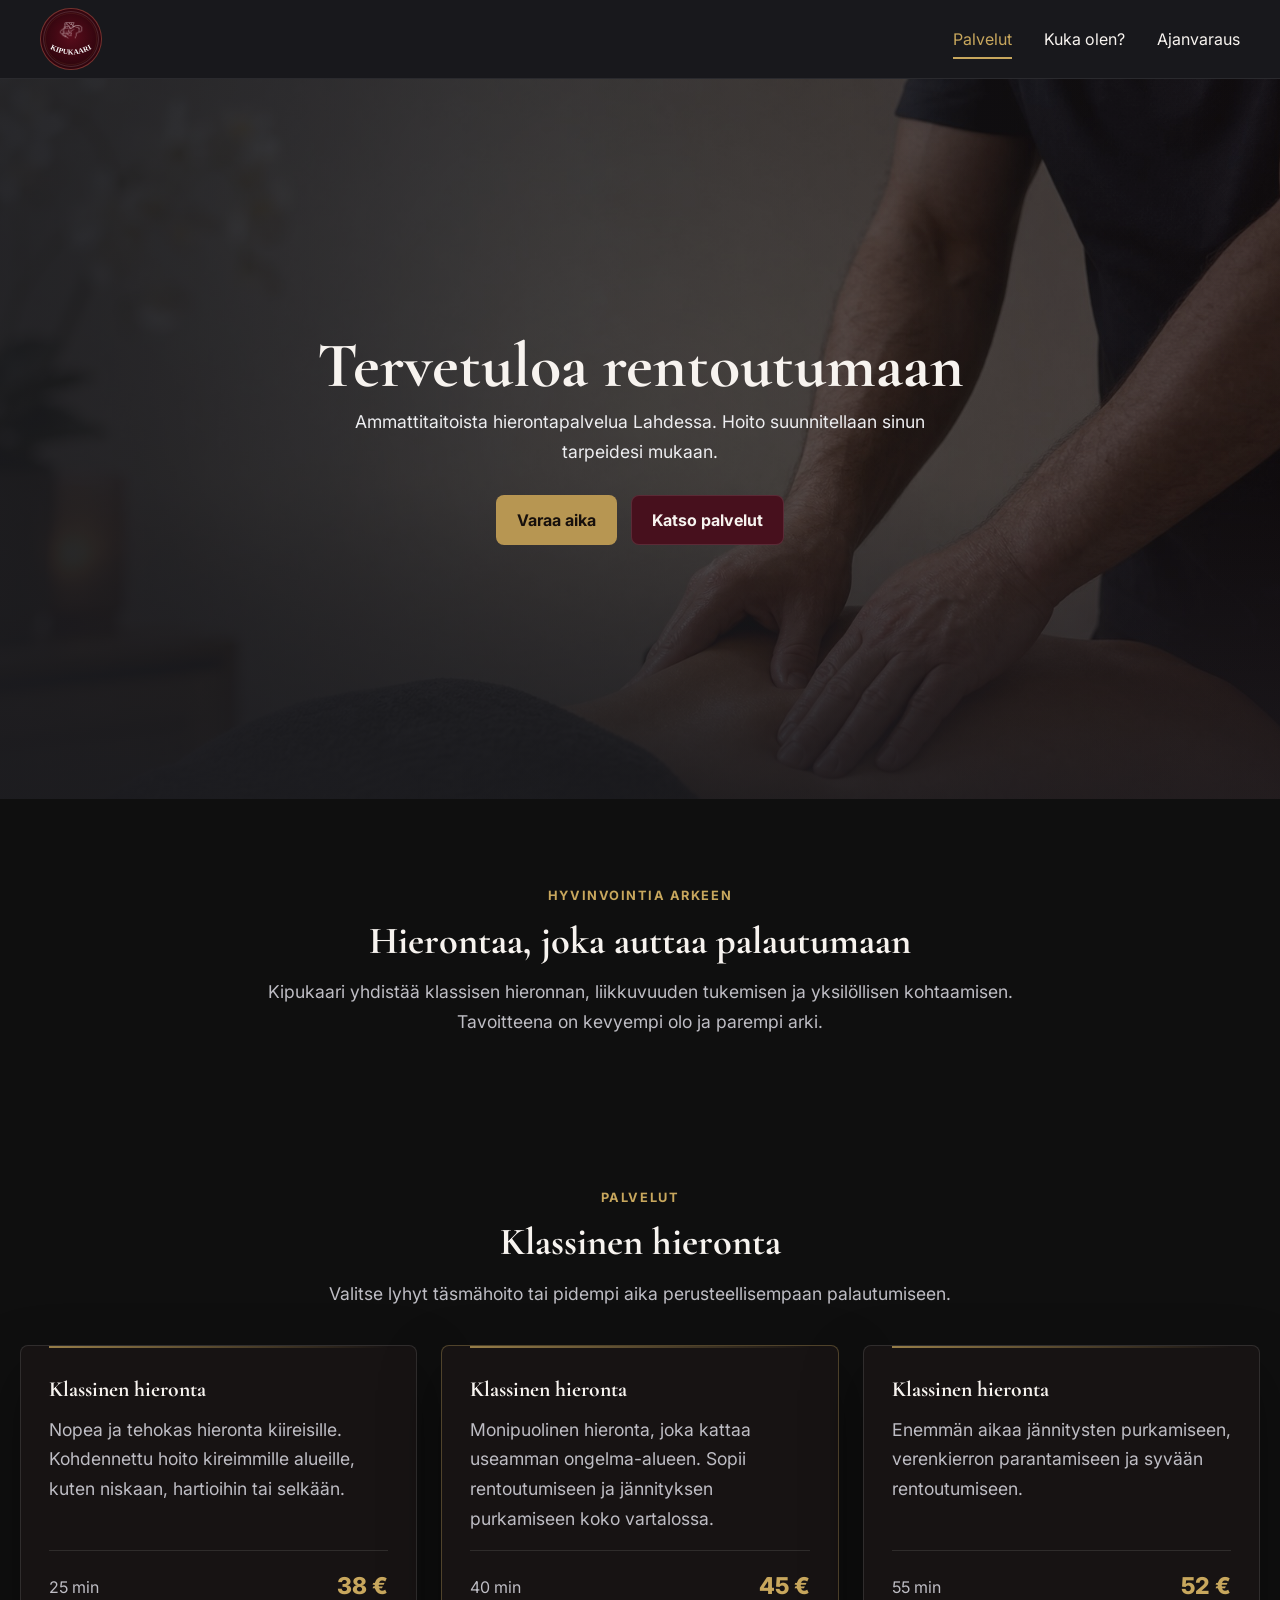
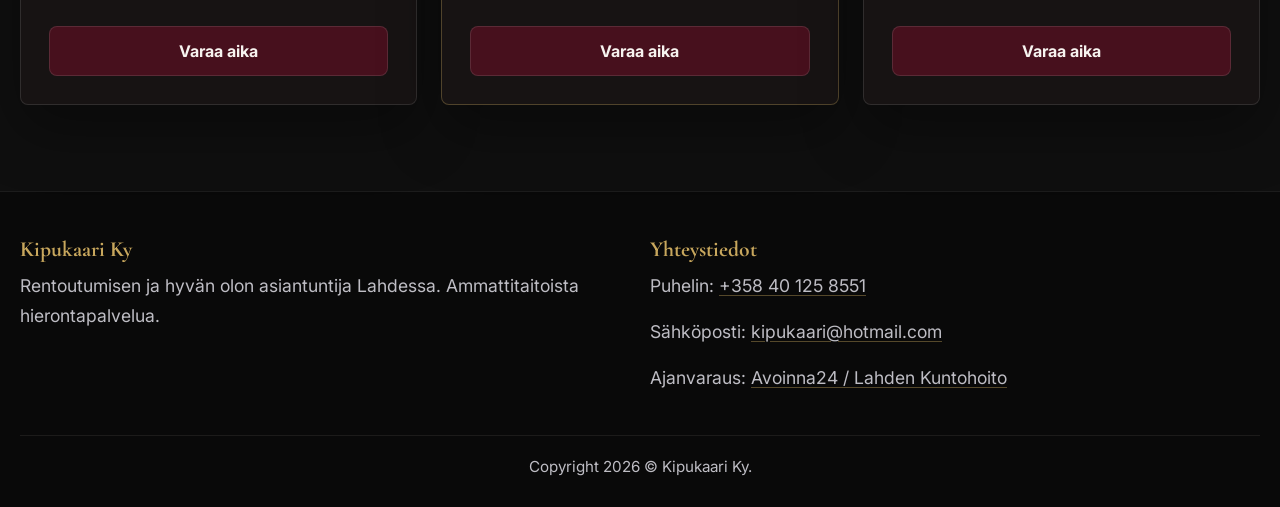
<file: KIPUKAARI_KY/index.html>
<!doctype html>
<html lang="fi">
  <head>
    <meta charset="UTF-8">
    <meta name="viewport" content="width=device-width, initial-scale=1.0">
    <title>Kipukaari Ky | Hierontapalvelut Lahdessa</title>
    <meta
      name="description"
      content="Kipukaari Ky tarjoaa ammattitaitoista hierontapalvelua Lahdessa. Tutustu palveluihin ja varaa aika."
    >
    <link
      href="https://cdn.jsdelivr.net/npm/bootstrap@5.3.0/dist/css/bootstrap.min.css"
      rel="stylesheet"
    >
    <link rel="preconnect" href="https://fonts.googleapis.com">
    <link rel="preconnect" href="https://fonts.gstatic.com" crossorigin>
    <link href="https://fonts.googleapis.com/css2?family=Cormorant+Garamond:wght@600;700&family=Inter:wght@400;500;600;700&display=swap" rel="stylesheet">
    <link rel="stylesheet" href="main.css">
    <script src="main.js" defer></script>
  </head>

  <body>
    <header class="header" id="header">
      <nav class="nav-container" aria-label="Päänavigaatio">
        <div class="nav-flex">
          <a href="./index.html" class="logo-link" aria-label="Kipukaari palvelut">
            <div class="logo-circle">
              <img src="./images/kipukaarilogo-round.svg" alt="Kipukaari logo" class="logo-image">
            </div>
            <span class="logo-text">Kipukaari</span>
          </a>

          <div class="nav-links">
            <a href="./index.html" class="nav-link active">
              Palvelut
              <span class="nav-underline"></span>
            </a>
            <a href="./tietoa.html" class="nav-link">Kuka olen?</a>
            <a href="./ajanvaraus.html" class="nav-link">Ajanvaraus</a>
          </div>

          <button class="mobile-toggle" type="button" onclick="toggleMenu()" aria-label="Avaa valikko">
            <svg class="menu-icon" width="24" height="24" viewBox="0 0 24 24" fill="none" stroke="currentColor" stroke-width="2" aria-hidden="true">
              <line x1="3" y1="12" x2="21" y2="12"></line>
              <line x1="3" y1="6" x2="21" y2="6"></line>
              <line x1="3" y1="18" x2="21" y2="18"></line>
            </svg>
            <svg class="close-icon hidden" width="24" height="24" viewBox="0 0 24 24" fill="none" stroke="currentColor" stroke-width="2" aria-hidden="true">
              <line x1="18" y1="6" x2="6" y2="18"></line>
              <line x1="6" y1="6" x2="18" y2="18"></line>
            </svg>
          </button>
        </div>

        <div class="mobile-menu" id="mobileMenu">
          <a href="./index.html" class="mobile-link active">Palvelut</a>
          <a href="./tietoa.html" class="mobile-link">Kuka olen?</a>
          <a href="./ajanvaraus.html" class="mobile-link">Ajanvaraus</a>
        </div>
      </nav>
    </header>

    <main>
      <section class="hero">
        <img src="./images/hero-hieronta-mies.jpg" class="hero-image" alt="Hieronta hartia- ja selkäalueelle">
        <div class="hero-overlay"></div>
        <div class="hero-content">
          <h1>Tervetuloa rentoutumaan</h1>
          <p>
            Ammattitaitoista hierontapalvelua Lahdessa. Hoito suunnitellaan sinun
            tarpeidesi mukaan.
          </p>
          <div class="hero-actions">
            <a href="./ajanvaraus.html" class="btn-primary">Varaa aika</a>
            <a href="#palvelut" class="btn-secondary">Katso palvelut</a>
          </div>
        </div>
      </section>

      <section class="section intro-section" aria-labelledby="intro-title">
        <div class="section-heading">
          <p class="eyebrow">Hyvinvointia arkeen</p>
          <h2 id="intro-title">Hierontaa, joka auttaa palautumaan</h2>
          <p>
            Kipukaari yhdistää klassisen hieronnan, liikkuvuuden tukemisen ja
            yksilöllisen kohtaamisen. Tavoitteena on kevyempi olo ja parempi arki.
          </p>
        </div>
      </section>

      <section class="section" id="palvelut" aria-labelledby="services-title">
        <div class="section-heading">
          <p class="eyebrow">Palvelut</p>
          <h2 id="services-title">Klassinen hieronta</h2>
          <p>Valitse lyhyt täsmähoito tai pidempi aika perusteellisempaan palautumiseen.</p>
        </div>

        <div class="services-grid">
          <article class="service-card">
            <h3>Klassinen hieronta</h3>
            <p>
              Nopea ja tehokas hieronta kiireisille. Kohdennettu hoito kireimmille
              alueille, kuten niskaan, hartioihin tai selkään.
            </p>
            <div class="servicecard-footer">
              <span class="time">25 min</span>
              <span class="price">38 €</span>
            </div>
            <a href="./ajanvaraus.html" class="service-card-button">Varaa aika</a>
          </article>

          <article class="service-card featured-card">
            <h3>Klassinen hieronta</h3>
            <p>
              Monipuolinen hieronta, joka kattaa useamman ongelma-alueen. Sopii
              rentoutumiseen ja jännityksen purkamiseen koko vartalossa.
            </p>
            <div class="servicecard-footer">
              <span class="time">40 min</span>
              <span class="price">45 €</span>
            </div>
            <a href="./ajanvaraus.html" class="service-card-button">Varaa aika</a>
          </article>

          <article class="service-card">
            <h3>Klassinen hieronta</h3>
            <p>
              Enemmän aikaa jännitysten purkamiseen, verenkierron parantamiseen
              ja syvään rentoutumiseen.
            </p>
            <div class="servicecard-footer">
              <span class="time">55 min</span>
              <span class="price">52 €</span>
            </div>
            <a href="./ajanvaraus.html" class="service-card-button">Varaa aika</a>
          </article>
        </div>
      </section>
    </main>

    <footer id="mainFooter">
      <div class="footer-content">
        <div class="footer-contact">
          <h3>Kipukaari Ky</h3>
          <p>
            Rentoutumisen ja hyvän olon asiantuntija Lahdessa.
            Ammattitaitoista hierontapalvelua.
          </p>
        </div>

        <div class="footer-contact">
          <h3>Yhteystiedot</h3>
          <p>Puhelin: <a href="tel:+358401258551">+358 40 125 8551</a></p>
          <p>Sähköposti: <a href="mailto:kipukaari@hotmail.com">kipukaari@hotmail.com</a></p>
          <p>Ajanvaraus: <a href="https://avoinna24.fi/lahdenkuntohoito/">Avoinna24 / Lahden Kuntohoito</a></p>
        </div>
      </div>

      <div class="footer-copyright">
        <p>Copyright 2026 © Kipukaari Ky.</p>
      </div>
    </footer>
  </body>
</html>
</file>
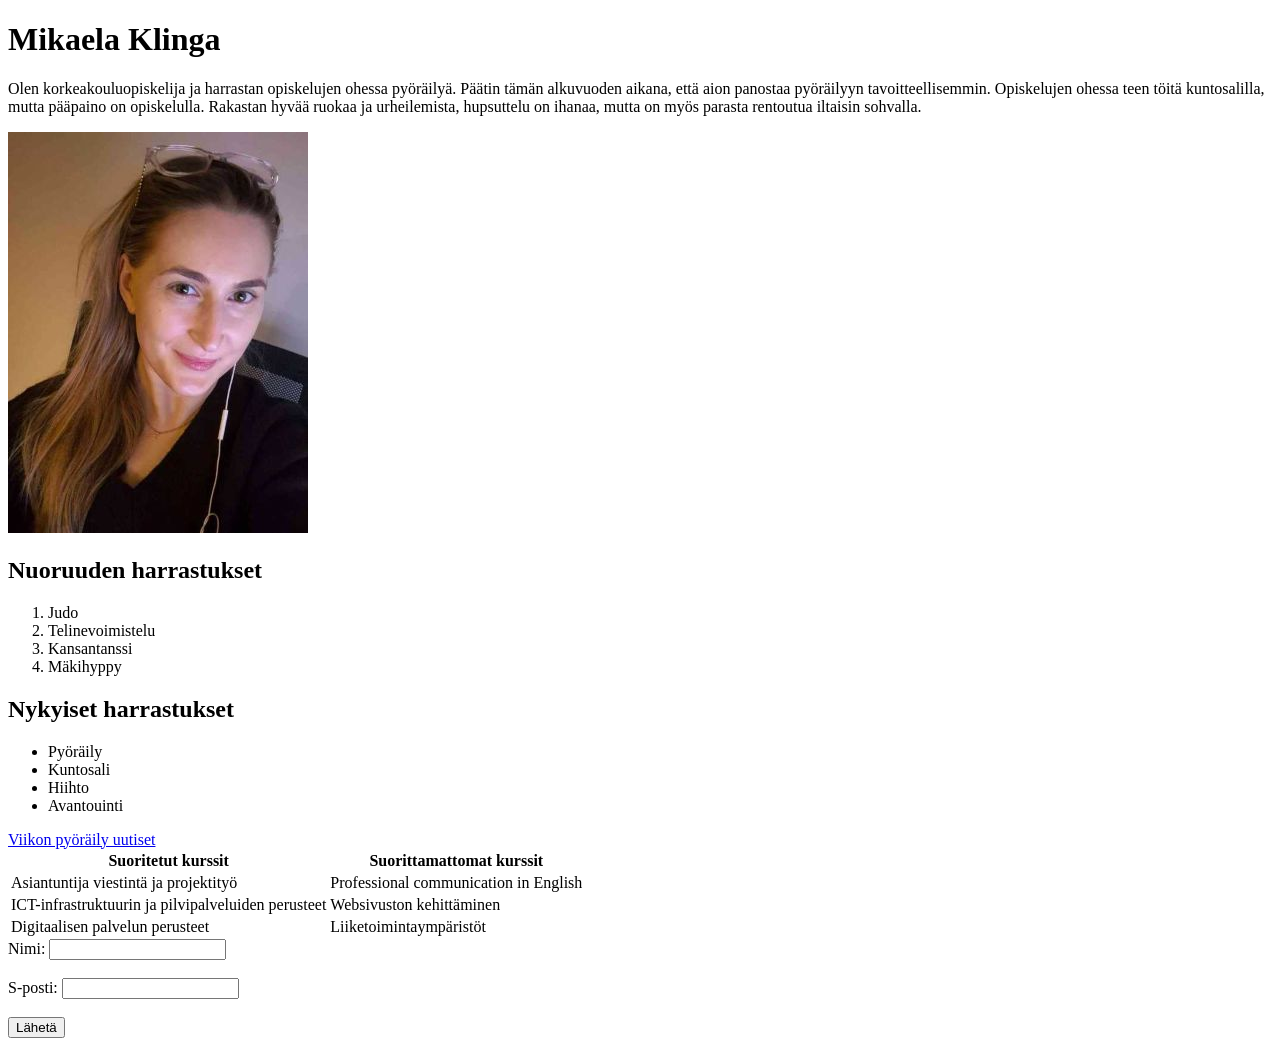
<file: WS01_HTML/index.html>
<!doctype html>
<html lang="en">
  <head>
    <meta charset="UTF-8" />
    <meta name="viewport" content="width=device-width, initial-scale=1.0" />
    <title>Mikaelan HTML sivu</title>
  </head>
  <body>
    <h1>Mikaela Klinga</h1>
    <p>
      Olen korkeakouluopiskelija ja harrastan opiskelujen ohessa pyöräilyä.
      Päätin tämän alkuvuoden aikana, että aion panostaa pyöräilyyn
      tavoitteellisemmin. Opiskelujen ohessa teen töitä kuntosalilla, mutta
      pääpaino on opiskelulla. Rakastan hyvää ruokaa ja urheilemista, hupsuttelu
      on ihanaa, mutta on myös parasta rentoutua iltaisin sohvalla.
    </p>
    <img src="./images/minun-kuva.jpg" alt="Kuvalinkki on rikki.." />
    <h2>Nuoruuden harrastukset</h2>
    <ol>
      <li>Judo</li>
      <li>Telinevoimistelu</li>
      <li>Kansantanssi</li>
      <li>Mäkihyppy</li>
    </ol>
    <h2>Nykyiset harrastukset</h2>
    <ul>
      <li>Pyöräily</li>
      <li>Kuntosali</li>
      <li>Hiihto</li>
      <li>Avantouinti</li>
    </ul>
    <a href="https://www.cyclingweekly.com">Viikon pyöräily uutiset</a>
    <table>
      <tr>
        <th>Suoritetut kurssit</th>
        <th>Suorittamattomat kurssit</th>
      </tr>
      <tr>
        <td>Asiantuntija viestintä ja projektityö</td>
        <td>Professional communication in English</td>
      </tr>
      <tr>
        <td>ICT-infrastruktuurin ja pilvipalveluiden perusteet</td>
        <td>Websivuston kehittäminen</td>
      </tr>
      <tr>
        <td>Digitaalisen palvelun perusteet</td>
        <td>Liiketoimintaympäristöt</td>
      </tr>
    </table>
    <form>
      <label for="name">Nimi:</label>
      <input type="text" id="name" name="name" /><br /><br />
      <label for="email">S-posti:</label>
      <input type="email" id="email" name="email" /><br /><br />
      <input type="submit" value="Lähetä" />
    </form>
  </body>
</html>
</file>
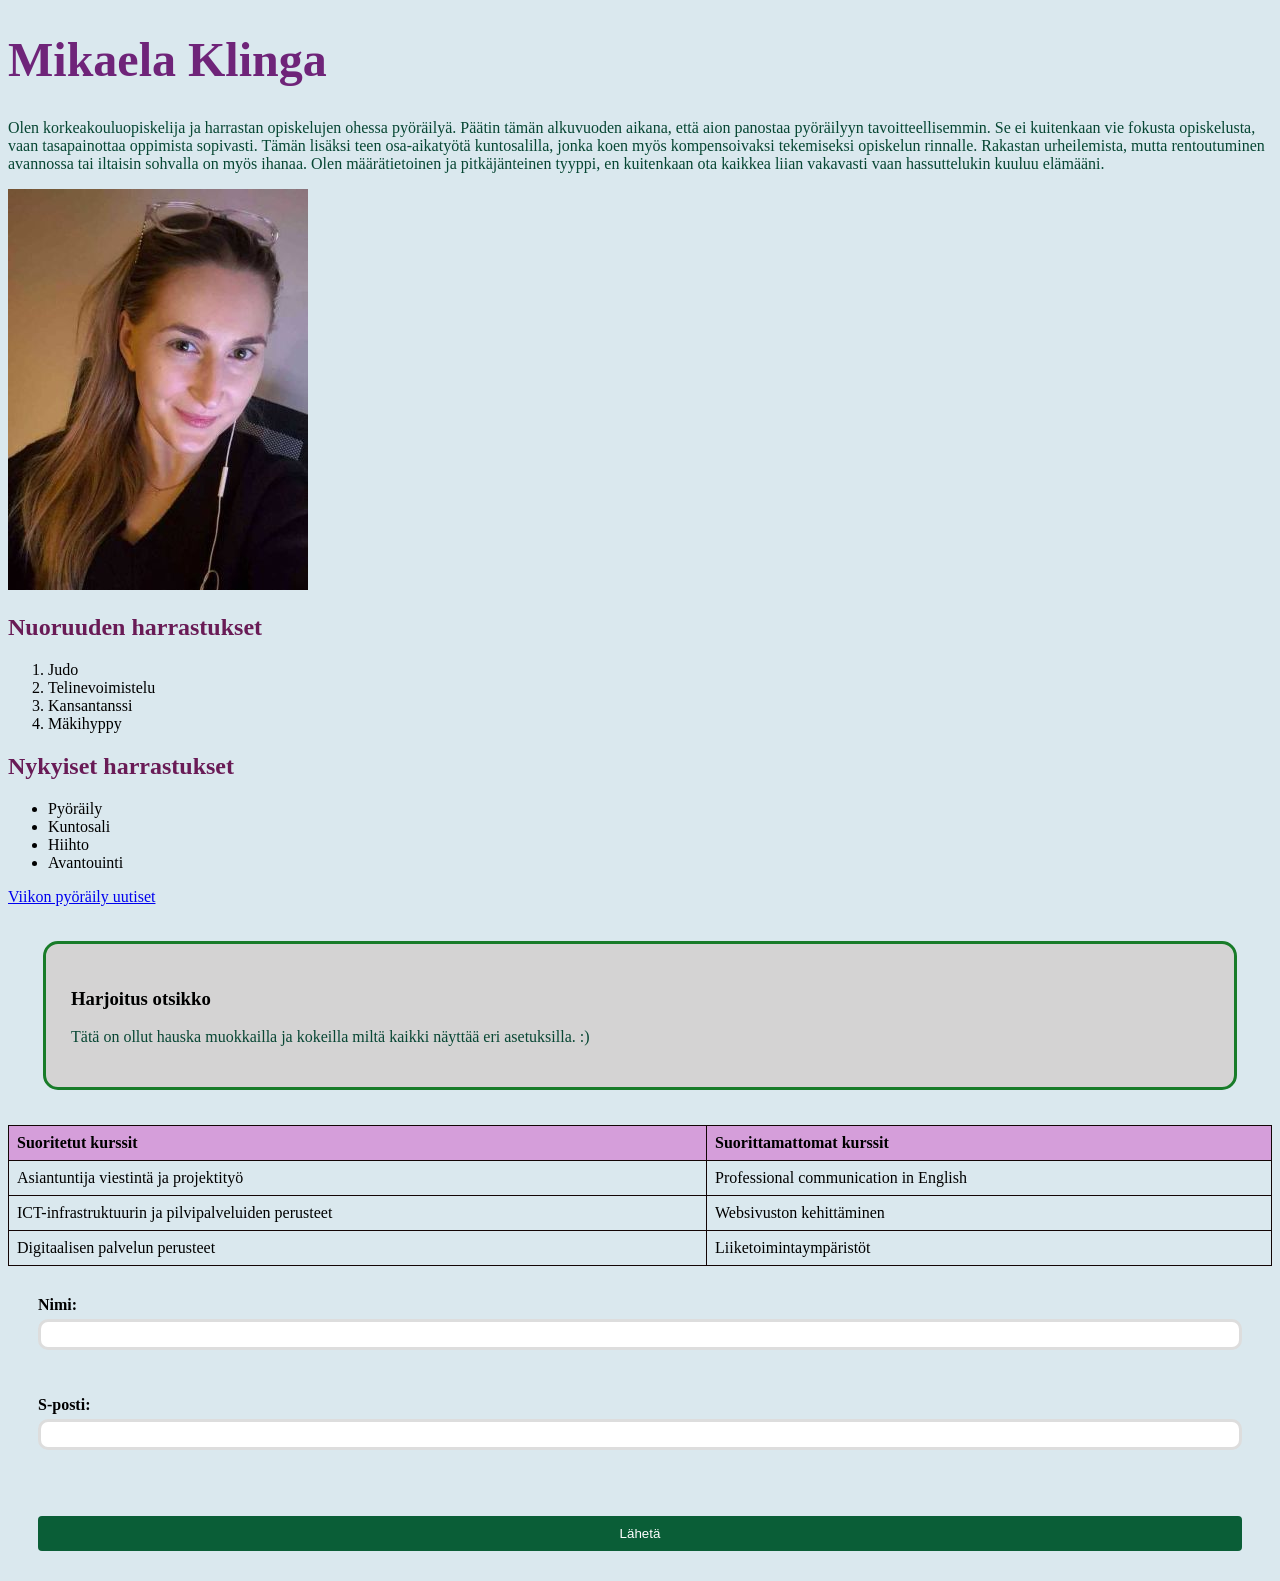
<file: WS02_CSS/index.html>
<!doctype html>
<html lang="en">
  <head>
    <meta charset="UTF-8" />
    <meta name="viewport" content="width=device-width, initial-scale=1.0" />
    <title>Mikaelan HTML sivu</title>
    <link rel="stylesheet" href="styles.css" />
  </head>
  <body>
    <h1 style="color: rgb(111, 36, 121)">Mikaela Klinga</h1>
    <p>
      Olen korkeakouluopiskelija ja harrastan opiskelujen ohessa pyöräilyä.
      Päätin tämän alkuvuoden aikana, että aion panostaa pyöräilyyn
      tavoitteellisemmin. Se ei kuitenkaan vie fokusta opiskelusta, vaan
      tasapainottaa oppimista sopivasti. Tämän lisäksi teen osa-aikatyötä
      kuntosalilla, jonka koen myös kompensoivaksi tekemiseksi opiskelun
      rinnalle. Rakastan urheilemista, mutta rentoutuminen avannossa tai
      iltaisin sohvalla on myös ihanaa. Olen määrätietoinen ja pitkäjänteinen
      tyyppi, en kuitenkaan ota kaikkea liian vakavasti vaan hassuttelukin
      kuuluu elämääni.
    </p>
    <img src="./images/minun-kuva.jpg" alt="Kuvalinkki on rikki.." />
    <h2>Nuoruuden harrastukset</h2>
    <ol>
      <li>Judo</li>
      <li>Telinevoimistelu</li>
      <li>Kansantanssi</li>
      <li>Mäkihyppy</li>
    </ol>
    <h2>Nykyiset harrastukset</h2>
    <ul>
      <li>Pyöräily</li>
      <li>Kuntosali</li>
      <li>Hiihto</li>
      <li>Avantouinti</li>
    </ul>
    <a href="https://www.cyclingweekly.com">Viikon pyöräily uutiset</a>
    <div class="content-box">
      <h3>Harjoitus otsikko</h3>
      <p>
        Tätä on ollut hauska muokkailla ja kokeilla miltä kaikki näyttää eri
        asetuksilla. :)
      </p>
    </div>
    <table>
      <tr>
        <th>Suoritetut kurssit</th>
        <th>Suorittamattomat kurssit</th>
      </tr>
      <tr>
        <td>Asiantuntija viestintä ja projektityö</td>
        <td>Professional communication in English</td>
      </tr>
      <tr>
        <td>ICT-infrastruktuurin ja pilvipalveluiden perusteet</td>
        <td>Websivuston kehittäminen</td>
      </tr>
      <tr>
        <td>Digitaalisen palvelun perusteet</td>
        <td>Liiketoimintaympäristöt</td>
      </tr>
    </table>
    <form>
      <label for="name">Nimi:</label>
      <input type="text" id="name" name="name" /><br /><br />
      <label for="email">S-posti:</label>
      <input type="email" id="email" name="email" /><br /><br />
      <input type="submit" value="Lähetä" />
    </form>
  </body>
</html>
</file>
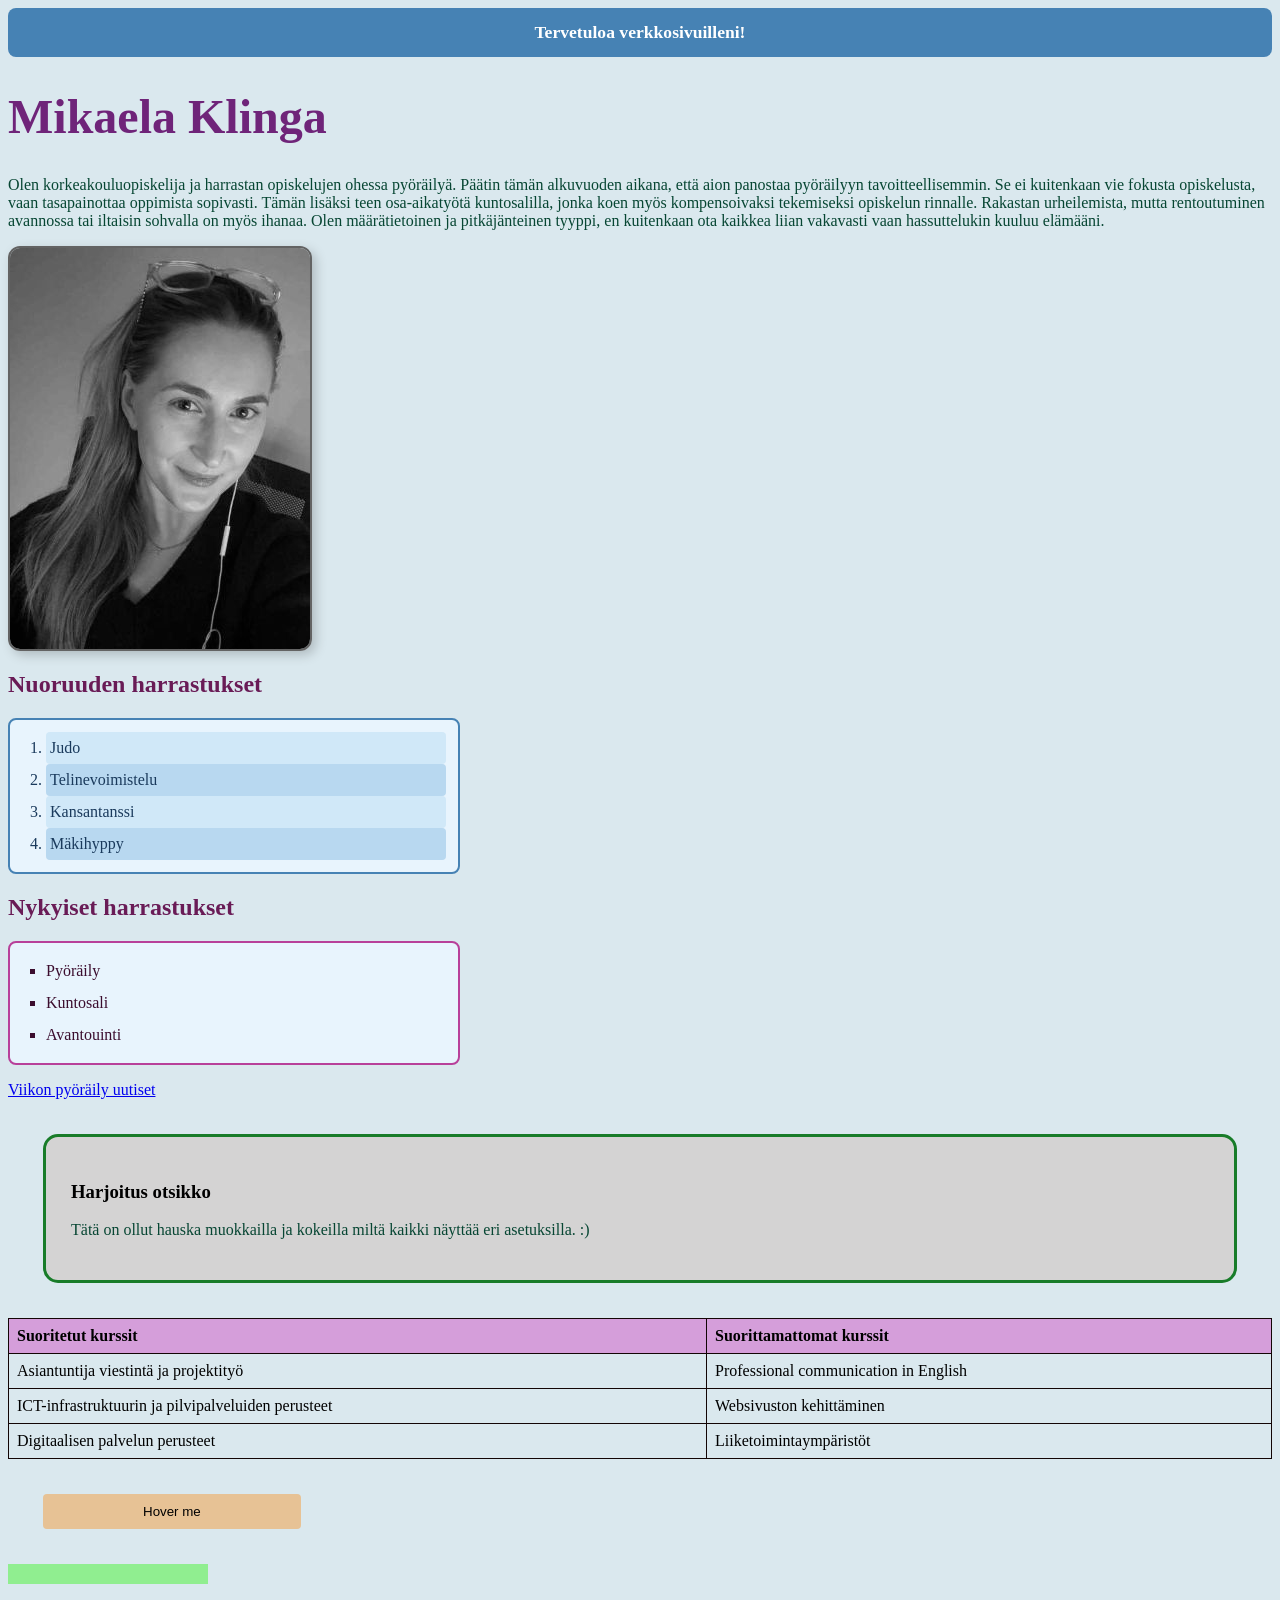
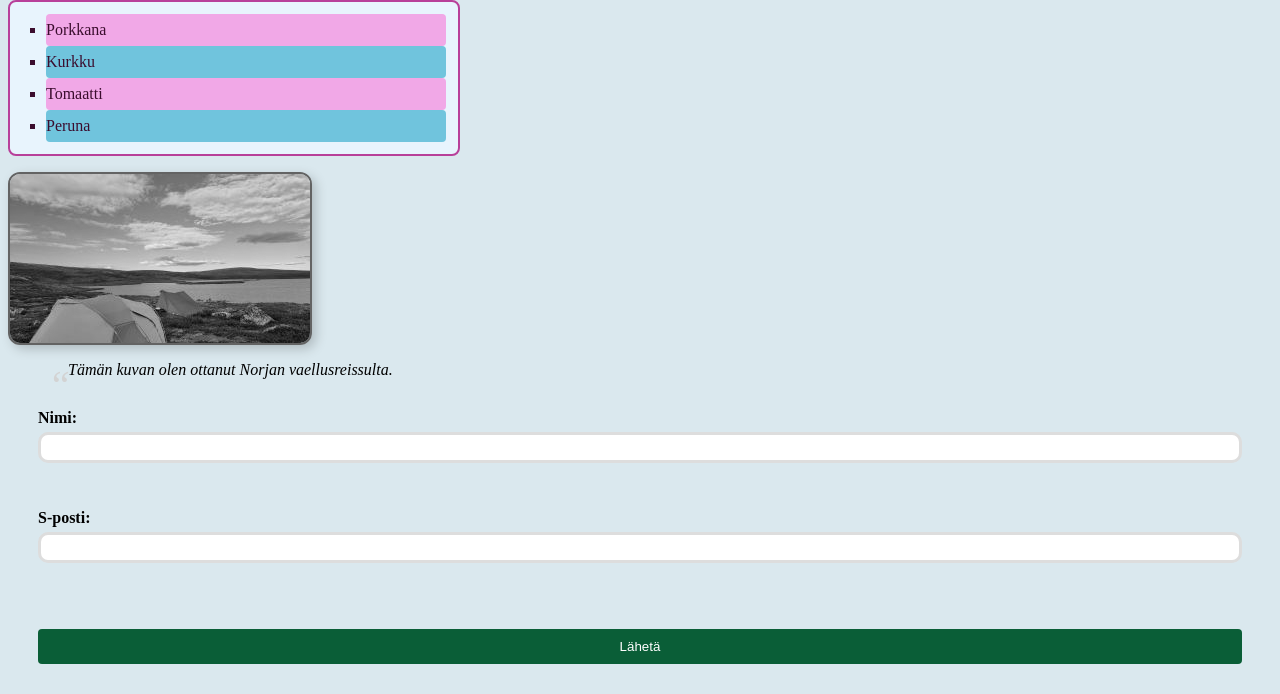
<file: WS03_CSS_Advanced/index.html>
<!doctype html>
<html lang="en">
  <head>
    <meta charset="UTF-8" />
    <meta name="viewport" content="width=device-width, initial-scale=1.0" />
    <title>Mikaelan HTML sivu</title>
    <link rel="stylesheet" href="styles.css" />
  </head>

  <body>
    <div class="animated-banner">Tervetuloa verkkosivuilleni!</div>
    <h1 style="color: rgb(111, 36, 121)">Mikaela Klinga</h1>
    <p>
      Olen korkeakouluopiskelija ja harrastan opiskelujen ohessa pyöräilyä.
      Päätin tämän alkuvuoden aikana, että aion panostaa pyöräilyyn
      tavoitteellisemmin. Se ei kuitenkaan vie fokusta opiskelusta, vaan
      tasapainottaa oppimista sopivasti. Tämän lisäksi teen osa-aikatyötä
      kuntosalilla, jonka koen myös kompensoivaksi tekemiseksi opiskelun
      rinnalle. Rakastan urheilemista, mutta rentoutuminen avannossa tai
      iltaisin sohvalla on myös ihanaa. Olen määrätietoinen ja pitkäjänteinen
      tyyppi, en kuitenkaan ota kaikkea liian vakavasti vaan hassuttelukin
      kuuluu elämääni.
    </p>

    <img
      src="./images/minun-kuva.jpg"
      alt="Kuvalinkki on rikki.."
      class="filter-image"
    />

    <h2>Nuoruuden harrastukset</h2>

    <ol>
      <li>Judo</li>
      <li>Telinevoimistelu</li>
      <li>Kansantanssi</li>
      <li>Mäkihyppy</li>
    </ol>

    <h2>Nykyiset harrastukset</h2>

    <ul>
      <li>Pyöräily</li>
      <li>Kuntosali</li>
      <li>Avantouinti</li>
    </ul>

    <a href="https://www.cyclingweekly.com">Viikon pyöräily uutiset</a>

    <div class="content-box">
      <h3>Harjoitus otsikko</h3>
      <p>
        Tätä on ollut hauska muokkailla ja kokeilla miltä kaikki näyttää eri
        asetuksilla. :)
      </p>
    </div>

    <table>
      <tr>
        <th>Suoritetut kurssit</th>
        <th>Suorittamattomat kurssit</th>
      </tr>
      <tr>
        <td>Asiantuntija viestintä ja projektityö</td>
        <td>Professional communication in English</td>
      </tr>
      <tr>
        <td>ICT-infrastruktuurin ja pilvipalveluiden perusteet</td>
        <td>Websivuston kehittäminen</td>
      </tr>
      <tr>
        <td>Digitaalisen palvelun perusteet</td>
        <td>Liiketoimintaympäristöt</td>
      </tr>
    </table>

    <button class="transition-button">Hover me</button>

    <div class="animation-box"></div>

    <ul class="pseudo-list">
      <li>Porkkana</li>
      <li>Kurkku</li>
      <li>Tomaatti</li>
      <li>Peruna</li>
    </ul>

    <img
      src="./images/kuva-norja.jpg"
      alt="Sample Image"
      class="filter-image"
    />

    <blockquote class="quote">
      Tämän kuvan olen ottanut Norjan vaellusreissulta.
    </blockquote>

    <form>
      <label for="name">Nimi:</label>
      <input type="text" id="name" name="name" /><br /><br />
      <label for="email">S-posti:</label>
      <input type="email" id="email" name="email" /><br /><br />
      <input type="submit" value="Lähetä" />
    </form>
  </body>
</html>
</file>
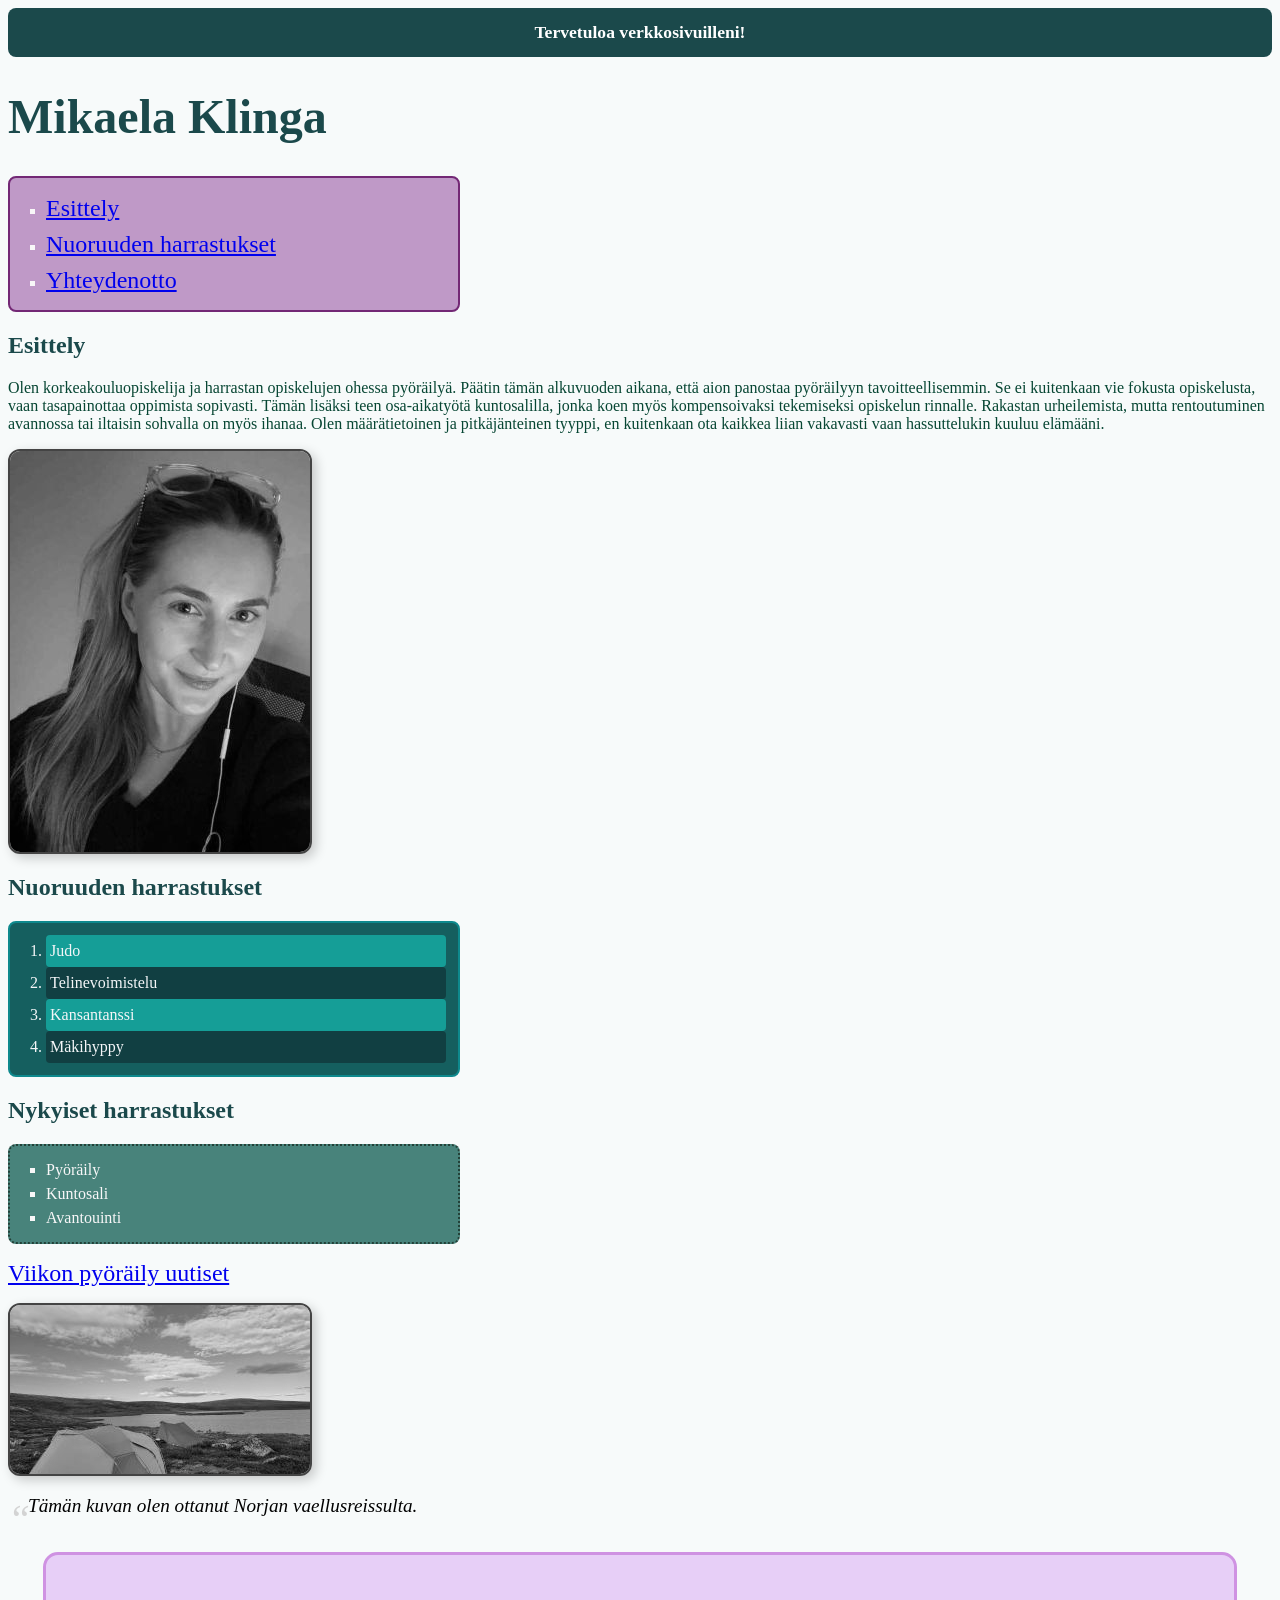
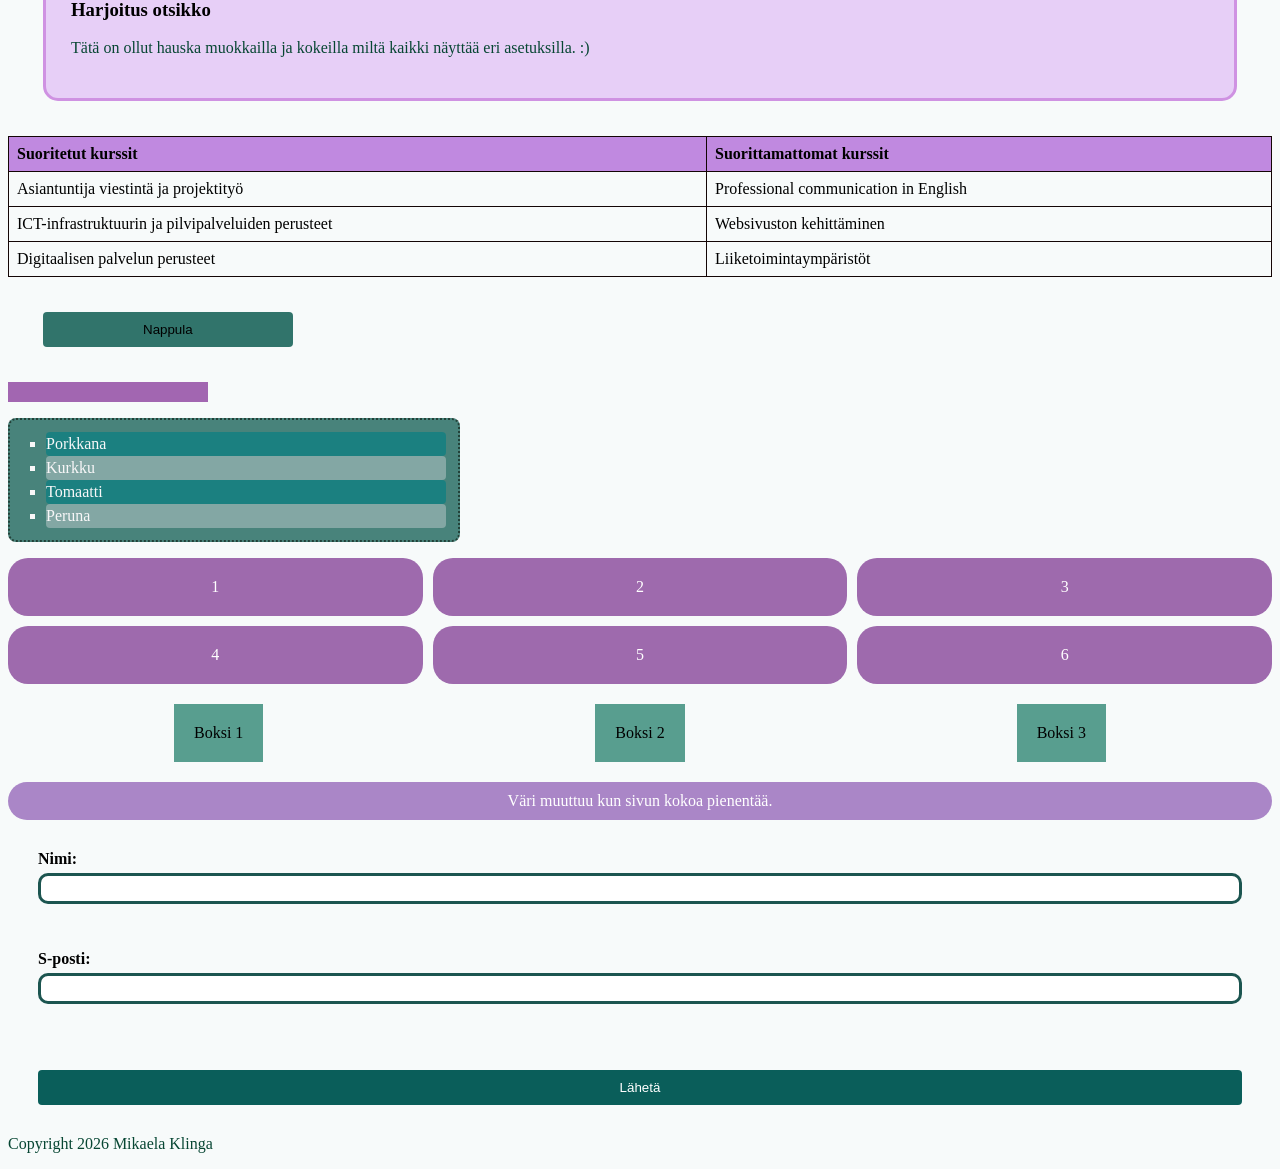
<file: WS04_Page_Layout/index.html>
<!doctype html>
<html lang="en">
  <head>
    <meta charset="UTF-8" />
    <meta name="viewport" content="width=device-width, initial-scale=1.0" />
    <title>Mikaelan HTML sivu</title>
    <link rel="stylesheet" href="styles.css" />
  </head>

  <body>
    <div class="animated-banner">Tervetuloa verkkosivuilleni!</div>
    <header>
      <h1 style="color: rgb(27, 73, 75)">Mikaela Klinga</h1>
      <nav>
        <ul>
          <li><a href="#esittely">Esittely</a></li>
          <li><a href="#nuoruuden-harrastukset">Nuoruuden harrastukset</a></li>
          <li><a href="#yhteydenotto">Yhteydenotto</a></li>
        </ul>
      </nav>
    </header>

    <main>
      <section id="esittely">
        <h2>Esittely</h2>
        <p>
          Olen korkeakouluopiskelija ja harrastan opiskelujen ohessa pyöräilyä.
          Päätin tämän alkuvuoden aikana, että aion panostaa pyöräilyyn
          tavoitteellisemmin. Se ei kuitenkaan vie fokusta opiskelusta, vaan
          tasapainottaa oppimista sopivasti. Tämän lisäksi teen osa-aikatyötä
          kuntosalilla, jonka koen myös kompensoivaksi tekemiseksi opiskelun
          rinnalle. Rakastan urheilemista, mutta rentoutuminen avannossa tai
          iltaisin sohvalla on myös ihanaa. Olen määrätietoinen ja
          pitkäjänteinen tyyppi, en kuitenkaan ota kaikkea liian vakavasti vaan
          hassuttelukin kuuluu elämääni.
        </p>
      </section>
    </main>

    <img
      src="./images/minun-kuva.jpg"
      alt="Kuvalinkki on rikki.."
      class="filter-image"
    />

    <h2 id="nuoruuden-harrastukset">Nuoruuden harrastukset</h2>

    <ol>
      <li>Judo</li>
      <li>Telinevoimistelu</li>
      <li>Kansantanssi</li>
      <li>Mäkihyppy</li>
    </ol>

    <h2>Nykyiset harrastukset</h2>

    <ul class="list-style-1">
      <li>Pyöräily</li>
      <li>Kuntosali</li>
      <li>Avantouinti</li>
    </ul>

    <a href="https://www.cyclingweekly.com">Viikon pyöräily uutiset</a>

    <img
      src="./images/kuva-norja.jpg"
      alt="Sample Image"
      class="filter-image"
    />

    <blockquote class="quote">
      Tämän kuvan olen ottanut Norjan vaellusreissulta.
    </blockquote>

    <div class="content-box">
      <h3>Harjoitus otsikko</h3>
      <p>
        Tätä on ollut hauska muokkailla ja kokeilla miltä kaikki näyttää eri
        asetuksilla. :)
      </p>
    </div>

    <table>
      <tr>
        <th>Suoritetut kurssit</th>
        <th>Suorittamattomat kurssit</th>
      </tr>
      <tr>
        <td>Asiantuntija viestintä ja projektityö</td>
        <td>Professional communication in English</td>
      </tr>
      <tr>
        <td>ICT-infrastruktuurin ja pilvipalveluiden perusteet</td>
        <td>Websivuston kehittäminen</td>
      </tr>
      <tr>
        <td>Digitaalisen palvelun perusteet</td>
        <td>Liiketoimintaympäristöt</td>
      </tr>
    </table>

    <button class="transition-button">Nappula</button>

    <div class="animation-box"></div>

    <ul class="pseudo-list list-style-1">
      <li>Porkkana</li>
      <li>Kurkku</li>
      <li>Tomaatti</li>
      <li>Peruna</li>
    </ul>

    <div class="grid-container">
      <div class="grid-item">1</div>
      <div class="grid-item">2</div>
      <div class="grid-item">3</div>
      <div class="grid-item">4</div>
      <div class="grid-item">5</div>
      <div class="grid-item">6</div>
    </div>

    <div class="flex-container">
      <div class="box">Boksi 1</div>
      <div class="box">Boksi 2</div>
      <div class="box">Boksi 3</div>
    </div>

    <div class="responsive-box">Väri muuttuu kun sivun kokoa pienentää.</div>

    <form id="yhteydenotto">
      <label for="name">Nimi:</label>
      <input type="text" id="name" name="name" /><br /><br />
      <label for="email">S-posti:</label>
      <input type="email" id="email" name="email" /><br /><br />
      <input type="submit" value="Lähetä" />
    </form>
    <footer>
      <p>Copyright 2026 Mikaela Klinga</p>
    </footer>
  </body>
</html>
</file>
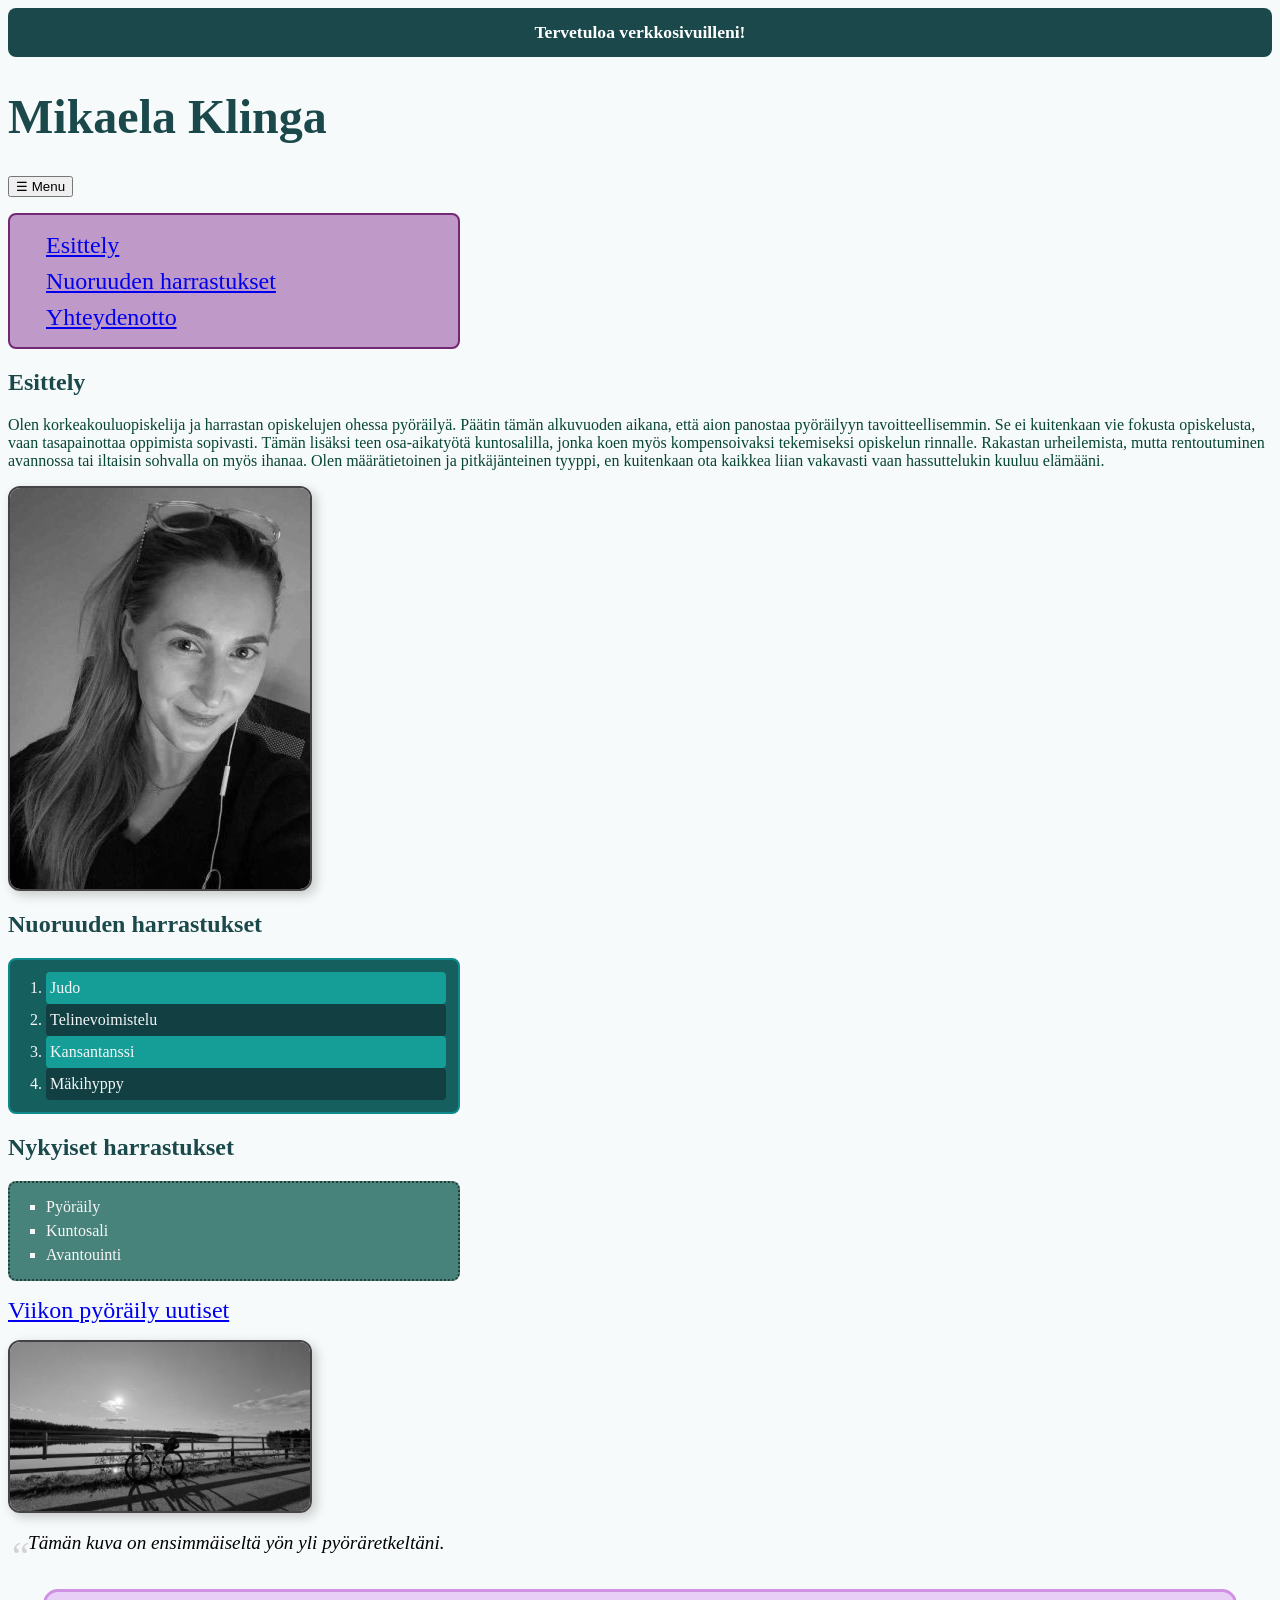
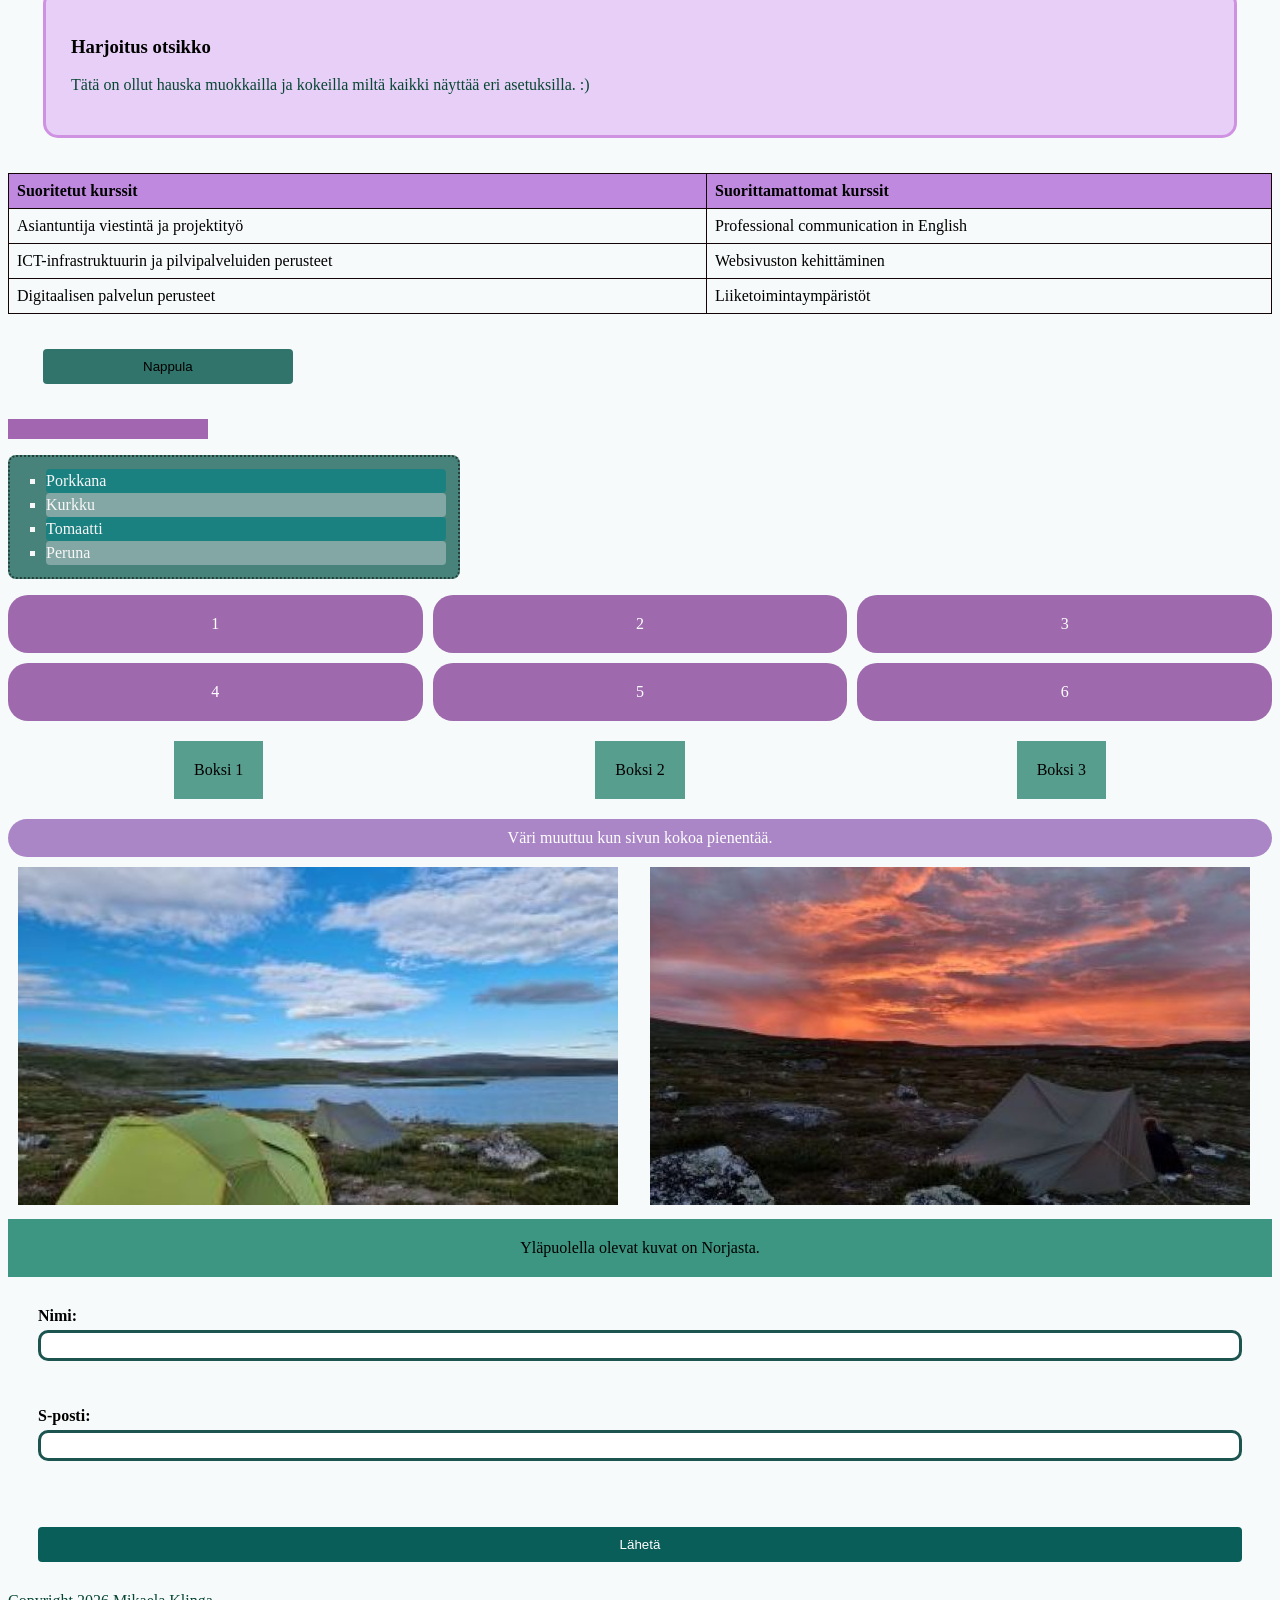
<file: WS05_Responsive_Design/index.html>
<!doctype html>
<html lang="en">
  <head>
    <meta charset="UTF-8" />
    <meta name="viewport" content="width=device-width, initial-scale=1.0" />
    <title>Mikaelan HTML sivu</title>
    <link rel="stylesheet" href="styles.css" />
  </head>

  <body>
    <div class="animated-banner">Tervetuloa verkkosivuilleni!</div>
    <header>
      <h1 style="color: rgb(27, 73, 75)">Mikaela Klinga</h1>
      <nav class="responsive-nav">
        <button class="menu-toggle">☰ Menu</button>
        <ul class="nav-list">
          <li><a href="#esittely">Esittely</a></li>
          <li><a href="#nuoruuden-harrastukset">Nuoruuden harrastukset</a></li>
          <li><a href="#yhteydenotto">Yhteydenotto</a></li>
        </ul>
      </nav>
    </header>

    <main>
      <section id="esittely">
        <h2>Esittely</h2>
        <p>
          Olen korkeakouluopiskelija ja harrastan opiskelujen ohessa pyöräilyä.
          Päätin tämän alkuvuoden aikana, että aion panostaa pyöräilyyn
          tavoitteellisemmin. Se ei kuitenkaan vie fokusta opiskelusta, vaan
          tasapainottaa oppimista sopivasti. Tämän lisäksi teen osa-aikatyötä
          kuntosalilla, jonka koen myös kompensoivaksi tekemiseksi opiskelun
          rinnalle. Rakastan urheilemista, mutta rentoutuminen avannossa tai
          iltaisin sohvalla on myös ihanaa. Olen määrätietoinen ja
          pitkäjänteinen tyyppi, en kuitenkaan ota kaikkea liian vakavasti vaan
          hassuttelukin kuuluu elämääni.
        </p>
      </section>
    </main>

    <img
      src="./images/minun-kuva.jpg"
      alt="Kuvalinkki on rikki.."
      class="filter-image image-1"
    />

    <h2 id="nuoruuden-harrastukset">Nuoruuden harrastukset</h2>

    <ol>
      <li>Judo</li>
      <li>Telinevoimistelu</li>
      <li>Kansantanssi</li>
      <li>Mäkihyppy</li>
    </ol>

    <h2>Nykyiset harrastukset</h2>

    <ul class="list-style-1">
      <li>Pyöräily</li>
      <li>Kuntosali</li>
      <li>Avantouinti</li>
    </ul>

    <a href="https://www.cyclingweekly.com">Viikon pyöräily uutiset</a>

    <img
      src="./images/kuva-bikepacking.jpg"
      alt="Sample Image"
      class="filter-image image-1"
    />

    <blockquote class="quote">
      Tämän kuva on ensimmäiseltä yön yli pyöräretkeltäni.
    </blockquote>

    <div class="content-box">
      <h3>Harjoitus otsikko</h3>
      <p>
        Tätä on ollut hauska muokkailla ja kokeilla miltä kaikki näyttää eri
        asetuksilla. :)
      </p>
    </div>

    <table>
      <tr>
        <th>Suoritetut kurssit</th>
        <th>Suorittamattomat kurssit</th>
      </tr>
      <tr>
        <td>Asiantuntija viestintä ja projektityö</td>
        <td>Professional communication in English</td>
      </tr>
      <tr>
        <td>ICT-infrastruktuurin ja pilvipalveluiden perusteet</td>
        <td>Websivuston kehittäminen</td>
      </tr>
      <tr>
        <td>Digitaalisen palvelun perusteet</td>
        <td>Liiketoimintaympäristöt</td>
      </tr>
    </table>

    <button class="transition-button">Nappula</button>

    <div class="animation-box"></div>

    <ul class="pseudo-list list-style-1">
      <li>Porkkana</li>
      <li>Kurkku</li>
      <li>Tomaatti</li>
      <li>Peruna</li>
    </ul>

    <div class="grid-container">
      <div class="grid-item">1</div>
      <div class="grid-item">2</div>
      <div class="grid-item">3</div>
      <div class="grid-item">4</div>
      <div class="grid-item">5</div>
      <div class="grid-item">6</div>
    </div>

    <div class="flex-container">
      <div class="box">Boksi 1</div>
      <div class="box">Boksi 2</div>
      <div class="box">Boksi 3</div>
    </div>

    <div class="responsive-box">Väri muuttuu kun sivun kokoa pienentää.</div>

    <div class="responsive-container">
      <div class="column">
        <img
          src="./images/kuva-norja.jpg"
          alt="Responsive Image"
          class="responsive-image"
        />
      </div>
      <div class="column">
        <img
          src="./images/kuva-norja-1.jpg"
          alt="Responsive Image"
          class="responsive-image"
        />
      </div>
    </div>

    <div class="media-query-box">Yläpuolella olevat kuvat on Norjasta.</div>

    <form id="yhteydenotto">
      <label for="name">Nimi:</label>
      <input type="text" id="name" name="name" /><br /><br />
      <label for="email">S-posti:</label>
      <input type="email" id="email" name="email" /><br /><br />
      <input type="submit" value="Lähetä" />
    </form>
    <footer>
      <p>Copyright 2026 Mikaela Klinga</p>
    </footer>
  </body>
</html>
</file>
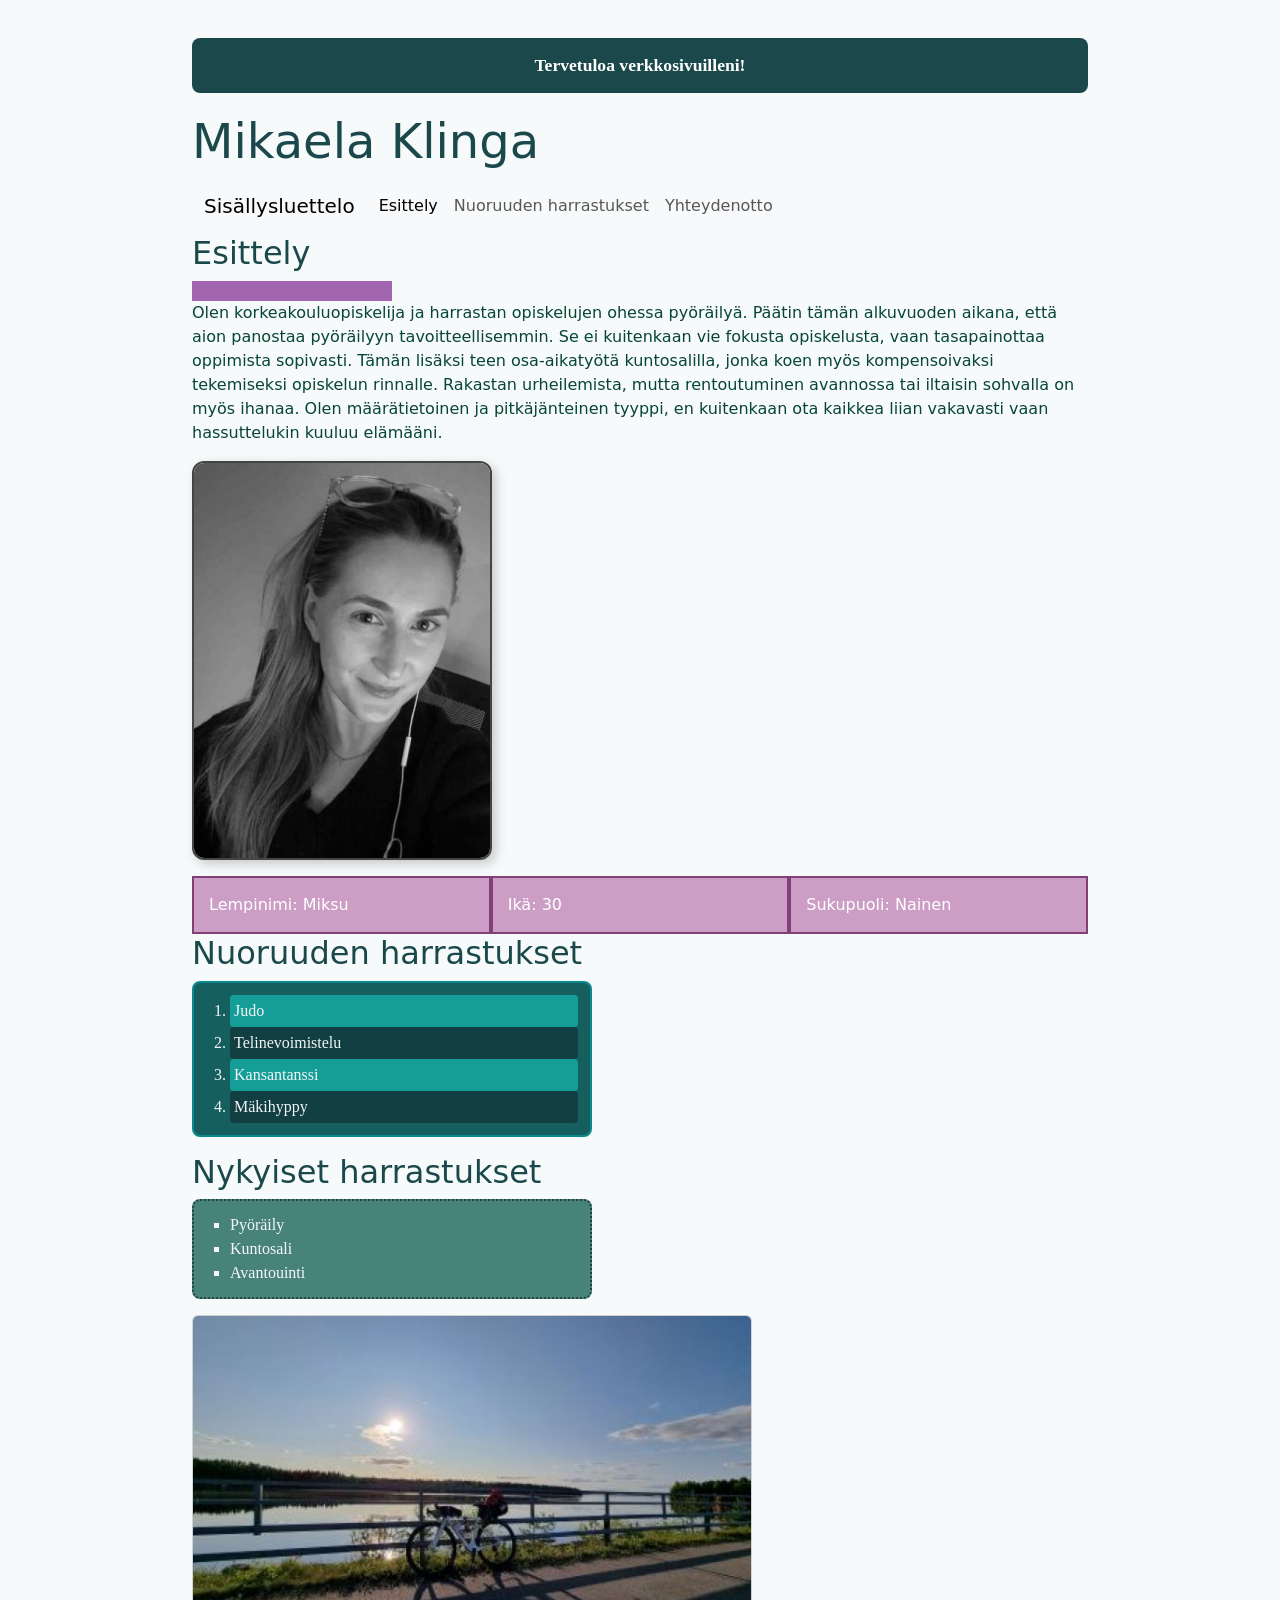
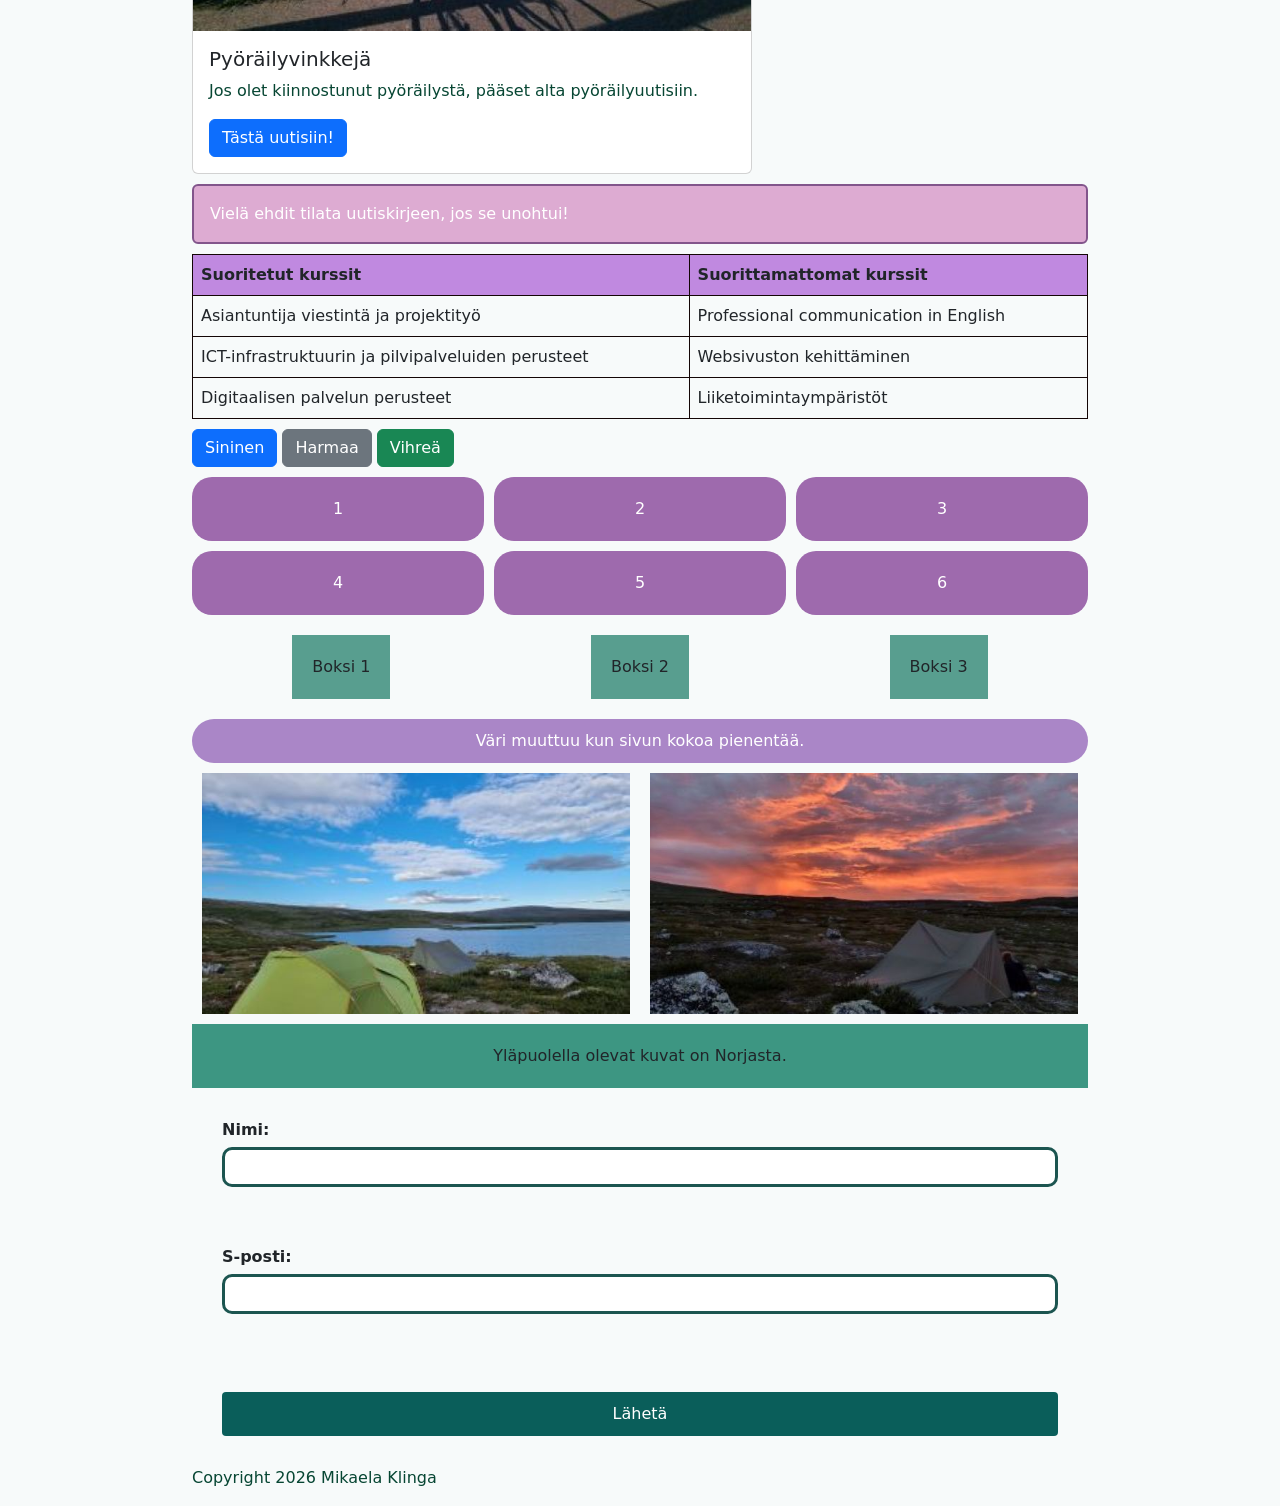
<file: WS06_Bootstrap/index.html>
<!doctype html>
<html lang="en">
  <head>
    <meta charset="UTF-8" />
    <meta name="viewport" content="width=device-width, initial-scale=1.0" />
    <title>Mikaelan HTML sivu</title>
    <link
      href="https://cdn.jsdelivr.net/npm/bootstrap@5.3.0/dist/css/bootstrap.min.css"
      rel="stylesheet"
    />
    <link rel="stylesheet" href="styles.css" />
  </head>

  <body>
    <div class="animated-banner">Tervetuloa verkkosivuilleni!</div>
    <header>
      <h1 style="color: rgb(27, 73, 75)">Mikaela Klinga</h1>
      <script src="https://cdn.jsdelivr.net/npm/bootstrap@5.3.0/dist/js/bootstrap.bundle.min.js"></script>
      <nav class="navbar navbar-expand-lg navbar-light bg-light">
        <div class="container-fluid">
          <a class="navbar-brand" href="#">Sisällysluettelo</a>
          <button
            class="navbar-toggler"
            type="button"
            data-bs-toggle="collapse"
            data-bs-target="#navbarNav"
            aria-controls="navbarNav"
            aria-expanded="false"
            aria-label="Toggle navigation"
          >
            <span class="navbar-toggler-icon"></span>
          </button>
          <div class="collapse navbar-collapse" id="navbarNav">
            <ul class="navbar-nav me-auto mb-2 mb-lg-0">
              <li class="nav-item">
                <a class="nav-link active" aria-current="page" href="#esittely"
                  >Esittely</a
                >
              </li>
              <li class="nav-item">
                <a class="nav-link" href="#nuoruuden-harrastukset"
                  >Nuoruuden harrastukset</a
                >
              </li>
              <li class="nav-item">
                <a class="nav-link" href="#yhteydenotto">Yhteydenotto</a>
              </li>
            </ul>
          </div>
        </div>
      </nav>
    </header>

    <main>
      <section id="esittely">
        <h2>Esittely</h2>
        <div class="animation-box"></div>
        <p>
          Olen korkeakouluopiskelija ja harrastan opiskelujen ohessa pyöräilyä.
          Päätin tämän alkuvuoden aikana, että aion panostaa pyöräilyyn
          tavoitteellisemmin. Se ei kuitenkaan vie fokusta opiskelusta, vaan
          tasapainottaa oppimista sopivasti. Tämän lisäksi teen osa-aikatyötä
          kuntosalilla, jonka koen myös kompensoivaksi tekemiseksi opiskelun
          rinnalle. Rakastan urheilemista, mutta rentoutuminen avannossa tai
          iltaisin sohvalla on myös ihanaa. Olen määrätietoinen ja
          pitkäjänteinen tyyppi, en kuitenkaan ota kaikkea liian vakavasti vaan
          hassuttelukin kuuluu elämääni.
        </p>
      </section>
    </main>

    <img
      src="./images/minun-kuva.jpg"
      alt="Kuvalinkki on rikki.."
      class="filter-image image-1"
    />

    <div class="container">
      <div class="row">
        <div class="col-md-4 col-12 mikaela-bootstrap-grid">
          Lempinimi: Miksu
        </div>
        <div class="col-md-4 col-12 mikaela-bootstrap-grid">Ikä: 30</div>
        <div class="col-md-4 col-12 mikaela-bootstrap-grid">
          Sukupuoli: Nainen
        </div>
      </div>
    </div>

    <h2 id="nuoruuden-harrastukset">Nuoruuden harrastukset</h2>

    <ol>
      <li>Judo</li>
      <li>Telinevoimistelu</li>
      <li>Kansantanssi</li>
      <li>Mäkihyppy</li>
    </ol>

    <h2>Nykyiset harrastukset</h2>

    <ul class="list-style-1 harrastukset">
      <li>Pyöräily</li>
      <li>Kuntosali</li>
      <li>Avantouinti</li>
    </ul>

    <div class="card" style="width: 35rem">
      <img
        src="./images/kuva-bikepacking.jpg"
        class="card-img-top"
        alt="kuva-bikepack"
      />
      <div class="card-body">
        <h5 class="card-title">Pyöräilyvinkkejä</h5>
        <p class="card-text">
          Jos olet kiinnostunut pyöräilystä, pääset alta pyöräilyuutisiin.
        </p>
        <a
          href="https://www.cyclingweekly.com"
          class="btn btn-primary"
          target="_blank"
          >Tästä uutisiin!</a
        >
      </div>
    </div>

    <div class="alert alert-warning huomio" role="alert">
      Vielä ehdit tilata uutiskirjeen, jos se unohtui!
    </div>

    <table>
      <tr>
        <th>Suoritetut kurssit</th>
        <th>Suorittamattomat kurssit</th>
      </tr>
      <tr>
        <td>Asiantuntija viestintä ja projektityö</td>
        <td>Professional communication in English</td>
      </tr>
      <tr>
        <td>ICT-infrastruktuurin ja pilvipalveluiden perusteet</td>
        <td>Websivuston kehittäminen</td>
      </tr>
      <tr>
        <td>Digitaalisen palvelun perusteet</td>
        <td>Liiketoimintaympäristöt</td>
      </tr>
    </table>

    <button class="btn btn-primary">Sininen</button>
    <button class="btn btn-secondary">Harmaa</button>
    <button class="btn btn-success">Vihreä</button>

    <div class="grid-container">
      <div class="grid-item">1</div>
      <div class="grid-item">2</div>
      <div class="grid-item">3</div>
      <div class="grid-item">4</div>
      <div class="grid-item">5</div>
      <div class="grid-item">6</div>
    </div>

    <div class="flex-container">
      <div class="box">Boksi 1</div>
      <div class="box">Boksi 2</div>
      <div class="box">Boksi 3</div>
    </div>

    <div class="responsive-box">Väri muuttuu kun sivun kokoa pienentää.</div>

    <div class="responsive-container">
      <div class="column">
        <img
          src="./images/kuva-norja.jpg"
          alt="Responsive Image"
          class="responsive-image"
        />
      </div>
      <div class="column">
        <img
          src="./images/kuva-norja-1.jpg"
          alt="Responsive Image"
          class="responsive-image"
        />
      </div>
    </div>

    <div class="media-query-box">Yläpuolella olevat kuvat on Norjasta.</div>

    <form id="yhteydenotto">
      <label for="name">Nimi:</label>
      <input type="text" id="name" name="name" /><br /><br />
      <label for="email">S-posti:</label>
      <input type="email" id="email" name="email" /><br /><br />
      <input type="submit" value="Lähetä" />
    </form>
    <footer>
      <p>Copyright 2026 Mikaela Klinga</p>
    </footer>
  </body>
</html>
</file>
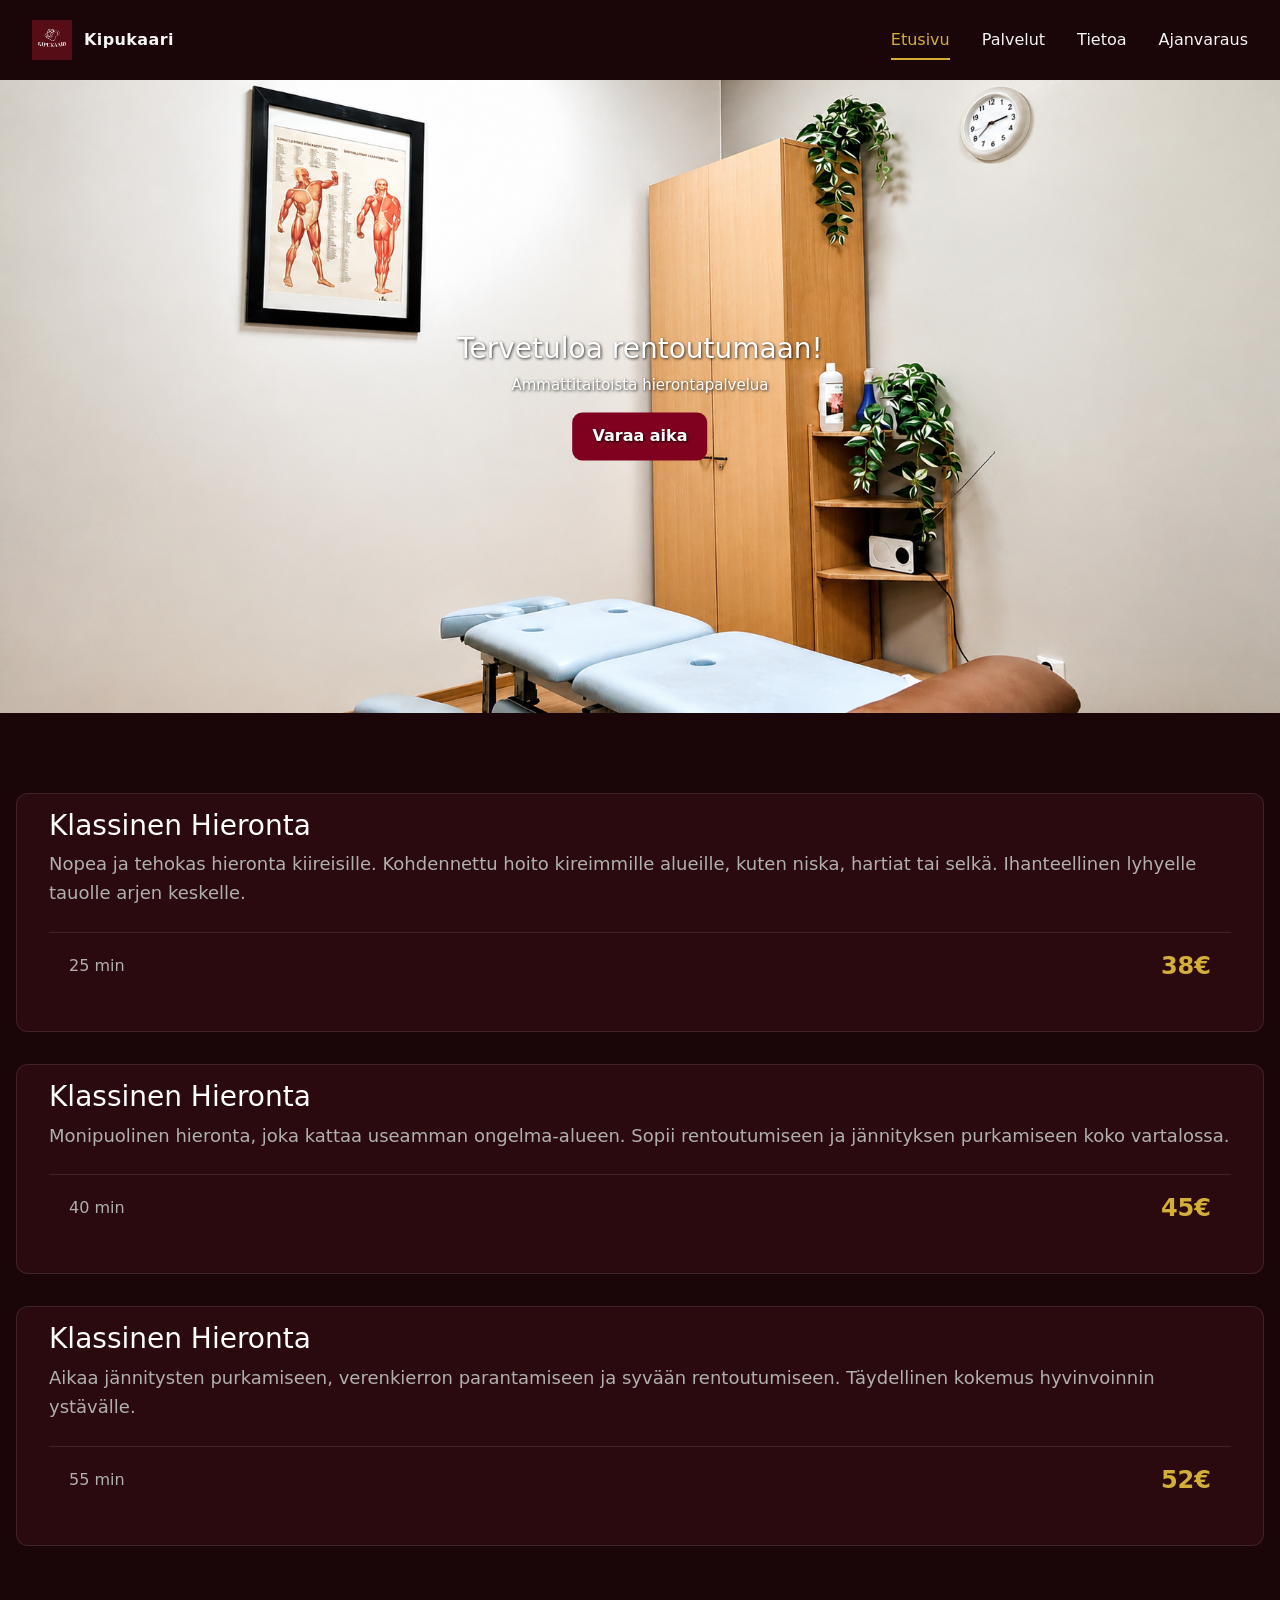
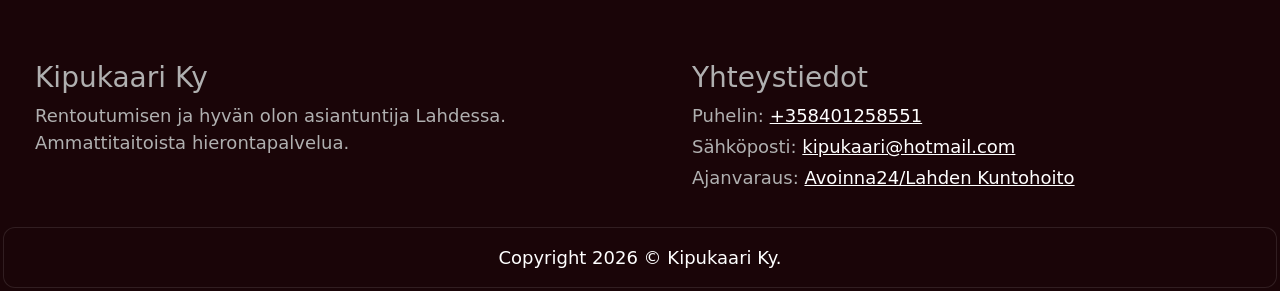
<file: WS07_Project/index.html>
<!doctype html>
<html lang="en">
  <head>
    <meta charset="UTF-8" >
    <meta name="viewport" content="width=device-width, initial-scale=1.0" >
    <title>Kipukaari kotisivut</title>

<!-- Bootstrapin ja tyylien linkitys-->
    <link href="https://cdn.jsdelivr.net/npm/bootstrap@5.3.0/dist/css/bootstrap.min.css" rel="stylesheet"> 
    <link rel="stylesheet" href="main.css" >
    <link rel="stylesheet" href="https://cdnjs.cloudflare.com/ajax/libs/font-awesome/4.7.0/css/font-awesome.min.css">

<!-- Erillisen Javascript koodin linkitys HTML :ään-->
    <script src="main.js"></script>
    <script src="https://cdn.jsdelivr.net/npm/bootstrap@5.3.0/dist/js/bootstrap.bundle.min.js"></script>
  </head>
  <body>
<!-- Navigaatiopalkki header elementissä -->
  <header class="header" id="header">
    <nav class="nav-container">
      <div class="nav-flex">
        
<!-- Logon lisääminen sivulle -->
        <a href="./index.html" class="logo-link">
          <div class="logo-circle">
            <img src="./images/kipukaarilogo.jpeg" alt="Kipukaari Logo" class="logo-image">
          </div>
          <span class="logo-text">Kipukaari</span>
        </a>

<!-- Työpöytäversion navigaatio -->
        <div class="nav-links">
          <a href="./index.html" class="nav-link active">
            Etusivu
            <span class="nav-underline"></span>
          </a>
          <a href="./palvelut.html" class="nav-link">Palvelut</a>
          <a href="./tietoa.html" class="nav-link">Tietoa</a>
          <a href="./ajanvaraus.html" class="nav-link">Ajanvaraus</a>
        </div>

<!-- Mobiiliversion hamburger-nappi -->
        <button class="mobile-toggle" onclick="toggleMenu()" aria-label="Toggle menu">
          <svg class="menu-icon" width="24" height="24" viewBox="0 0 24 24" fill="none" stroke="currentColor" stroke-width="2">
            <line x1="3" y1="12" x2="21" y2="12"></line>
            <line x1="3" y1="6" x2="21" y2="6"></line>
            <line x1="3" y1="18" x2="21" y2="18"></line>
          </svg>
          <svg class="close-icon hidden" width="24" height="24" viewBox="0 0 24 24" fill="none" stroke="currentColor" stroke-width="2">
            <line x1="18" y1="6" x2="6" y2="18"></line>
            <line x1="6" y1="6" x2="18" y2="18"></line>
          </svg>
        </button>
      </div>

<!-- Mobiiliversion navigaatiovalikko -->
      <div class="mobile-menu" id="mobileMenu">
        <a href="./index.html" class="mobile-link active">Etusivu</a>
        <a href="./palvelut.html" class="mobile-link">Palvelut</a>
        <a href="./tietoa.html" class="mobile-link">Tietoa</a>
        <a href="./ajanvaraus.html" class="mobile-link">Ajanvaraus</a>
      </div>
    </nav>
  </header> 

<!-- Etusivun pääkuva ja sen päällä oleva teksti -->
<div class="image-container">
  <img src="./images/uusikuvanlaatu.png" class="img-fluid" alt="Responsive image">
  <div class="image-text">
    <h1>Tervetuloa rentoutumaan!</h1>
    <p>Ammattitaitoista hierontapalvelua</p>
    <a href="https://avoinna24.fi/lahdenkuntohoito/reservation?branch_id=891a2674-ca33-11e5-9a86-dfd978a28205&group_id=f014fee8-ca39-11e5-9b41-afaf3d044a9f&user_id=039bd72e-ebaa-11f0-9301-42010ab9011f" class="image-button">Varaa aika</a>
  </div>
</div>

<!-- Palveluille luodut kortit -->
 <!-- Tästä alkaa main alue jolle on määritelty grid -->
    <main>
       <div class="services-grid">

<!-- Ensimmäinen kortti -->        
    <div class="service-card">
      
<!-- Ensimmäisen kortin sisältö -->
    <h2>Klassinen Hieronta</h2>
    <p>Nopea ja tehokas hieronta kiireisille. Kohdennettu hoito kireimmille alueille, kuten niska, hartiat tai selkä. Ihanteellinen lyhyelle tauolle arjen keskelle.</p>
    
<!-- Ensimmäisen kortin footer -->
    <div class="servicecard-footer">
      <span class="time">25 min</span>
      <span class="price">38€</span>
    </div>
  </div>

<!-- Toinen kortti -->
  <div class="service-card">

<!-- Toisen kortin sisältö -->
    <h2>Klassinen Hieronta</h2>
    <p>Monipuolinen hieronta, joka kattaa useamman ongelma-alueen. Sopii rentoutumiseen ja jännityksen purkamiseen koko vartalossa.</p>

<!-- Toisen kortin footer -->
    <div class="servicecard-footer">
      <span class="time">40 min</span>
      <span class="price">45€</span>
    </div>
  </div>
  
<!-- Kolmas kortti -->
  <div class="service-card">

<!-- Kolmannen kortin sisältö -->    
    <h2>Klassinen Hieronta</h2>
    <p>Aikaa jännitysten purkamiseen, verenkierron parantamiseen ja syvään rentoutumiseen. Täydellinen kokemus hyvinvoinnin ystävälle.</p>

<!-- Kolmannen kortin footer -->
    <div class="servicecard-footer">
      <span class="time">55 min</span>
      <span class="price">52€</span>
    </div>
    </div>
</div>
</main>

<!-- Footer sisältöineen -->
    <footer id="mainFooter">
      <div class="footer-content">
<div class="footer-contact">
      <h3>Kipukaari Ky</h3>
      <p>Rentoutumisen ja hyvän olon asiantuntija Lahdessa. Ammattitaitoista hierontapalvelua.</p> 
    </div>

      <div class="footer-contact">
      <h3>Yhteystiedot</h3>
    <!-- Puhelinnumerosta ja sähköpostista tehty hyperlinkit -->
      <p>Puhelin: <a href="tel:+358401258551">+358401258551</a></p>
      <p>Sähköposti: <a href="mailto:kipukaari@hotmail.com">kipukaari@hotmail.com</a></p>
      <p>Ajanvaraus: <a href="https://avoinna24.fi/lahdenkuntohoito/">Avoinna24/Lahden Kuntohoito</a></p>
    </div>
    </div>

    <div class="footer-copyright">
      <p>Copyright 2026 © Kipukaari Ky.</p>
      </div>
    </footer>
  </body>
</html>
</file>
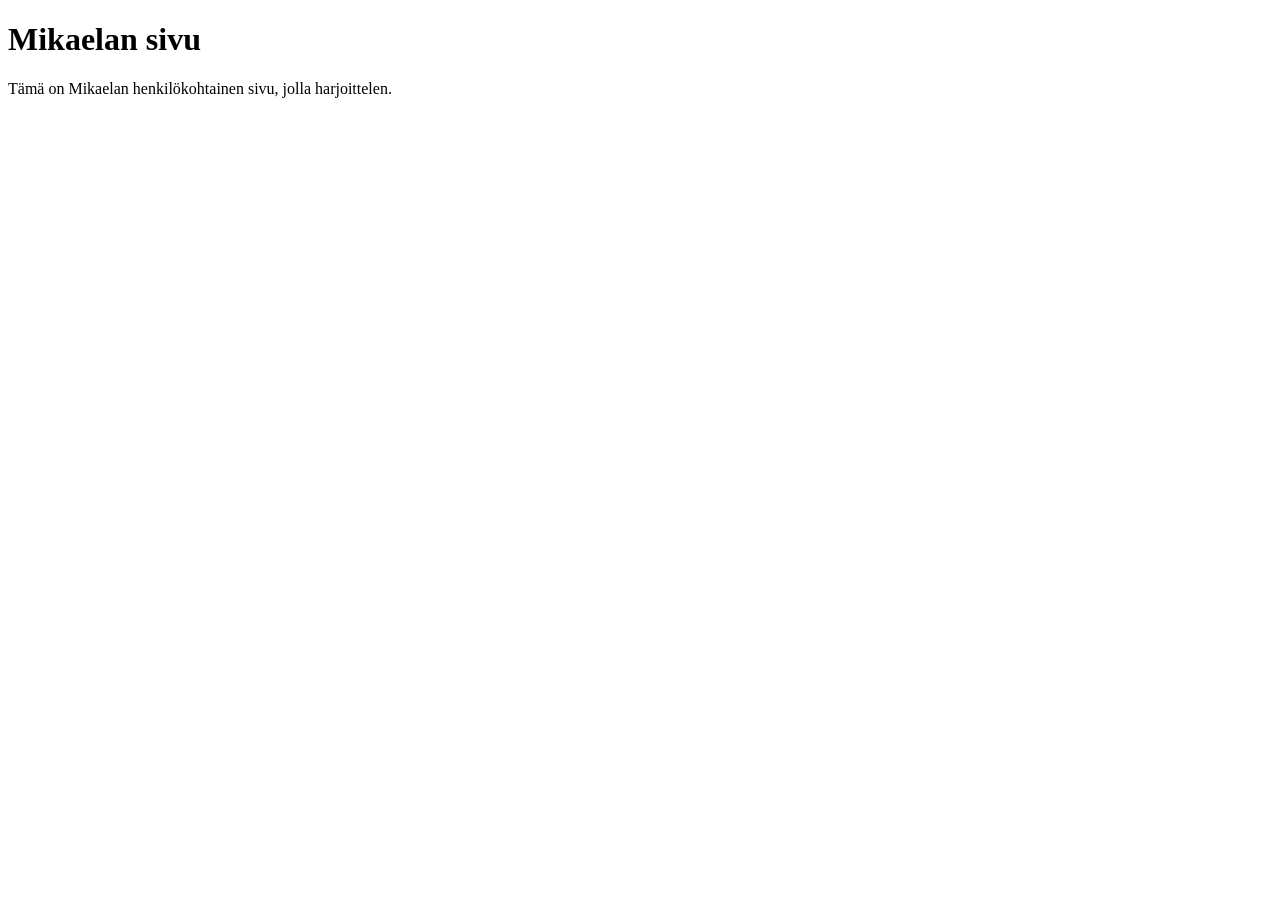
<file: WS01_HTML/tuntiharjoitus/index.html>
<!doctype html>
<html lang="fi">
  <head>
    <meta charset="UTF-8" />
    <meta name="viewport" content="width=device-width, initial-scale=1.0" />
    <title>Mikaelan sivu</title>
  </head>
  <body>
    <h1>Mikaelan sivu</h1>
    <p>Tämä on Mikaelan henkilökohtainen sivu, jolla harjoittelen.</p>
  </body>
</html>
</file>
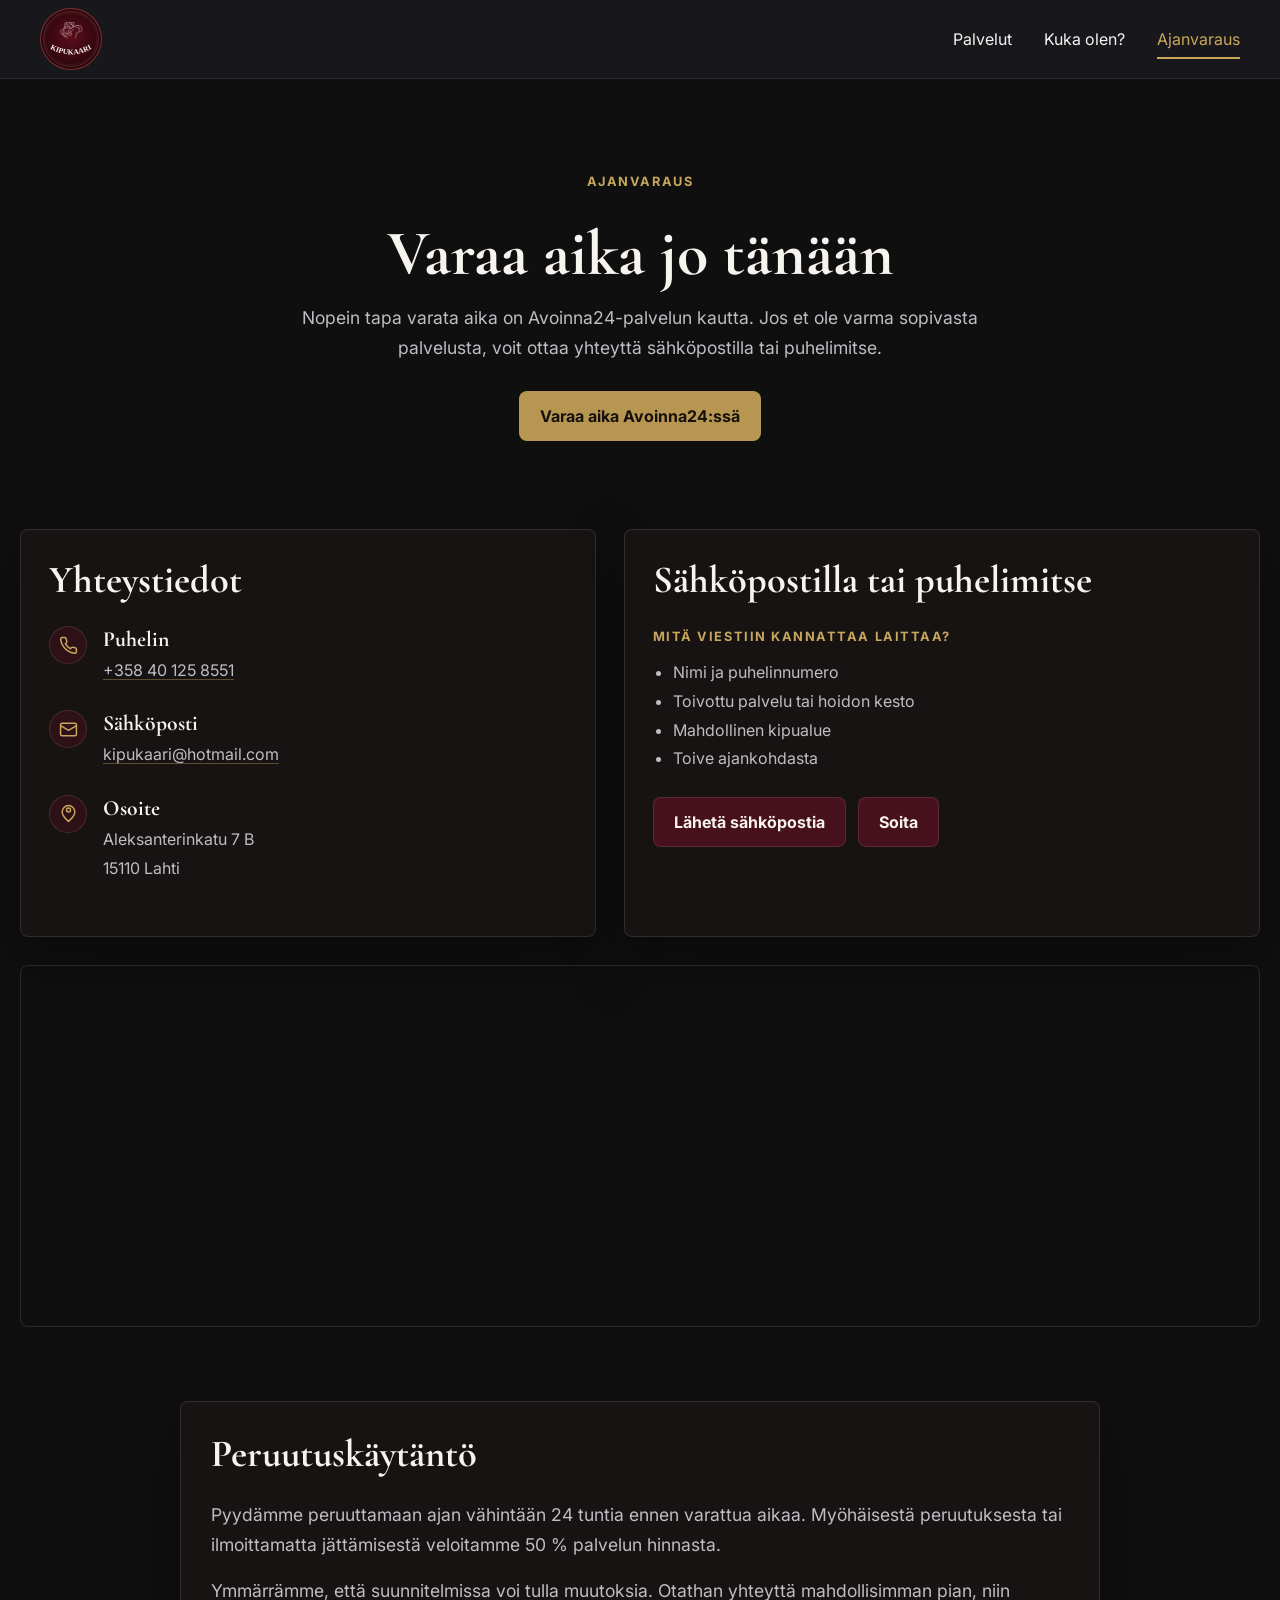
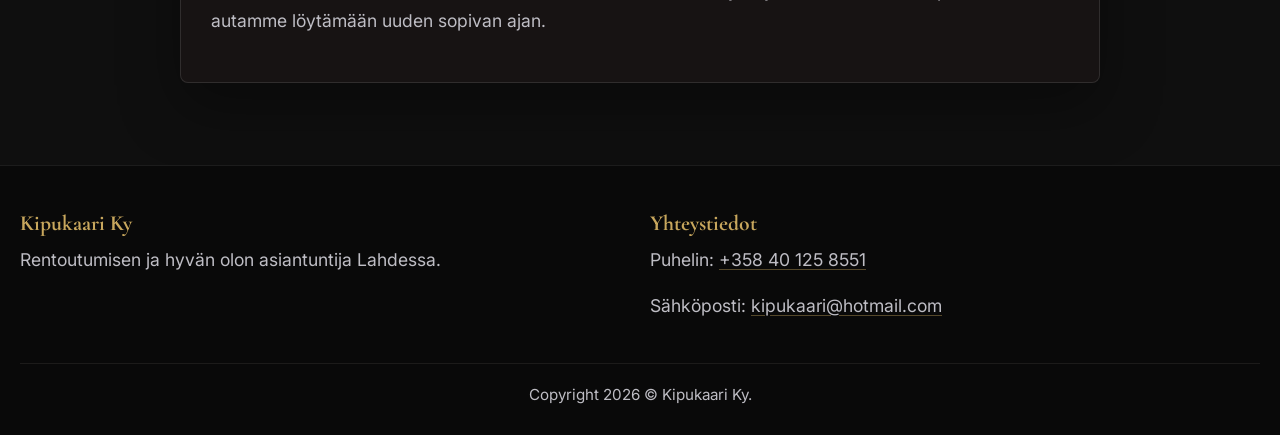
<file: KIPUKAARI_KY/ajanvaraus.html>
<!doctype html>
<html lang="fi">
  <head>
    <meta charset="UTF-8">
    <meta name="viewport" content="width=device-width, initial-scale=1.0">
    <title>Ajanvaraus | Kipukaari Ky</title>
    <meta
      name="description"
      content="Varaa aika Kipukaari Ky:n hierontapalveluun Lahdessa Avoinna24-palvelun kautta."
    >
    <link
      href="https://cdn.jsdelivr.net/npm/bootstrap@5.3.0/dist/css/bootstrap.min.css"
      rel="stylesheet"
    >
    <link rel="preconnect" href="https://fonts.googleapis.com">
    <link rel="preconnect" href="https://fonts.gstatic.com" crossorigin>
    <link href="https://fonts.googleapis.com/css2?family=Cormorant+Garamond:wght@600;700&family=Inter:wght@400;500;600;700&display=swap" rel="stylesheet">
    <link rel="stylesheet" href="main.css">
    <script src="main.js" defer></script>
  </head>

  <body>
    <header class="header" id="header">
      <nav class="nav-container" aria-label="Päänavigaatio">
        <div class="nav-flex">
          <a href="./index.html" class="logo-link" aria-label="Kipukaari palvelut">
            <div class="logo-circle">
              <img src="./images/kipukaarilogo-round.svg" alt="Kipukaari logo" class="logo-image">
            </div>
            <span class="logo-text">Kipukaari</span>
          </a>

          <div class="nav-links">
            <a href="./index.html" class="nav-link">Palvelut</a>
            <a href="./tietoa.html" class="nav-link">Kuka olen?</a>
            <a href="./ajanvaraus.html" class="nav-link active">
              Ajanvaraus
              <span class="nav-underline"></span>
            </a>
          </div>

          <button class="mobile-toggle" type="button" onclick="toggleMenu()" aria-label="Avaa valikko">
            <svg class="menu-icon" width="24" height="24" viewBox="0 0 24 24" fill="none" stroke="currentColor" stroke-width="2" aria-hidden="true">
              <line x1="3" y1="12" x2="21" y2="12"></line>
              <line x1="3" y1="6" x2="21" y2="6"></line>
              <line x1="3" y1="18" x2="21" y2="18"></line>
            </svg>
            <svg class="close-icon hidden" width="24" height="24" viewBox="0 0 24 24" fill="none" stroke="currentColor" stroke-width="2" aria-hidden="true">
              <line x1="18" y1="6" x2="6" y2="18"></line>
              <line x1="6" y1="6" x2="18" y2="18"></line>
            </svg>
          </button>
        </div>

        <div class="mobile-menu" id="mobileMenu">
          <a href="./index.html" class="mobile-link">Palvelut</a>
          <a href="./tietoa.html" class="mobile-link">Kuka olen?</a>
          <a href="./ajanvaraus.html" class="mobile-link active">Ajanvaraus</a>
        </div>
      </nav>
    </header>

    <main>
      <section class="booking-hero" aria-labelledby="booking-title">
        <p class="eyebrow">Ajanvaraus</p>
        <h1 id="booking-title">Varaa aika jo tänään</h1>
        <p>
          Nopein tapa varata aika on Avoinna24-palvelun kautta. Jos et ole varma
          sopivasta palvelusta, voit ottaa yhteyttä sähköpostilla tai puhelimitse.
        </p>
        <a
          href="https://avoinna24.fi/lahdenkuntohoito/reservation?branch_id=891a2674-ca33-11e5-9a86-dfd978a28205&group_id=f014fee8-ca39-11e5-9b41-afaf3d044a9f&user_id=039bd72e-ebaa-11f0-9301-42010ab9011f"
          class="btn-primary"
        >
          Varaa aika Avoinna24:ssä
        </a>
      </section>

      <section class="booking-layout" aria-label="Yhteystiedot ja yhteydenotto">
        <div class="contact-section">
          <h2>Yhteystiedot</h2>

          <div class="contact-item">
            <div class="contact-icon" aria-hidden="true">
              <svg viewBox="0 0 24 24" fill="none">
                <path d="M22 16.92v3a2 2 0 0 1-2.18 2 19.8 19.8 0 0 1-8.63-3.07 19.5 19.5 0 0 1-6-6A19.8 19.8 0 0 1 2.12 4.18 2 2 0 0 1 4.11 2h3a2 2 0 0 1 2 1.72c.12.9.33 1.77.62 2.6a2 2 0 0 1-.45 2.11L8 9.7a16 16 0 0 0 6.3 6.3l1.27-1.27a2 2 0 0 1 2.11-.45c.83.29 1.7.5 2.6.62A2 2 0 0 1 22 16.92Z"/>
              </svg>
            </div>
            <div class="contact-info">
              <h3>Puhelin</h3>
              <p><a href="tel:+358401258551">+358 40 125 8551</a></p>
            </div>
          </div>

          <div class="contact-item">
            <div class="contact-icon" aria-hidden="true">
              <svg viewBox="0 0 24 24" fill="none">
                <path d="M4 4h16a2 2 0 0 1 2 2v12a2 2 0 0 1-2 2H4a2 2 0 0 1-2-2V6a2 2 0 0 1 2-2Z"/>
                <path d="m22 7-10 6L2 7"/>
              </svg>
            </div>
            <div class="contact-info">
              <h3>Sähköposti</h3>
              <p><a href="mailto:kipukaari@hotmail.com">kipukaari@hotmail.com</a></p>
            </div>
          </div>

          <div class="contact-item">
            <div class="contact-icon" aria-hidden="true">
              <svg viewBox="0 0 24 24" fill="none">
                <path d="M20 10c0 5-8 12-8 12S4 15 4 10a8 8 0 1 1 16 0Z"/>
                <path d="M12 10a2.5 2.5 0 1 0 0-5 2.5 2.5 0 0 0 0 5Z"/>
              </svg>
            </div>
            <div class="contact-info">
              <h3>Osoite</h3>
              <p>Aleksanterinkatu 7 B</p>
              <p>15110 Lahti</p>
            </div>
          </div>
        </div>

        <div class="email-contact-section">
          <h2>Sähköpostilla tai puhelimitse</h2>

          <div class="email-contact-guidance">
            <p>Mitä viestiin kannattaa laittaa?</p>
            <ul>
              <li>Nimi ja puhelinnumero</li>
              <li>Toivottu palvelu tai hoidon kesto</li>
              <li>Mahdollinen kipualue</li>
              <li>Toive ajankohdasta</li>
            </ul>
          </div>

          <div class="email-actions">
            <a
              href="mailto:kipukaari@hotmail.com?subject=Ajanvaraus%20Kipukaari%20Ky"
              class="btn-secondary"
            >
              Lähetä sähköpostia
            </a>
            <a href="tel:+358401258551" class="btn-secondary">Soita</a>
          </div>
        </div>

        <div class="map-container booking-map">
          <iframe
            title="Kipukaari Ky kartalla"
            src="https://www.google.com/maps/embed?pb=!1m18!1m12!1m3!1d1935.3351990691394!2d25.651318976897528!3d60.98303937756974!2m3!1f0!2f0!3f0!3m2!1i1024!2i768!4f13.1!3m3!1m2!1s0x468e2853f1695555%3A0x8e825e87fd1285e3!2sAleksanterinkatu%207%20B%2C%2015110%20Lahti!5e0!3m2!1sfi!2sfi!4v1778776608216!5m2!1sfi!2sfi"
            loading="lazy"
            referrerpolicy="no-referrer-when-downgrade">
          </iframe>
        </div>
      </section>

      <section class="policy-section" aria-labelledby="policy-title">
        <h2 id="policy-title">Peruutuskäytäntö</h2>
        <p>
          Pyydämme peruuttamaan ajan vähintään 24 tuntia ennen varattua aikaa.
          Myöhäisestä peruutuksesta tai ilmoittamatta jättämisestä veloitamme
          50 % palvelun hinnasta.
        </p>
        <p>
          Ymmärrämme, että suunnitelmissa voi tulla muutoksia. Otathan yhteyttä
          mahdollisimman pian, niin autamme löytämään uuden sopivan ajan.
        </p>
      </section>
    </main>

    <footer id="mainFooter">
      <div class="footer-content">
        <div class="footer-contact">
          <h3>Kipukaari Ky</h3>
          <p>Rentoutumisen ja hyvän olon asiantuntija Lahdessa.</p>
        </div>

        <div class="footer-contact">
          <h3>Yhteystiedot</h3>
          <p>Puhelin: <a href="tel:+358401258551">+358 40 125 8551</a></p>
          <p>Sähköposti: <a href="mailto:kipukaari@hotmail.com">kipukaari@hotmail.com</a></p>
        </div>
      </div>

      <div class="footer-copyright">
        <p>Copyright 2026 © Kipukaari Ky.</p>
      </div>
    </footer>
  </body>
</html>
</file>
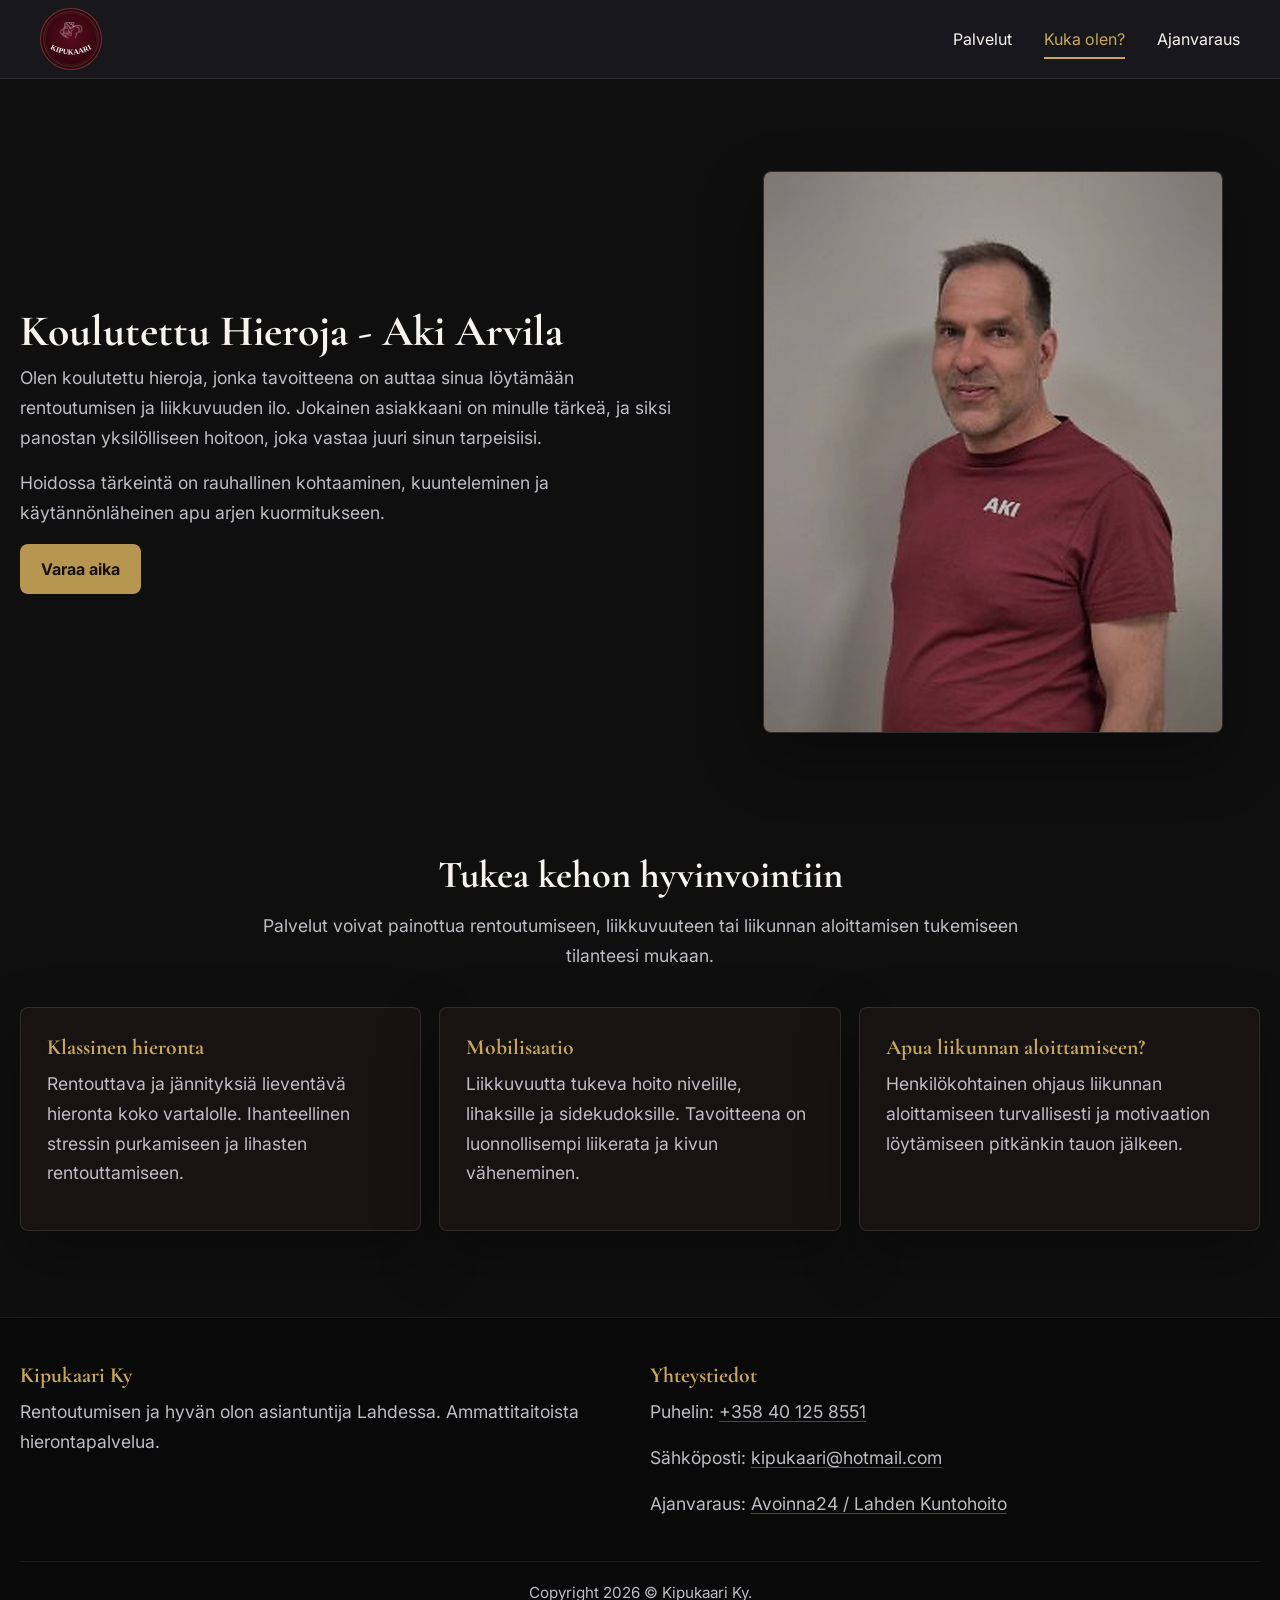
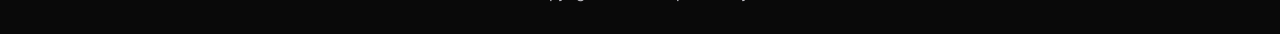
<file: KIPUKAARI_KY/tietoa.html>
<!doctype html>
<html lang="fi">
  <head>
    <meta charset="UTF-8">
    <meta name="viewport" content="width=device-width, initial-scale=1.0">
    <title>Kuka olen? | Kipukaari Ky</title>
    <meta
      name="description"
      content="Tutustu Kipukaari Ky:n hierojaan ja palveluiden taustaan."
    >
    <link
      href="https://cdn.jsdelivr.net/npm/bootstrap@5.3.0/dist/css/bootstrap.min.css"
      rel="stylesheet"
    >
    <link rel="preconnect" href="https://fonts.googleapis.com">
    <link rel="preconnect" href="https://fonts.gstatic.com" crossorigin>
    <link href="https://fonts.googleapis.com/css2?family=Cormorant+Garamond:wght@600;700&family=Inter:wght@400;500;600;700&display=swap" rel="stylesheet">
    <link rel="stylesheet" href="main.css">
    <script src="main.js" defer></script>
  </head>

  <body>
    <header class="header" id="header">
      <nav class="nav-container" aria-label="Päänavigaatio">
        <div class="nav-flex">
          <a href="./index.html" class="logo-link" aria-label="Kipukaari palvelut">
            <div class="logo-circle">
              <img src="./images/kipukaarilogo-round.svg" alt="Kipukaari logo" class="logo-image">
            </div>
            <span class="logo-text">Kipukaari</span>
          </a>

          <div class="nav-links">
            <a href="./index.html" class="nav-link">Palvelut</a>
            <a href="./tietoa.html" class="nav-link active">
              Kuka olen?
              <span class="nav-underline"></span>
            </a>
            <a href="./ajanvaraus.html" class="nav-link">Ajanvaraus</a>
          </div>

          <button class="mobile-toggle" type="button" onclick="toggleMenu()" aria-label="Avaa valikko">
            <svg class="menu-icon" width="24" height="24" viewBox="0 0 24 24" fill="none" stroke="currentColor" stroke-width="2" aria-hidden="true">
              <line x1="3" y1="12" x2="21" y2="12"></line>
              <line x1="3" y1="6" x2="21" y2="6"></line>
              <line x1="3" y1="18" x2="21" y2="18"></line>
            </svg>
            <svg class="close-icon hidden" width="24" height="24" viewBox="0 0 24 24" fill="none" stroke="currentColor" stroke-width="2" aria-hidden="true">
              <line x1="18" y1="6" x2="6" y2="18"></line>
              <line x1="6" y1="6" x2="18" y2="18"></line>
            </svg>
          </button>
        </div>

        <div class="mobile-menu" id="mobileMenu">
          <a href="./index.html" class="mobile-link">Palvelut</a>
          <a href="./tietoa.html" class="mobile-link active">Kuka olen?</a>
          <a href="./ajanvaraus.html" class="mobile-link">Ajanvaraus</a>
        </div>
      </nav>
    </header>

    <main>
      <section class="section about-section about-page" aria-labelledby="about-title">
        <div class="about-me-container">
          <div class="about-me-text">
            <h1 id="about-title">Koulutettu Hieroja - Aki Arvila</h1>
            <p>
              Olen koulutettu hieroja, jonka tavoitteena on auttaa sinua
              löytämään rentoutumisen ja liikkuvuuden ilo. Jokainen asiakkaani on
              minulle tärkeä, ja siksi panostan yksilölliseen hoitoon, joka vastaa
              juuri sinun tarpeisiisi.
            </p>
            <p>
              Hoidossa tärkeintä on rauhallinen kohtaaminen, kuunteleminen ja
              käytännönläheinen apu arjen kuormitukseen.
            </p>
            <a href="./ajanvaraus.html" class="btn-primary">Varaa aika</a>
          </div>

          <div class="about-me-image">
            <img src="./images/kuka-olen-aki.jpg" alt="Aki Arvila, Kipukaari Ky">
          </div>
        </div>
      </section>

      <section class="section service-info" aria-labelledby="more-services-title">
        <div class="section-heading">
          <h2 id="more-services-title">Tukea kehon hyvinvointiin</h2>
          <p>
            Palvelut voivat painottua rentoutumiseen, liikkuvuuteen tai liikunnan
            aloittamisen tukemiseen tilanteesi mukaan.
          </p>
        </div>
        

        <div class="info-grid">
          <article class="info-card">
            <h3>Klassinen hieronta</h3>
            <p>
              Rentouttava ja jännityksiä lieventävä hieronta koko vartalolle.
              Ihanteellinen stressin purkamiseen ja lihasten rentouttamiseen.
            </p>
          </article>
          <article class="info-card">
            <h3>Mobilisaatio</h3>
            <p>
              Liikkuvuutta tukeva hoito nivelille, lihaksille ja sidekudoksille.
              Tavoitteena on luonnollisempi liikerata ja kivun väheneminen.
            </p>
          </article>
          <article class="info-card">
            <h3>Apua liikunnan aloittamiseen?</h3>
            <p>
              Henkilökohtainen ohjaus liikunnan aloittamiseen turvallisesti ja
              motivaation löytämiseen pitkänkin tauon jälkeen.
            </p>
          </article>
        </div>
      </section>
    </main>

    <footer id="mainFooter">
      <div class="footer-content">
        <div class="footer-contact">
          <h3>Kipukaari Ky</h3>
          <p>
            Rentoutumisen ja hyvän olon asiantuntija Lahdessa.
            Ammattitaitoista hierontapalvelua.
          </p>
        </div>

        <div class="footer-contact">
          <h3>Yhteystiedot</h3>
          <p>Puhelin: <a href="tel:+358401258551">+358 40 125 8551</a></p>
          <p>Sähköposti: <a href="mailto:kipukaari@hotmail.com">kipukaari@hotmail.com</a></p>
          <p>Ajanvaraus: <a href="https://avoinna24.fi/lahdenkuntohoito/">Avoinna24 / Lahden Kuntohoito</a></p>
        </div>
      </div>

      <div class="footer-copyright">
        <p>Copyright 2026 © Kipukaari Ky.</p>
      </div>
    </footer>
  </body>
</html>
</file>
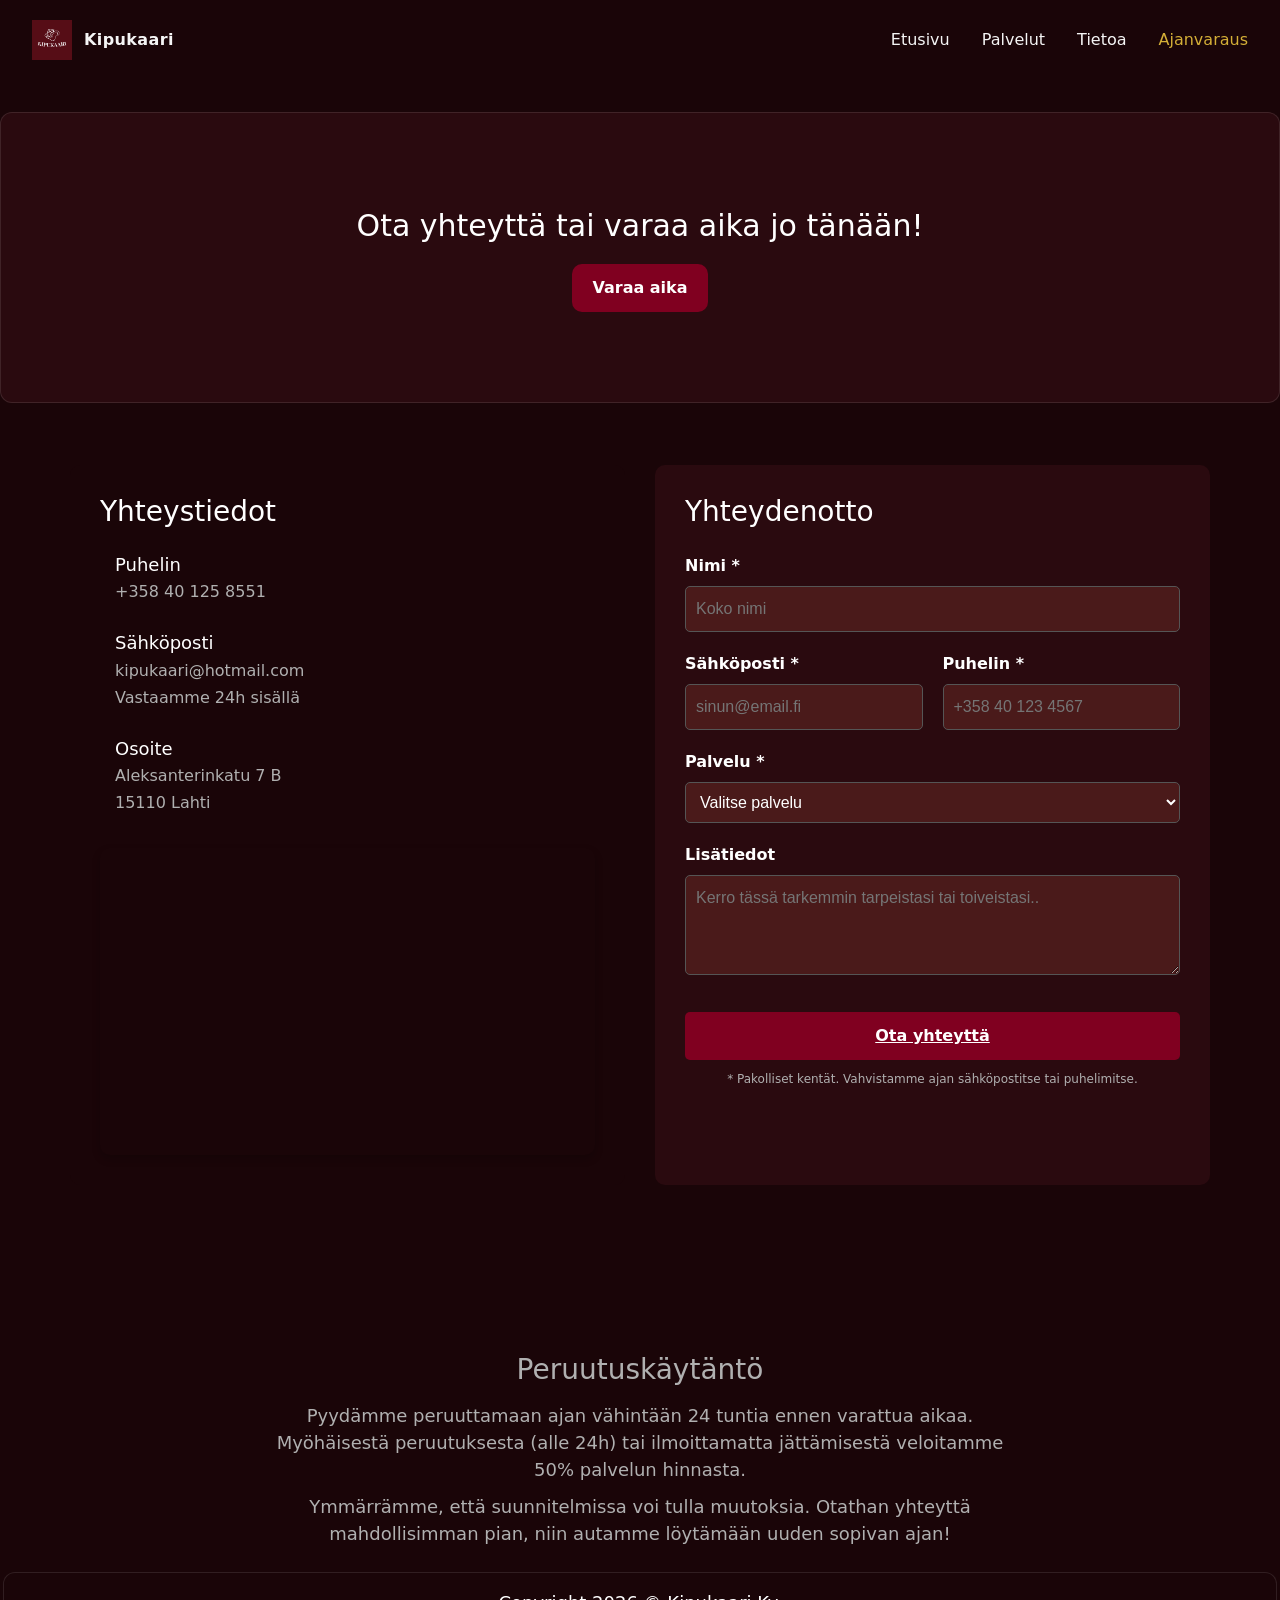
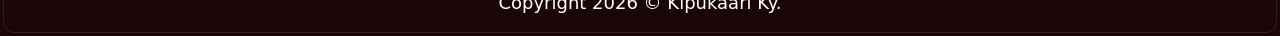
<file: WS07_Project/ajanvaraus.html>
<!doctype html>
<html lang="en">
  <head>
    <meta charset="UTF-8" >
    <meta name="viewport" content="width=device-width, initial-scale=1.0" >
    <title>Kipukaari kotisivut</title>

    <link href="https://cdn.jsdelivr.net/npm/bootstrap@5.3.0/dist/css/bootstrap.min.css" rel="stylesheet">
    <link rel="stylesheet" href="main.css" >
    <link rel="stylesheet" href="ajanvaraus.css" >
    <link rel="stylesheet" href="https://cdnjs.cloudflare.com/ajax/libs/font-awesome/4.7.0/css/font-awesome.min.css">

<!-- Erillisen javascript koodin linkitys HTML:ään-->
    <script src="main.js"></script>
  </head>

  <body>
    <header class="header" id="header">
      <nav class="nav-container">
        <div class="nav-flex">
<!-- Logon lisäys sivuille-->
          <a href="./index.html" class="logo-link">
            <div class="logo-circle">
              <img
                src="./images/kipukaarilogo.jpeg"
                alt="Kipukaari Logo"
                class="logo-image"/>
            </div>
            <span class="logo-text">Kipukaari</span>
          </a>

<!-- Työpöytäversion navigaatio -->
          <div class="nav-links">
            <a href="./index.html" class="nav-link">Etusivu<span class="nav-underline"></span></a>
            <a href="./palvelut.html" class="nav-link">Palvelut</a>
            <a href="./tietoa.html" class="nav-link">Tietoa</a>
            <a href="./ajanvaraus.html" class="nav-link active">Ajanvaraus</a>
          </div>

<!-- Mobiiliversion hamburger-nappi -->
          <button
            class="mobile-toggle"
            onclick="toggleMenu()"
            aria-label="Toggle menu">
            <svg
              class="menu-icon"
              width="24"
              height="24"
              viewBox="0 0 24 24"
              fill="none"
              stroke="currentColor"
              stroke-width="2">
              <line x1="3" y1="12" x2="21" y2="12"></line>
              <line x1="3" y1="6" x2="21" y2="6"></line>
              <line x1="3" y1="18" x2="21" y2="18"></line>
            </svg>
            <svg
              class="close-icon hidden"
              width="24"
              height="24"
              viewBox="0 0 24 24"
              fill="none"
              stroke="currentColor"
              stroke-width="2"
            >
              <line x1="18" y1="6" x2="6" y2="18"></line>
              <line x1="6" y1="6" x2="18" y2="18"></line>
            </svg>
          </button>
        </div>

<!-- Mobiiliversion navigaatiovalikko -->
        <div class="mobile-menu" id="mobileMenu">
          <a href="./index.html" class="mobile-link">Etusivu</a>
          <a href="./palvelut.html" class="mobile-link">Palvelut</a>
          <a href="./tietoa.html" class="mobile-link">Tietoa</a>
          <a href="./ajanvaraus.html" class="mobile-link active">Ajanvaraus</a>
        </div>
      </nav>
    </header>

<!-- Ajanvarussivun kuva, jonka päälle on lisätty teksti -->
     <div class="certificate-container-centered"></div>
      <div class="certificate-container">
        <p class="contact-text">Ota yhteyttä tai varaa aika jo tänään!</p>
        <a href="https://avoinna24.fi/lahdenkuntohoito/reservation?branch_id=891a2674-ca33-11e5-9a86-dfd978a28205&group_id=f014fee8-ca39-11e5-9b41-afaf3d044a9f&user_id=039bd72e-ebaa-11f0-9301-42010ab9011f" class="image-button">Varaa aika</a>
    </div>

<!-- Yhteydenotto-osio, sisällytetty main osioon jotta siihen kohdistuvat muokkaukset toimivat oikein -->    
    <main>
      <div class="container">
<!-- Vasen puoli: Yhteystiedot -->
        <div class="contact-section">
          <h2>Yhteystiedot</h2>

          <div class="contact-item">
            <div class="contact-icon"></div>
            <div class="contact-info">
              <h3>Puhelin</h3>
              <p>+358 40 125 8551</p>
            </div>
          </div>

          <div class="contact-item">
            <div class="contact-icon"></div>
            <div class="contact-info">
              <h3>Sähköposti</h3>
              <p>kipukaari@hotmail.com</p>
              <p>Vastaamme 24h sisällä</p>
            </div>
          </div>

          <div class="contact-item">
            <div class="contact-icon"></div>
            <div class="contact-info">
              <h3>Osoite</h3>
              <p>Aleksanterinkatu 7 B</p>
              <p>15110 Lahti</p>
            </div>
          </div>

<!-- Google Maps -upotus -->
          <div class="map-container">
            <iframe
              src="https://www.google.com/maps/embed?pb=!1m18!1m12!1m3!1d1935.3351990691394!2d25.651318976897528!3d60.98303937756974!2m3!1f0!2f0!3f0!3m2!1i1024!2i768!4f13.1!3m3!1m2!1s0x468e2853f1695555%3A0x8e825e87fd1285e3!2sAleksanterinkatu%207%20B%2C%2015110%20Lahti!5e0!3m2!1sfi!2sfi!4v1778776608216!5m2!1sfi!2sfi"
              width="600"
              height="450"
              style="border: 0"
              allowfullscreen=""
              loading="lazy"
              referrerpolicy="no-referrer-when-downgrade">
            </iframe>
          </div>
        </div>

<!-- Oikea puoli: Ajanvarauslomake -->
        <div class="form-section">
          <h2>Yhteydenotto</h2>
          <form>
            <div class="form-group">
              <label for="name">Nimi *</label>
              <input type="text" id="name" placeholder="Koko nimi" required />
            </div>

            <div class="form-row">
              <div class="form-group">
                <label for="email">Sähköposti *</label>
                <input
                  type="email"
                  id="email"
                  placeholder="sinun@email.fi"
                  required/>
              </div>
              <div class="form-group">
                <label for="phone">Puhelin *</label>
                <input
                  type="tel"
                  id="phone"
                  placeholder="+358 40 123 4567"
                  required/>
              </div>
            </div>

<!-- Palvelun valinta -->            
            <div class="form-group">
              <label for="service">Palvelu *</label>
              <select id="service" required>
                <option value="" disabled selected>Valitse palvelu</option>
                <option value="klassinen-hieronta">Klassinen hieronta</option>
              </select>
            </div>

<!-- Viestikenttä lisätiedoille -->            
            <div class="form-group">
              <label for="message">Lisätiedot</label>
              <textarea
                id="message"
                placeholder="Kerro tässä tarkemmin tarpeistasi tai toiveistasi.."
              ></textarea>
            </div>

<!-- Lähetä painike, joka avaa sähköpostin. Tällä hetkellä koodattu toiminto näin, tulossa julkaistavaan verkkosivuun yhdistäminen Formspree:hen jolloin yhteydenottolomake toimii suoraan. -->            
            <button type="submit" class="submit-btn">
              <a href="mailto:kipukaari@hotmail.com?subject=Yhteydenotto%20Kipukaariin" class="osta-nappi">Ota yhteyttä</a>
            </button>
            <p class="form-note">
              * Pakolliset kentät. Vahvistamme ajan sähköpostitse tai
              puhelimitse.
            </p>
          </form>
        </div>
      </div>
    </main>

<!-- Peruutuskäytäntö osio muokattu footerin yhteysteitojen tilalle. Copyright Footerin alimpana näkyvissä. -->    
    <footer id="mainFooter">
      <div class="footer-content">
        <div class="footer-contact">
          <h3>Peruutuskäytäntö</h3>
          <p>
            Pyydämme peruuttamaan ajan vähintään 24 tuntia ennen varattua aikaa.
            Myöhäisestä peruutuksesta (alle 24h) tai ilmoittamatta jättämisestä
            veloitamme 50% palvelun hinnasta.
          </p>

          <p>
            Ymmärrämme, että suunnitelmissa voi tulla muutoksia. Otathan
            yhteyttä mahdollisimman pian, niin autamme löytämään uuden sopivan
            ajan!
          </p>
        </div>
      </div>

      <div class="footer-copyright">
        <p>Copyright 2026 © Kipukaari Ky.</p>
      </div>
    </footer>
  </body>
</html>
</file>
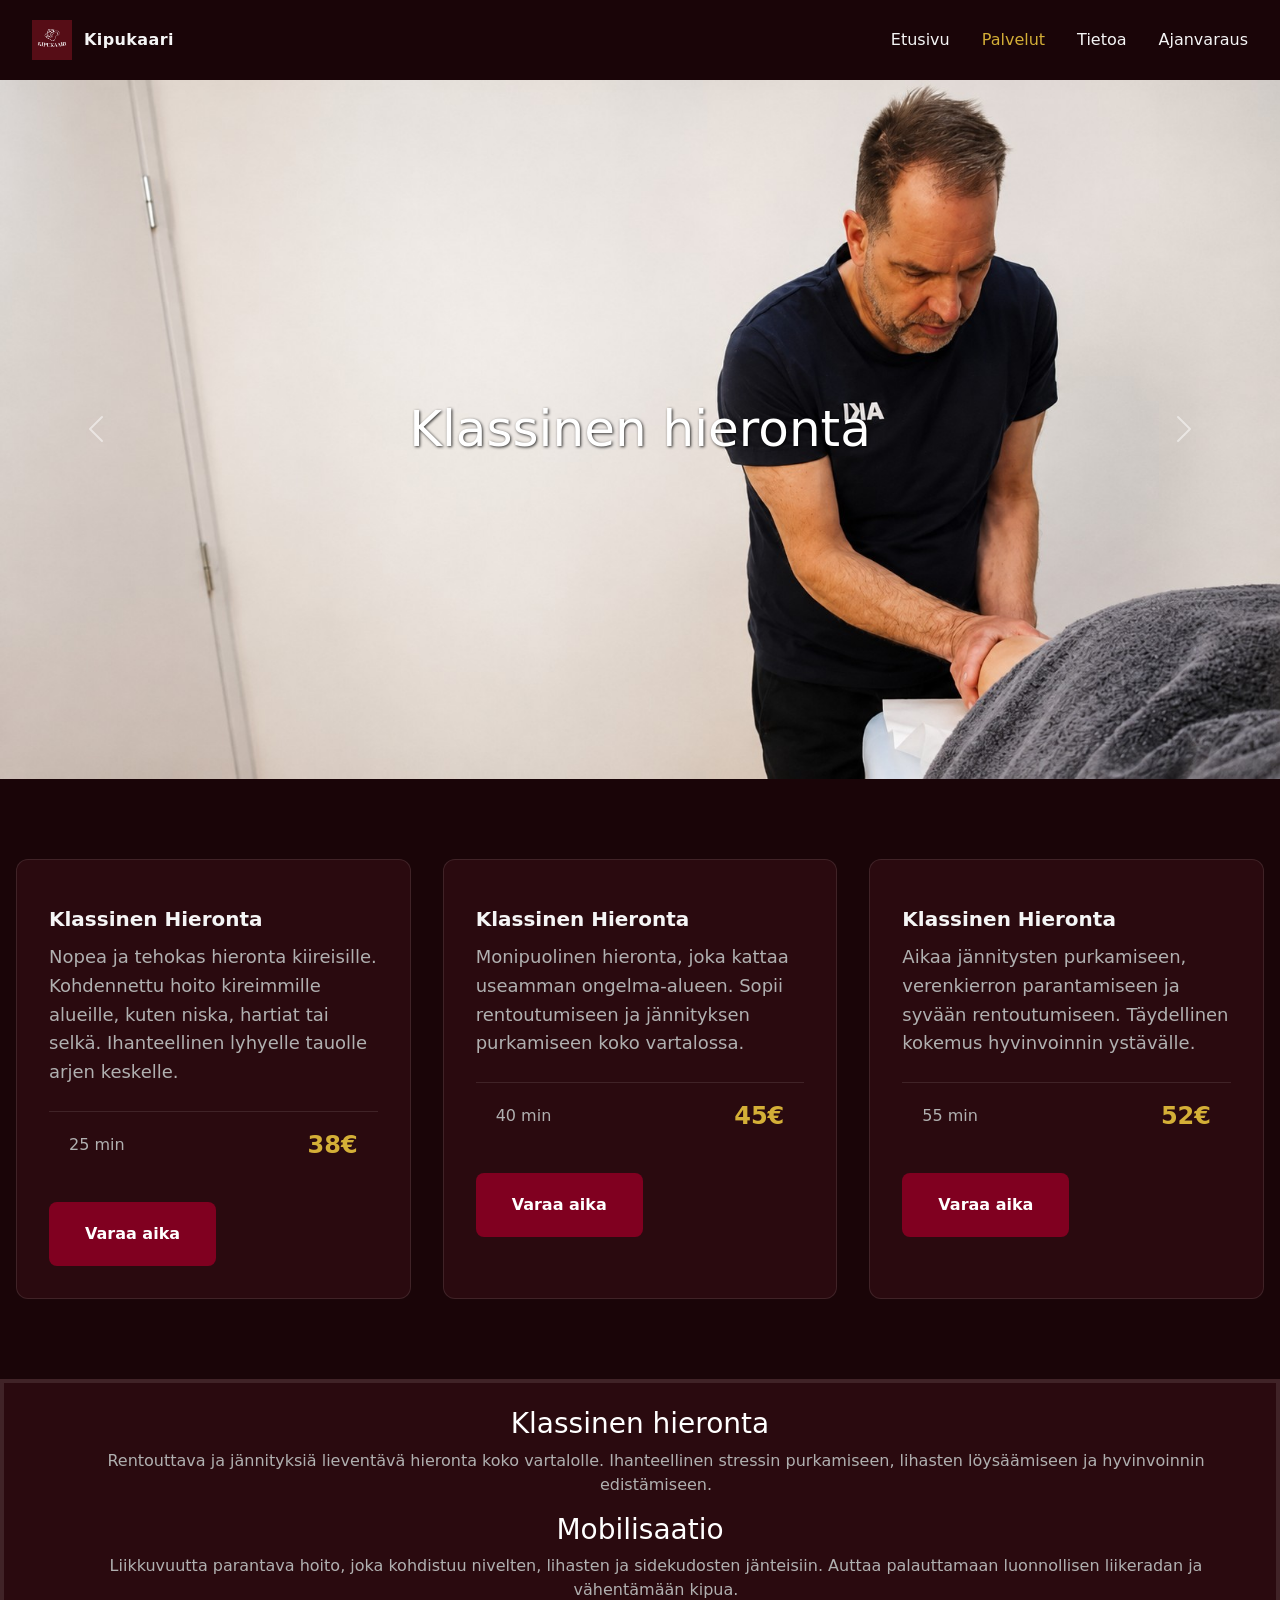
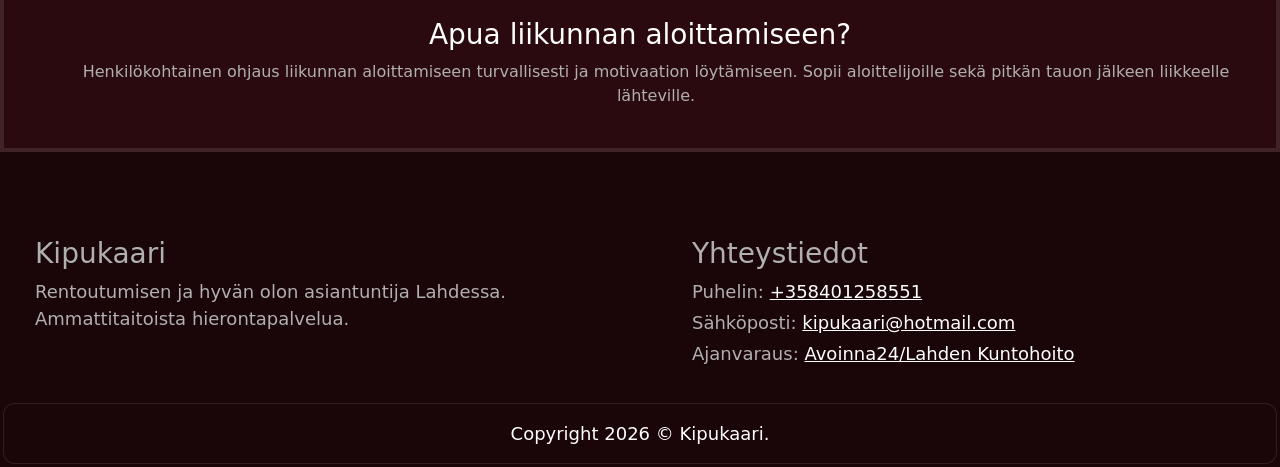
<file: WS07_Project/palvelut.html>
<!doctype html>
<html lang="en">
  <head>
    <meta charset="UTF-8" >
    <meta name="viewport" content="width=device-width, initial-scale=1.0" >
    <title>Kipukaari kotisivut</title>

    <link href="https://cdn.jsdelivr.net/npm/bootstrap@5.3.0/dist/css/bootstrap.min.css" rel="stylesheet">
    <link rel="stylesheet" href="main.css" >
    <link rel="stylesheet" href="palvelut.css" >
    <link rel="stylesheet" href="https://cdnjs.cloudflare.com/ajax/libs/font-awesome/4.7.0/css/font-awesome.min.css">
    <script src="https://cdn.jsdelivr.net/npm/bootstrap@5.3.0/dist/js/bootstrap.bundle.min.js"></script>

<!-- Erillisen Javascript koodin linkitys HTML:ään-->    
    <script src="main.js"></script>
  </head>

  <body>
    <header class="header" id="header">
      <nav class="nav-container">
        <div class="nav-flex">
<!-- Logon lisäys sivulle -->
          <a href="./index.html" class="logo-link">
            <div class="logo-circle">
              <img
                src="./images/kipukaarilogo.jpeg"
                alt="Kipukaari Logo"
                class="logo-image"/>
            </div>
            <span class="logo-text">Kipukaari</span>
          </a>

<!-- Työpöytäversion navigaatio -->
          <div class="nav-links">
            <a href="./index.html" class="nav-link"> Etusivu<span class="nav-underline"></span></a>
            <a href="./palvelut.html" class="nav-link active">Palvelut</a>
            <a href="./tietoa.html" class="nav-link">Tietoa</a>
            <a href="./ajanvaraus.html" class="nav-link">Ajanvaraus</a>
          </div>

<!-- Mobiiliversion hamburger-nappi -->
          <button
            class="mobile-toggle"
            onclick="toggleMenu()"
            aria-label="Toggle menu">
            <svg
              class="menu-icon"
              width="24"
              height="24"
              viewBox="0 0 24 24"
              fill="none"
              stroke="currentColor"
              stroke-width="2">
              <line x1="3" y1="12" x2="21" y2="12"></line>
              <line x1="3" y1="6" x2="21" y2="6"></line>
              <line x1="3" y1="18" x2="21" y2="18"></line>
            </svg>
            <svg
              class="close-icon hidden"
              width="24"
              height="24"
              viewBox="0 0 24 24"
              fill="none"
              stroke="currentColor"
              stroke-width="2">
              <line x1="18" y1="6" x2="6" y2="18"></line>
              <line x1="6" y1="6" x2="18" y2="18"></line>
            </svg>
          </button>
        </div>

<!-- Mobiiliversion navigaatiovalikko -->
        <div class="mobile-menu" id="mobileMenu">
          <a href="./index.html" class="mobile-link">Etusivu</a>
          <a href="./palvelut.html" class="mobile-link active">Palvelut</a>
          <a href="./tietoa.html" class="mobile-link">Tietoa</a>
          <a href="./ajanvaraus.html" class="mobile-link">Ajanvaraus</a>
        </div>
      </nav>
    </header>

<!-- Kuvakaruselli, bootstrapistä opeteltu -->
    <div
      id="carouselExampleControls"
      class="carousel slide"
      data-bs-ride="carousel">

<!-- Ensimmäinen kuva ja teksti -->
      <div class="carousel-inner">
        <div class="carousel-item active">
          <img
            class="d-block w-100"
            src="./images/hierontauusi.jpg"
            alt="Klassinen hieronta"/>
          <div class="image-text">
            <h5>Klassinen hieronta</h5>
          </div>
        </div>

<!-- Toinen kuva ja teksti -->
        <div class="carousel-item">
          <img
            class="d-block w-100"
            src="./images/mobilisaatio.jpeg"
            alt="Second slide"/>
          <div class="image-text">
            <h5>Mobilisaatio</h5>
          </div>
        </div>

<!-- Kolmas kuva ja teksti -->
        <div class="carousel-item">
          <img
            class="d-block w-100"
            src="./images/apualiikuntaankaksi.png"
            alt="Third slide"/>
          <div class="image-text">
            <h5>Apua liikuntaan?</h5>
          </div>
        </div>
      </div>

<!-- Karusellin ohjaimet eteenpäin ja taaksepäin -->      
      <button
        class="carousel-control-prev"
        type="button"
        data-bs-target="#carouselExampleControls"
        data-bs-slide="prev">
        <span class="carousel-control-prev-icon" aria-hidden="true"></span>
        <span class="visually-hidden">Taaksepäin</span>
      </button>
      <button
        class="carousel-control-next"
        type="button"
        data-bs-target="#carouselExampleControls"
        data-bs-slide="next">
        <span class="carousel-control-next-icon" aria-hidden="true"></span>
        <span class="visually-hidden">Eteenpäin</span>
      </button>
    </div>


    <main>
<!-- Palveluiden kortit, erona etusivun palvelukorteille, näihin on lisätty nappi (button) jolla pääsee suoraan ajanvarukseen -->      
      <div class="services-grid">
        <div class="service-card">
<!-- Ikoni-alue -->
          <div class="service-card-icon">
            <svg><!-- Tähän voimme lisätä ikonin halutessamme. --></svg>
          </div>

<!-- Sisältö -->
          <h3>Klassinen Hieronta</h3>
          <p>
            Nopea ja tehokas hieronta kiireisille. Kohdennettu hoito kireimmille
            alueille, kuten niska, hartiat tai selkä. Ihanteellinen lyhyelle
            tauolle arjen keskelle.
          </p>

<!-- Footer, sisältää ajan, hinnan ja napin ajanvaraukseen -->
          <div class="servicecard-footer">
            <span class="time">25 min</span>
            <span class="price">38€</span>
          </div>
          <button class="service-card-button">
            <a
              href="https://avoinna24.fi/lahdenkuntohoito/reservation?branch_id=891a2674-ca33-11e5-9a86-dfd978a28205&group_id=f014fee8-ca39-11e5-9b41-afaf3d044a9f&user_id=039bd72e-ebaa-11f0-9301-42010ab9011f"
              class="image-button">Varaa aika</a>
          </button>
        </div>

<!-- Toinen palvelukortti -->        
        <div class="service-card">
      
<!-- Ikoni-alue -->
          <div class="service-card-icon">
            <svg><!-- Tähän voimme lisätä ikonin halutessamme. --></svg>
          </div>
         
<!-- Sisältö -->          
          <h3>Klassinen Hieronta</h3>
          <p>
            Monipuolinen hieronta, joka kattaa useamman ongelma-alueen. Sopii
            rentoutumiseen ja jännityksen purkamiseen koko vartalossa.
          </p>

<!-- Footer, sisältää ajan, hinnan ja napin ajanvaraukseen -->          
          <div class="servicecard-footer">
            <span class="time">40 min</span>
            <span class="price">45€</span>
          </div>
          <button class="service-card-button">
            <a
              href="https://avoinna24.fi/lahdenkuntohoito/reservation?branch_id=891a2674-ca33-11e5-9a86-dfd978a28205&group_id=f014fee8-ca39-11e5-9b41-afaf3d044a9f&user_id=039bd72e-ebaa-11f0-9301-42010ab9011f"
              class="image-button">Varaa aika</a>
          </button>
        </div>

<!-- Kolmas palvelukortti -->        
        <div class="service-card">
<!-- Ikoni-alue -->
          <div class="service-card-icon">
            <svg><!-- Tähän voimme lisätä ikonin halutessamme. --></svg>
          </div>

<!-- Sisältö -->          
          <h3>Klassinen Hieronta</h3>
          <p>
            Aikaa jännitysten purkamiseen, verenkierron parantamiseen ja syvään
            rentoutumiseen. Täydellinen kokemus hyvinvoinnin ystävälle.
          </p>

<!-- Footer, sisältää ajan, hinnan ja napin ajanvaraukseen -->          
          <div class="servicecard-footer">
            <span class="time">55 min</span>
            <span class="price">52€</span>
          </div>
          <button class="service-card-button">
            <a
              href="https://avoinna24.fi/lahdenkuntohoito/reservation?branch_id=891a2674-ca33-11e5-9a86-dfd978a28205&group_id=f014fee8-ca39-11e5-9b41-afaf3d044a9f&user_id=039bd72e-ebaa-11f0-9301-42010ab9011f"
              class="image-button">Varaa aika</a>
          </button>
        </div>
      </div>

<!-- Palvelutiedot: Luotu listamuotoon sillä palveluihin saattaa tulla lisää tekstiä kun aikaa menee eteenpäin ja palvelujen muoto laajeenee. -->
      <div class="certificate-container-centered"></div>
      <div class="certificate-container">
        <h3>Klassinen hieronta</h3>
        <ul>
          <li>
            <span
              >Rentouttava ja jännityksiä lieventävä hieronta koko vartalolle.
              Ihanteellinen stressin purkamiseen, lihasten löysäämiseen ja
              hyvinvoinnin edistämiseen.</span
            >
          </li>
        </ul>
        <h3>Mobilisaatio</h3>
        <ul>
          <li>
            <span
              >Liikkuvuutta parantava hoito, joka kohdistuu nivelten, lihasten
              ja sidekudosten jänteisiin. Auttaa palauttamaan luonnollisen
              liikeradan ja vähentämään kipua.</span
            >
          </li>
        </ul>
        <h3>Apua liikunnan aloittamiseen?</h3>
        <ul>
          <li>
            <span
              >Henkilökohtainen ohjaus liikunnan aloittamiseen turvallisesti ja
              motivaation löytämiseen. Sopii aloittelijoille sekä pitkän tauon
              jälkeen liikkeelle lähteville.</span
            >
          </li>
        </ul>
      </div>
    </main>

<!-- Footer sisältöinenn -->    
    <footer id="mainFooter">
      <div class="footer-content">
        <div class="footer-contact">
          <h3>Kipukaari</h3>
          <p>
            Rentoutumisen ja hyvän olon asiantuntija Lahdessa. Ammattitaitoista
            hierontapalvelua.
          </p>
        </div>

        <div class="footer-contact">
          <h3>Yhteystiedot</h3>
          <p>Puhelin: <a href="tel:+358401258551">+358401258551</a></p>
      <p>Sähköposti: <a href="mailto:kipukaari@hotmail.com">kipukaari@hotmail.com</a></p>
      <p>Ajanvaraus: <a href="https://avoinna24.fi/lahdenkuntohoito/">Avoinna24/Lahden Kuntohoito</a></p>
        </div>
      </div>

      <div class="footer-copyright">
        <p>Copyright 2026 © Kipukaari.</p>
      </div>
    </footer>
  </body>
</html>
</file>
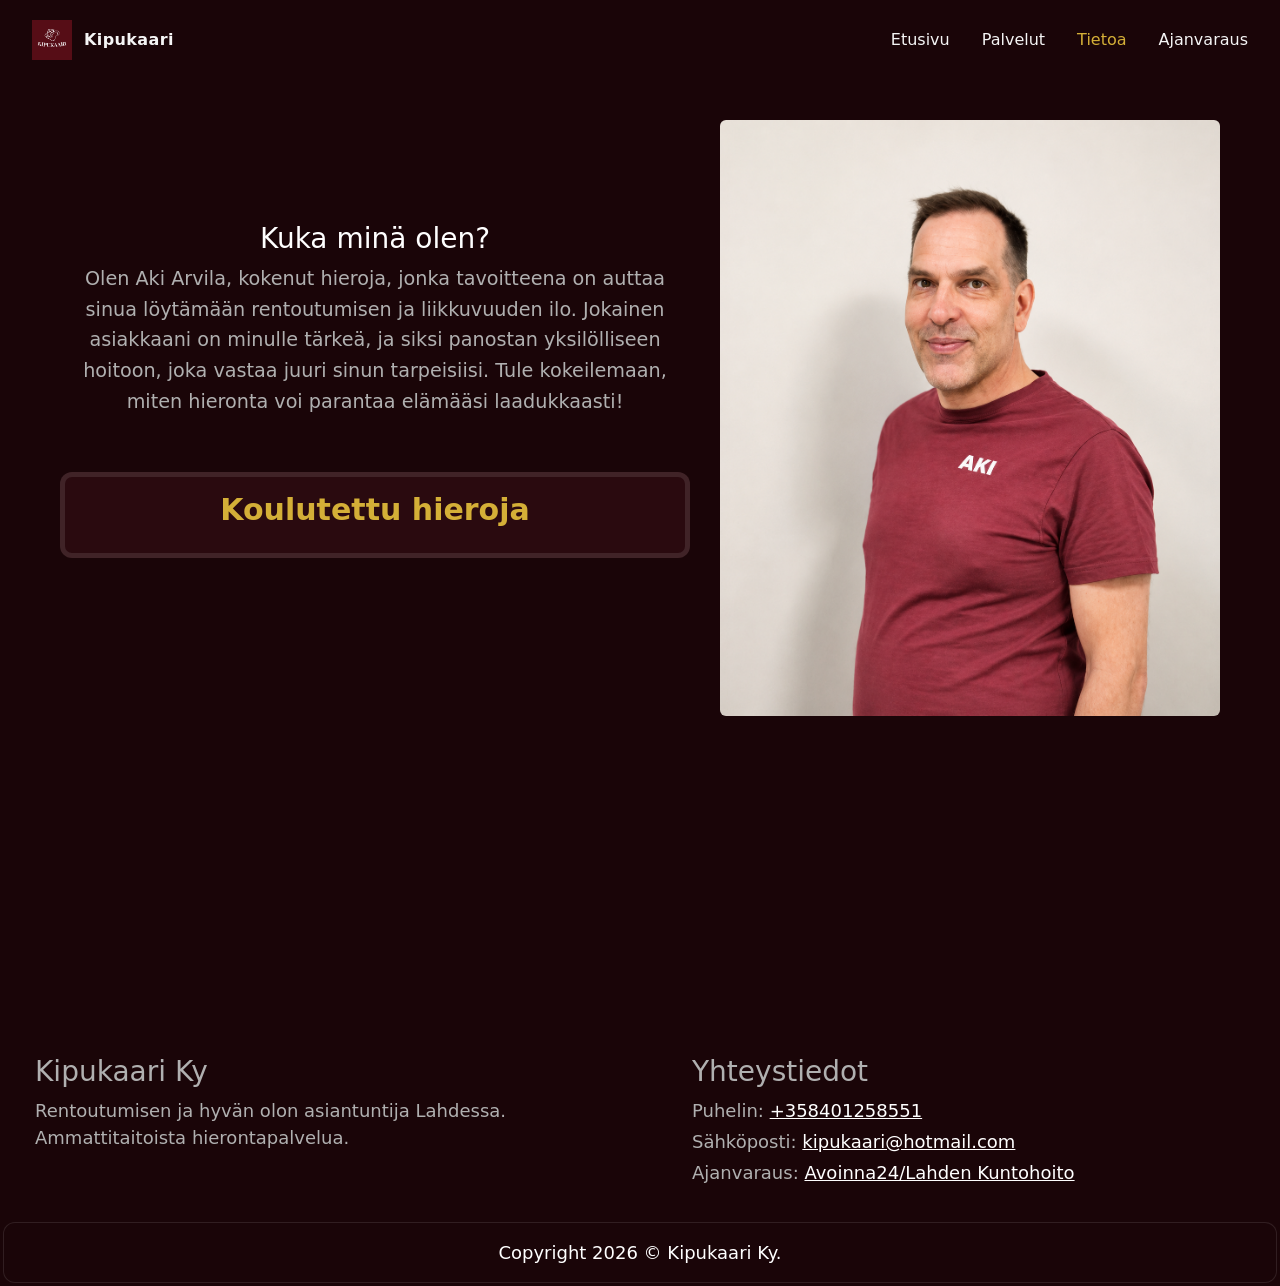
<file: WS07_Project/tietoa.html>
<!doctype html>
<html lang="en">
  <head>
    <meta charset="UTF-8" >
    <meta name="viewport" content="width=device-width, initial-scale=1.0" >
    <title>Kipukaari kotisivut</title>

    <link
      href="https://cdn.jsdelivr.net/npm/bootstrap@5.3.0/dist/css/bootstrap.min.css"
      rel="stylesheet"
    >
    <link rel="stylesheet" href="main.css" >
    <link rel="stylesheet" href="tietoa.css" >
    <link
      rel="stylesheet"
      href="https://cdnjs.cloudflare.com/ajax/libs/font-awesome/4.7.0/css/font-awesome.min.css"
    >

    <!-- Erillisen javascript koodin linkitys HTML:ään-->
    <script src="main.js"></script>
  </head>

  <body>
    <header class="header" id="header">
      <nav class="nav-container">
        <div class="nav-flex">
          <!-- Logon lisöys sivulle -->
          <a href="./index.html" class="logo-link">
            <div class="logo-circle">
              <img
                src="./images/kipukaarilogo.jpeg"
                alt="Kipukaari Logo"
                class="logo-image"
              />
            </div>
            <span class="logo-text">Kipukaari</span>
          </a>

          <!-- Työpöytäversion navigaatio -->
          <div class="nav-links">
            <a href="./index.html" class="nav-link"
              >Etusivu<span class="nav-underline"></span
            ></a>
            <a href="./palvelut.html" class="nav-link">Palvelut</a>
            <a href="./tietoa.html" class="nav-link active">Tietoa</a>
            <a href="./ajanvaraus.html" class="nav-link">Ajanvaraus</a>
          </div>

          <!-- Mobiiliversion hamburger-nappi -->
          <button
            class="mobile-toggle"
            onclick="toggleMenu()"
            aria-label="Toggle menu"
          >
            <svg
              class="menu-icon"
              width="24"
              height="24"
              viewBox="0 0 24 24"
              fill="none"
              stroke="currentColor"
              stroke-width="2"
            >
              <line x1="3" y1="12" x2="21" y2="12"></line>
              <line x1="3" y1="6" x2="21" y2="6"></line>
              <line x1="3" y1="18" x2="21" y2="18"></line>
            </svg>
            <svg
              class="close-icon hidden"
              width="24"
              height="24"
              viewBox="0 0 24 24"
              fill="none"
              stroke="currentColor"
              stroke-width="2"
            >
              <line x1="18" y1="6" x2="6" y2="18"></line>
              <line x1="6" y1="6" x2="18" y2="18"></line>
            </svg>
          </button>
        </div>

        <!-- Mobiiliversion navigaatiovalikko -->
        <div class="mobile-menu" id="mobileMenu">
          <a href="./index.html" class="mobile-link">Etusivu</a>
          <a href="./palvelut.html" class="mobile-link">Palvelut</a>
          <a href="./tietoa.html" class="mobile-link active">Tietoa</a>
          <a href="./ajanvaraus.html" class="mobile-link">Ajanvaraus</a>
        </div>
      </nav>
    </header>

    <main>
      <!-- Tietoa-sivun Kuka minä olen? -esittely sekä kuva Akista. -->
      <div class="about-me-container">
        <div class="about-me-text">
          <h2>Kuka minä olen?</h2>
          <p>
            Olen Aki Arvila, kokenut hieroja, jonka tavoitteena on auttaa sinua
            löytämään rentoutumisen ja liikkuvuuden ilo. Jokainen asiakkaani on
            minulle tärkeä, ja siksi panostan yksilölliseen hoitoon, joka vastaa
            juuri sinun tarpeisiisi. Tule kokeilemaan, miten hieronta voi
            parantaa elämääsi laadukkaasti!
          </p>
          <!-- Koulutus osio korostettuna laatikossa tekstin alapuolella. -->
          <div class="certificate-container">
            <h3>Koulutettu hieroja</h3>
          </div>
        </div>

        <div class="about-me-image">
          <img
            src="./images/minunkuvani-aki.png"
            class="rounded mx-auto d-block"
            alt="oma kuva"
          />
        </div>
      </div>

      <!-- Koulutus osio korostettuna laatikossa kuvan ja tekstin alapuolella. -->
    </main>

    <!-- Footer sisältöineen -->
    <footer id="mainFooter">
      <div class="footer-content">
        <div class="footer-contact">
          <h3>Kipukaari Ky</h3>
          <p>
            Rentoutumisen ja hyvän olon asiantuntija Lahdessa. Ammattitaitoista
            hierontapalvelua.
          </p>
        </div>

        <div class="footer-contact">
          <h3>Yhteystiedot</h3>
          <p>Puhelin: <a href="tel:+358401258551">+358401258551</a></p>
          <p>Sähköposti: <a href="mailto:kipukaari@hotmail.com">kipukaari@hotmail.com</a></p>
          <p>Ajanvaraus: <a href="https://avoinna24.fi/lahdenkuntohoito/">Avoinna24/Lahden Kuntohoito</a></p>
        </div>
      </div>

      <div class="footer-copyright">
        <p>Copyright 2026 © Kipukaari Ky.</p>
      </div>
    </footer>
  </body>
</html>
</file>
<file: KIPUKAARI_KY/main.css>
:root {
  --bg: #0f0f0f;
  --bg-deep: #090909;
  --surface: #171313;
  --surface-soft: #21191a;
  --burgundy: #5a1020;
  --burgundy-dark: #3a0b14;
  --gold: #c8a75d;
  --gold-soft: rgba(200, 167, 93, 0.18);
  --text: #f7f3ef;
  --muted: #bebdc4;
  --border: rgba(255, 255, 255, 0.11);
  --shadow: 0 24px 60px rgba(0, 0, 0, 0.34);
  --font-body: "Inter", Arial, Helvetica, sans-serif;
  --font-heading: "Cormorant Garamond", Georgia, "Times New Roman", serif;
}

* {
  box-sizing: border-box;
}

html {
  scroll-behavior: smooth;
}

body {
  min-height: 100%;
  margin: 0;
  color: var(--text);
  background: var(--bg);
  font-family: var(--font-body);
}

main {
  width: 100%;
}

img {
  display: block;
  max-width: 100%;
}

a {
  color: inherit;
}

h1,
h2,
h3,
p {
  margin-top: 0;
}

h1,
h2,
h3 {
  font-family: var(--font-heading);
}

h1 {
  font-size: clamp(2.35rem, 5vw, 4.8rem);
  line-height: 1.04;
  font-weight: 700;
  letter-spacing: 0;
}

h2 {
  font-size: clamp(1.7rem, 3vw, 2.65rem);
  line-height: 1.15;
  font-weight: 700;
  letter-spacing: 0;
}

h3 {
  font-size: clamp(1.1rem, 1.8vw, 1.35rem);
  line-height: 1.25;
  font-weight: 700;
  letter-spacing: 0;
}

p {
  color: var(--muted);
  font-size: clamp(1rem, 1.6vw, 1.1rem);
  line-height: 1.7;
}

.header {
  position: sticky;
  top: 0;
  z-index: 50;
  background-color: rgba(28, 28, 32, 0.82);
  backdrop-filter: blur(12px);
  border-bottom: 1px solid rgba(255, 255, 255, 0.08);
  transition: background-color 0.3s ease, box-shadow 0.3s ease;
}

.header.scrolled {
  background-color: rgba(24, 24, 28, 0.94);
  box-shadow: 0 14px 28px rgba(0, 0, 0, 0.28);
}

.nav-container {
  max-width: 1240px;
  margin: 0 auto;
  padding: 0 20px;
}

.nav-flex {
  display: flex;
  align-items: center;
  justify-content: space-between;
  min-height: 78px;
}

.logo-link {
  display: flex;
  align-items: center;
  gap: 12px;
  color: var(--text);
  text-decoration: none;
}

.logo-circle {
  width: 62px;
  height: 62px;
  overflow: hidden;
  border: 1px solid rgba(200, 167, 93, 0.24);
  border-radius: 50%;
  background: var(--burgundy);
  transition: transform 0.3s ease, border-color 0.3s ease;
}

.logo-link:hover .logo-circle {
  border-color: var(--gold);
  transform: scale(1.06);
}

.logo-image {
  width: 100%;
  height: 100%;
  object-fit: contain;
}

.logo-text {
  display: none;
}

.nav-links {
  display: none;
  align-items: center;
  gap: 32px;
}

.nav-link {
  position: relative;
  padding: 8px 0;
  color: var(--text);
  text-decoration: none;
  transition: color 0.3s ease;
}

.nav-link:hover,
.nav-link.active {
  color: var(--gold);
}

.nav-underline {
  position: absolute;
  bottom: 0;
  left: 0;
  display: block;
  width: 100%;
  height: 2px;
  background-color: var(--gold);
}

.mobile-toggle {
  display: flex;
  align-items: center;
  justify-content: center;
  width: 44px;
  height: 44px;
  border: 1px solid var(--border);
  border-radius: 8px;
  color: var(--text);
  background: var(--surface);
  cursor: pointer;
  transition: border-color 0.3s ease, background-color 0.3s ease;
}

.mobile-toggle:hover {
  border-color: rgba(200, 167, 93, 0.42);
  background-color: rgba(15, 15, 15, 0.92);
}

.hidden {
  display: none;
}

.mobile-menu {
  display: none;
  flex-direction: column;
  gap: 8px;
  padding: 0 0 18px;
  animation: slideDown 0.24s ease-out;
}

.mobile-menu.open {
  display: flex;
}

.mobile-link {
  padding: 12px 14px;
  border: 1px solid transparent;
  border-radius: 8px;
  color: var(--text);
  text-decoration: none;
  transition: background-color 0.3s ease, border-color 0.3s ease;
}

.mobile-link:hover,
.mobile-link.active {
  border-color: rgba(200, 167, 93, 0.42);
  background-color: rgba(15, 15, 15, 0.92);
}

.hero {
  position: relative;
  min-height: min(720px, calc(100vh - 78px));
  display: flex;
  align-items: center;
  overflow: hidden;
  background: var(--bg-deep);
}

.hero-image {
  position: absolute;
  inset: 0;
  width: 100%;
  height: 100%;
  object-fit: cover;
  object-position: center center;
  opacity: 0.78;
}

.hero-overlay {
  position: absolute;
  inset: 0;
  background:
    linear-gradient(90deg, rgba(28, 28, 32, 0.82), rgba(28, 28, 32, 0.5) 48%, rgba(43, 23, 32, 0.18)),
    linear-gradient(0deg, rgba(28, 28, 32, 0.78), rgba(28, 28, 32, 0.06) 44%);
}

.hero-content {
  position: relative;
  width: min(760px, calc(100% - 40px));
  margin: 0 auto;
  padding: 92px 0;
  text-align: center;
}

.hero-content p {
  max-width: 620px;
  margin: 0 auto 28px;
  color: #ededf0;
}

.eyebrow {
  margin-bottom: 12px;
  color: var(--gold);
  font-size: 0.8rem;
  font-weight: 700;
  letter-spacing: 0.12em;
  text-transform: uppercase;
}

.hero-actions {
  display: flex;
  flex-wrap: wrap;
  gap: 14px;
  justify-content: center;
}

.hero-content-left {
  margin-left: max(20px, calc((100vw - 1240px) / 2));
  margin-right: auto;
  text-align: left;
}

.hero-content-left p {
  margin-left: 0;
  margin-right: 0;
}

.hero-content-left .hero-actions {
  justify-content: flex-start;
}

.btn-primary,
.btn-secondary,
.image-button,
.submit-btn,
.service-card-button {
  display: inline-flex;
  align-items: center;
  justify-content: center;
  min-height: 46px;
  padding: 12px 20px;
  border-radius: 8px;
  font-weight: 700;
  text-decoration: none;
  transition: transform 0.3s ease, border-color 0.3s ease, background-color 0.3s ease, color 0.3s ease;
}

.btn-primary,
.image-button,
.submit-btn {
  border: 1px solid rgba(183, 151, 82, 0.42);
  color: #17100c;
  background-color: #b79652;
}

.btn-primary:hover,
.image-button:hover,
.submit-btn:hover {
  color: #17100c;
  background-color: #c3a35f;
  transform: translateY(-2px);
}

.btn-secondary,
.service-card-button {
  border: 1px solid var(--border);
  color: var(--text);
  background-color: #47101d;
}

.btn-secondary:hover,
.service-card-button:hover {
  border-color: var(--border);
  color: var(--text);
  background-color: #5a1626;
  transform: translateY(-2px);
}

.section {
  width: min(1240px, calc(100% - 40px));
  margin: 0 auto;
  padding: 86px 0;
}

.intro-section {
  padding-bottom: 28px;
}

.section-heading {
  max-width: 760px;
  margin: 0 auto 36px;
  text-align: center;
}

.section-heading h2 {
  margin-bottom: 14px;
}

.services-grid {
  display: grid;
  grid-template-columns: 1fr;
  gap: 24px;
}

.service-card,
.info-card,
.contact-section,
.form-section,
.policy-section,
.certificate-container {
  border: 1px solid var(--border);
  border-radius: 8px;
  background: var(--surface);
  box-shadow: var(--shadow);
}

.service-card {
  position: relative;
  display: flex;
  flex-direction: column;
  min-height: 100%;
  padding: 30px 28px 28px;
  transition: transform 0.3s ease, border-color 0.3s ease, background-color 0.3s ease;
}

.service-card::before {
  content: "";
  position: absolute;
  top: 0;
  left: 28px;
  right: 28px;
  height: 2px;
  background: linear-gradient(90deg, var(--gold), rgba(200, 167, 93, 0));
  opacity: 0.72;
}

.service-card:hover {
  border-color: rgba(200, 167, 93, 0.42);
  background-color: var(--surface-soft);
  transform: translateY(-7px);
}

.featured-card {
  border-color: rgba(200, 167, 93, 0.32);
}

.service-card h3 {
  margin-bottom: 12px;
  color: var(--text);
}

.service-card p {
  flex: 1;
}

.servicecard-footer {
  display: flex;
  align-items: center;
  justify-content: space-between;
  gap: 16px;
  margin: auto 0 22px;
  padding-top: 18px;
  border-top: 1px solid rgba(244, 239, 230, 0.11);
}

.time {
  color: var(--muted);
}

.price {
  color: var(--gold);
  font-size: 1.45rem;
  font-weight: 800;
}

.service-info {
  padding-top: 34px;
}

.info-grid {
  display: grid;
  grid-template-columns: 1fr;
  gap: 18px;
}

.info-card {
  padding: 26px;
}

.info-card h3 {
  color: var(--gold);
}

.about-section {
  padding-top: 42px;
}

.about-page {
  padding-top: 92px;
}

.about-me-container {
  display: grid;
  grid-template-columns: 1fr;
  gap: 32px;
  align-items: center;
}

.about-me-text {
  order: 2;
}

.about-page .about-me-text h1 {
  font-size: clamp(2rem, 3.4vw, 3.45rem);
  white-space: nowrap;
}

.about-me-image {
  position: relative;
  order: 1;
  overflow: hidden;
  border: 1px solid var(--border);
  border-radius: 8px;
  background: var(--surface);
  box-shadow: var(--shadow);
}

.about-page .about-me-image {
  max-width: 460px;
  justify-self: center;
}

.about-me-image img {
  width: 100%;
  height: 100%;
  max-height: 560px;
  object-fit: cover;
}

.certificate-container {
  display: inline-flex;
  margin-top: 16px;
  padding: 16px 20px;
}

.certificate-container h3 {
  margin: 0;
  color: var(--gold);
}

.booking-hero {
  width: min(920px, calc(100% - 40px));
  margin: 0 auto;
  padding: 92px 0 54px;
  text-align: center;
}

.booking-hero h1 {
  margin-bottom: 16px;
}

.booking-hero p {
  max-width: 720px;
  margin: 0 auto 28px;
}

.booking-layout {
  display: grid;
  grid-template-columns: 1fr;
  gap: 28px;
  width: min(1240px, calc(100% - 40px));
  margin: 0 auto;
  padding: 34px 0 74px;
}

.contact-section,
.form-section,
.email-contact-section {
  padding: 28px;
}

.contact-section h2,
.form-section h2,
.email-contact-section h2,
.policy-section h2 {
  margin-bottom: 24px;
  color: var(--text);
}

.email-contact-section {
  border: 1px solid var(--border);
  border-radius: 8px;
  background: var(--surface);
  box-shadow: var(--shadow);
}

.email-contact-guidance {
  margin: 12px 0 24px;
}

.email-contact-guidance p {
  margin-bottom: 10px;
  color: var(--gold);
  font-size: 0.8rem;
  font-weight: 700;
  letter-spacing: 0.12em;
  text-transform: uppercase;
}

.email-contact-guidance ul {
  margin: 0;
  padding-left: 20px;
  color: var(--muted);
  line-height: 1.8;
}

.email-actions {
  display: flex;
  flex-wrap: wrap;
  gap: 12px;
}

.contact-item {
  display: flex;
  gap: 16px;
  margin-bottom: 24px;
}

.contact-icon {
  display: flex;
  align-items: center;
  justify-content: center;
  flex: 0 0 38px;
  width: 38px;
  height: 38px;
  border: 1px solid var(--border);
  border-radius: 50%;
  color: var(--gold);
  background-color: rgba(90, 16, 32, 0.36);
  font-weight: 700;
}

.contact-icon svg {
  width: 19px;
  height: 19px;
  stroke: currentColor;
  stroke-width: 1.9;
  stroke-linecap: round;
  stroke-linejoin: round;
}

.contact-info h3 {
  margin-bottom: 4px;
}

.contact-info p {
  margin-bottom: 2px;
  font-size: 1rem;
}

.contact-info a,
.footer-contact a {
  color: var(--muted);
  text-decoration-color: rgba(200, 167, 93, 0.4);
  text-underline-offset: 3px;
}

.contact-info a:hover,
.footer-contact a:hover {
  color: var(--gold);
}

.map-container {
  margin-top: 0;
  overflow: hidden;
  border: 1px solid var(--border);
  border-radius: 8px;
}

.booking-map {
  grid-column: 1 / -1;
}

.map-container iframe {
  display: block;
  width: 100%;
  height: 360px;
  border: 0;
  filter: saturate(0.78) contrast(1.04);
}

.form-group {
  margin-bottom: 18px;
}

.form-group label {
  display: block;
  margin-bottom: 8px;
  color: var(--text);
  font-weight: 700;
}

.form-group input,
.form-group select,
.form-group textarea {
  width: 100%;
  padding: 12px 13px;
  border: 1px solid rgba(200, 167, 93, 0.22);
  border-radius: 8px;
  color: var(--text);
  background-color: #1b1b20;
  outline: none;
  transition: border-color 0.3s ease, box-shadow 0.3s ease;
}

.form-group input:focus,
.form-group select:focus,
.form-group textarea:focus {
  border-color: var(--gold);
  box-shadow: 0 0 0 3px rgba(200, 167, 93, 0.14);
}

.form-group textarea {
  min-height: 120px;
  resize: vertical;
}

.form-row {
  display: grid;
  grid-template-columns: 1fr;
  gap: 0;
}

.submit-btn {
  width: 100%;
  cursor: pointer;
}

.form-note {
  margin: 12px 0 0;
  text-align: center;
  font-size: 0.92rem;
}

.policy-section {
  width: min(920px, calc(100% - 40px));
  margin: 0 auto 82px;
  padding: 30px;
}

#mainFooter {
  border-top: 1px solid rgba(255, 255, 255, 0.08);
  background: var(--bg-deep);
}

.footer-content {
  display: grid;
  grid-template-columns: 1fr;
  gap: 20px;
  width: min(1240px, calc(100% - 40px));
  margin: 0 auto;
  padding: 44px 0 26px;
}

.footer-contact {
  min-width: 0;
}

.footer-contact h3 {
  color: var(--gold);
}

.footer-contact p,
.footer-contact a {
  word-break: break-word;
  overflow-wrap: break-word;
  white-space: normal;
}

.footer-copyright {
  width: min(1240px, calc(100% - 40px));
  margin: 0 auto;
  padding: 18px 0 28px;
  border-top: 1px solid rgba(244, 239, 230, 0.08);
  text-align: center;
}

.footer-copyright p {
  margin: 0;
  font-size: 0.95rem;
}

@media (min-width: 768px) {
  .nav-links {
    display: flex;
  }

  .mobile-toggle {
    display: none;
  }

  .hero-content {
    width: min(1120px, calc(100% - 64px));
  }

  .services-grid {
    grid-template-columns: repeat(3, 1fr);
  }

  .info-grid {
    grid-template-columns: repeat(3, 1fr);
  }

  .about-me-container {
    grid-template-columns: minmax(0, 1.1fr) minmax(280px, 0.9fr);
    gap: 54px;
  }

  .about-me-text {
    order: 1;
  }

  .about-me-image {
    order: 2;
  }

  .booking-layout {
    grid-template-columns: minmax(0, 0.95fr) minmax(0, 1.05fr);
  }

  .form-row {
    grid-template-columns: repeat(2, 1fr);
    gap: 18px;
  }

  .footer-content {
    grid-template-columns: 1fr 1fr;
  }
}

@media (max-width: 520px) {
  .about-page .about-me-text h1 {
    white-space: normal;
  }

  .hero {
    min-height: 620px;
  }

  .hero-content,
  .section,
  .booking-hero,
  .booking-layout,
  .policy-section,
  .footer-content,
  .footer-copyright {
    width: min(100% - 28px, 1240px);
  }

  .hero-actions,
  .btn-primary,
  .btn-secondary,
  .service-card-button {
    width: 100%;
  }

  .service-card,
  .info-card,
  .contact-section,
  .form-section,
  .policy-section {
    padding: 22px;
  }
}

@keyframes slideDown {
  from {
    opacity: 0;
    transform: translateY(-8px);
  }
  to {
    opacity: 1;
    transform: translateY(0);
  }
}
</file>
<file: WS02_CSS/styles.css>
h2 {
      color: rgb(105, 27, 86);
    }
p {
      color: rgb(7, 70, 51);
    }
    
    body {
      background-color: rgb(218, 232, 238);
    }
    
    h1 {
      font-size: 3em;
    } 
    .content-box {
  padding: 25px;
  margin: 35px;
  background-color: #d4d3d3;
  border: 3px solid #187c29;
  border-radius: 15px;
}
table {
      width: 100%;
      border-collapse: collapse;
    }
    
    th, td {
      border: 1px solid #130505;
      padding: 8px;
      text-align: left;
    }
    
    th {
      background-color: #d59eda;
    }
    
    form {
      display: flex;
      flex-direction: column;
      gap: 5px;
      margin: 30px;
    }
    
    label {
      font-weight: bold;
    }
    
    input[type="text"], input[type="email"] {
      padding: 5px;
      border: 3px solid #ddd;
      border-radius: 10px;
    }
    
    input[type="submit"] {
      background-color: #0a5e37;
      color: white;
      padding: 10px;
      border: none;
      border-radius: 4px;
      cursor: pointer;
      margin-top: 20px;
    }
    
    input[type="submit"]:hover {
      background-color: #a263b6;
    }
</file>
<file: WS03_CSS_Advanced/styles.css>
h2 {
      color: rgb(105, 27, 86);
    }
@keyframes slideInDown {
  from {
    transform: translateY(-100%);
    opacity: 0;
  }
  to {
    transform: translateY(0);
    opacity: 1;
  }
}

    .animated-banner {
        background-color: steelblue;
        color: #ffffff;
        font-family: Georgia, serif;
        font-size: 1.1rem;
        font-weight: bold;
        text-align: center;
        padding: 14px 20px;
        border-radius: 8px;
        margin-bottom: 20px;
        animation: slideInDown 0.8s ease-out forwards;
}
body {
      background-color: rgb(218, 232, 238);
    }
p {
      color: rgb(7, 70, 51);
    }

img {
      width: 300px;
      border-radius: 12px;
      border: 2px solid rgb(167, 70, 180);
      box-shadow: 4px 4px 12px rgba(0, 0, 0, 0.2);
      display:block;
      margin: 16px 0;
      filter: grayscale(100%) birghtness(80%);
      transition: all 0.5s ease-in-out;
}

img:hover {
      filter: none;
      transform: scale(1.1);
      box-shadow: 8px 8px 20px rgba(0, 0, 0, 0.4);
}
.filter-image {
        filter: grayscale(100%);
        transition: filter 0.3s ease;
      }
ol {  
      background-color: #e8f4fd;
      border: 2px solid steelblue;
      border-radius: 8px;
      padding: 12px 12px 12px 36px;
      max-width: 400px;
      list-style-type: decimal;
      color: #1a3a5c;
      font-family: Georgia, serif;
      font-size: 1rem;
      line-height: 2;
}

ol li:nth-child(odd) {
      background-color: #d0e8f8;
      border-radius: 4px;
      padding-left: 4px;
}
ol li:nth-child(even) {
      background-color: #b8d8f0;
      border-radius: 4px;
      padding-left: 4px;
}
ul {
      background-color: #e8f4fd;
      border: 2px solid rgb(184, 64, 154);
      border-radius: 8px;
      padding: 12px 12px 12px 36px;
      max-width: 400px;
      list-style-type: square;
      color: #3b0d2e;
      font-family: Georgia, serif;
      font-size: 1rem;
      line-height: 2;
}

h1 {
      font-size: 3em;
    } 
.content-box {
  padding: 25px;
  margin: 35px;
  background-color: #d4d3d3;
  border: 3px solid #187c29;
  border-radius: 15px;
}
table {
      width: 100%;
      border-collapse: collapse;
    }
    
    th, td {
      border: 1px solid #130505;
      padding: 8px;
      text-align: left;
    }
    
    th {
      background-color: #d59eda;
    }
    
    form {
      display: flex;
      flex-direction: column;
      gap: 5px;
      margin: 30px;
    }
    
    label {
      font-weight: bold;
    }
    
    input[type="text"], input[type="email"] {
      padding: 5px;
      border: 3px solid #ddd;
      border-radius: 10px;
    }
    
    input[type="submit"] {
      background-color: #0a5e37;
      color: white;
      padding: 10px;
      border: none;
      border-radius: 4px;
      cursor: pointer;
      margin-top: 20px;
    }
    
    input[type="submit"]:hover {
      background-color: #a263b6;
    }
    .transition-button {
        background-color: rgb(231, 194, 149);
        padding: 10px 100px;
        margin: 35px;
        border: none;
        border-radius: 4px;
        cursor: pointer;
        transition: background-color 0.3s ease;
      }
      
      .transition-button:hover {
        background-color: rgb(229, 124, 243);
      }
      .animation-box {
        width: 200px;
        height: 20px;
        background-color: lightgreen;
        position: relative;
        animation: move 3s infinite alternate;
      }
      
      @keyframes move {
        from {
          left: 0;
        }
        to {
          left: 100px;
        }
      }
      .pseudo-list li:nth-child(odd) {
        background-color: rgb(241, 168, 231);
        border-radius: 4px;
        
      }

      .pseudo-list li:nth-child(even) {
        background-color: rgb(112, 196, 221);
        border-radius: 4px;
      }
      
      .filter-image {
        filter: grayscale(100%);
        transition: filter 0.3s ease;
      }

      .filter-image:hover {
        filter: grayscale(0%);
      }
      

      .quote {
        position: relative;
        padding-left: 20px;
        font-style: italic;
      }
      
      .quote::before {
        content: '“';
        font-size: 40px;
        position: absolute;
        left: 0;
        top: 0;
        color: lightgray;
      }
</file>
<file: WS04_Page_Layout/styles.css>
h2 {
      color: rgb(27, 73, 75);
    }
@keyframes slideInDown {
  from {
    transform: translateY(-100%);
    opacity: 0;
  }
  to {
    transform: translateY(0);
    opacity: 1;
  }
}

.animated-banner {
        background-color: rgb(27, 73, 75);
        color: #ffffff;
        font-family: Georgia, serif;
        font-size: 1.1rem;
        font-weight: bold;
        text-align: center;
        padding: 14px 20px;
        border-radius: 8px;
        margin-bottom: 20px;
        animation: slideInDown 0.8s ease-out forwards;
}
body {
      background-color: rgb(247, 250, 250);
    }
p {
      color: rgb(7, 70, 51);
    }

img {
      width: 300px;
      border-radius: 12px;
      border: 2px solid rgb(19, 82, 73);
      box-shadow: 4px 4px 12px rgba(0, 0, 0, 0.2);
      display:block;
      margin: 16px 0;
      filter: grayscale(100%) brightness(80%);
      transition: all 0.5s ease-in-out;
}

img:hover {
      filter: none;
      transform: scale(1.1);
      box-shadow: 8px 8px 20px rgba(0, 0, 0, 0.4);
}
.filter-image {
        filter: grayscale(100%);
        transition: filter 0.3s ease;
      }

a {
      font-size: 1.5rem;
}

blockquote {
      margin-left: 0px;
      font-size: 1.2rem;
}

ol {  
      background-color: #155f5f;
      border: 2px solid rgb(14, 137, 141);
      border-radius: 8px;
      padding: 12px 12px 12px 36px;
      max-width: 400px;
      list-style-type: decimal;
      color: #f4f6f8;
      font-family: Georgia, serif;
      font-size: 1rem;
      line-height: 2;
}

ol li:nth-child(odd) {
      background-color: #159e97;
      border-radius: 4px;
      padding-left: 4px;
}
ol li:nth-child(even) {
      background-color: #113f42;
      border-radius: 4px;
      padding-left: 4px;
}
ul {
      background-color: #bf99c7;
      border: 2px solid rgb(115, 40, 117);
      border-radius: 8px;
      padding: 12px 12px 12px 36px;
      max-width: 400px;
      list-style-type: square;
      color: #f8f7f8;
      font-family: Georgia, serif;
      font-size: 1rem;
      line-height: 1.5;
}

h1 {
      font-size: 3em;
    }
    
.list-style-1 {
      background-color:rgb(72, 131, 123);
      border: 2px dotted rgb(35, 65, 56);
}

.content-box {
  padding: 25px;
  margin: 35px;
  background-color: #e7cff7;
  border: 3px solid #cf92e2;
  border-radius: 15px;
}
table {
      width: 100%;
      border-collapse: collapse;
    }
    
th, td {
      border: 1px solid #130505;
      padding: 8px;
      text-align: left;
    }
    
th {
      background-color: #c089e0;
    }
    
form {
      display: flex;
      flex-direction: column;
      gap: 5px;
      margin: 30px;
    }
    
label {
      font-weight: bold;
    }
    
input[type="text"], input[type="email"] {
      padding: 5px;
      border: 3px solid #1c5550;
      border-radius: 10px;
    }
    
input[type="submit"] {
      background-color: #0a5e5a;
      color: white;
      padding: 10px;
      border: none;
      border-radius: 4px;
      cursor: pointer;
      margin-top: 20px;
    }
    
input[type="submit"]:hover {
      background-color: #a263b6;
    }

.transition-button {
        background-color: rgb(49, 116, 107);
        padding: 10px 100px;
        margin: 35px;
        border: none;
        border-radius: 4px;
        cursor: pointer;
        transition: background-color 0.3s ease;
      }
      
.transition-button:hover {
        background-color: rgb(229, 124, 243);
      }

.animation-box {
        width: 200px;
        height: 20px;
        background-color: rgb(162, 102, 177);
        position: relative;
        animation: move 1s infinite alternate;
      }
      
      @keyframes move {
        from {
          left: 0;
        }
        to {
          left: 100px;
        }
      }

.pseudo-list li:nth-child(odd) {
        background-color: #1b8080;
        border-radius: 4px;
        
      }

.pseudo-list li:nth-child(even) {
        background-color: rgb(131, 167, 164);
        border-radius: 4px;
      }
      
.filter-image {
        filter: grayscale(100%);
        transition: filter 0.3s ease;
      }

.filter-image:hover {
        filter: grayscale(0%);
      }
      

.quote {
        position: relative;
        padding-left: 20px;
        font-style: italic;
      }
      
.quote::before {
        content: '“';
        font-size: 40px;
        position: absolute;
        left: 0;
        top: 0;
        color: lightgray;
      }

.grid-container {
  display: grid;
  grid-template-columns: repeat(3, 1fr);
  grid-gap: 10px;
}

.grid-item {
  background-color: rgb(158, 106, 173);
  padding: 20px;
  text-align: center;
  border-radius: 20px;
  color: white;
}

.flex-container {
  margin-top: 20px;
  display: flex;
  justify-content: space-around;
  align-items: center;
}

.box {
  background-color: rgb(88, 158, 143);
  padding: 20px;
  text-align: center;
}

.responsive-box {
  margin-top: 20px;
  border-radius: 30px;
  padding: 10px;
  text-align: center;
  color: white;
}

@media (max-width: 600px) {
  .responsive-box {
    background-color: rgb(184, 118, 57);
  }
}

@media (min-width: 601px) {
  .responsive-box {
    background-color: rgb(170, 134, 199);
  }
}
</file>
<file: WS05_Responsive_Design/styles.css>
h2 {
      color: rgb(27, 73, 75);
    }
@keyframes slideInDown {
  from {
    transform: translateY(-100%);
    opacity: 0;
  }
  to {
    transform: translateY(0);
    opacity: 1;
  }
}

.animated-banner {
        background-color: rgb(27, 73, 75);
        color: #ffffff;
        font-family: Georgia, serif;
        font-size: 1.1rem;
        font-weight: bold;
        text-align: center;
        padding: 14px 20px;
        border-radius: 8px;
        margin-bottom: 20px;
        animation: slideInDown 0.8s ease-out forwards;
}
body {
      background-color: rgb(247, 250, 250);
    }
p {
      color: rgb(7, 70, 51);
    }

.image-1 {
      width: 300px;
      border-radius: 12px;
      border: 2px solid rgb(19, 82, 73);
      box-shadow: 4px 4px 12px rgba(0, 0, 0, 0.2);
      display:block;
      margin: 16px 0;
      filter: grayscale(100%) brightness(80%);
      transition: all 0.5s ease-in-out;
}

.image-1:hover {
      filter: none;
      transform: scale(1.1);
      box-shadow: 8px 8px 20px rgba(0, 0, 0, 0.4);
}
.filter-image {
        filter: grayscale(100%);
        transition: filter 0.3s ease;
      }

a {
      font-size: 1.5rem;
}

blockquote {
      margin-left: 0px;
      font-size: 1.2rem;
}

ol {  
      background-color: #155f5f;
      border: 2px solid rgb(14, 137, 141);
      border-radius: 8px;
      padding: 12px 12px 12px 36px;
      max-width: 400px;
      list-style-type: decimal;
      color: #f4f6f8;
      font-family: Georgia, serif;
      font-size: 1rem;
      line-height: 2;
}

ol li:nth-child(odd) {
      background-color: #159e97;
      border-radius: 4px;
      padding-left: 4px;
}
ol li:nth-child(even) {
      background-color: #113f42;
      border-radius: 4px;
      padding-left: 4px;
}
ul {
      background-color: #bf99c7;
      border: 2px solid rgb(115, 40, 117);
      border-radius: 8px;
      padding: 12px 12px 12px 36px;
      max-width: 400px;
      list-style-type: square;
      color: #f8f7f8;
      font-family: Georgia, serif;
      font-size: 1rem;
      line-height: 1.5;
}

h1 {
      font-size: 3em;
    }
    
.list-style-1 {
      background-color:rgb(72, 131, 123);
      border: 2px dotted rgb(35, 65, 56);
}

.content-box {
  padding: 25px;
  margin: 35px;
  background-color: #e7cff7;
  border: 3px solid #cf92e2;
  border-radius: 15px;
}
table {
      width: 100%;
      border-collapse: collapse;
    }
    
th, td {
      border: 1px solid #130505;
      padding: 8px;
      text-align: left;
    }
    
th {
      background-color: #c089e0;
    }
    
form {
      display: flex;
      flex-direction: column;
      gap: 5px;
      margin: 30px;
    }
    
label {
      font-weight: bold;
    }
    
input[type="text"], input[type="email"] {
      padding: 5px;
      border: 3px solid #1c5550;
      border-radius: 10px;
    }
    
input[type="submit"] {
      background-color: #0a5e5a;
      color: white;
      padding: 10px;
      border: none;
      border-radius: 4px;
      cursor: pointer;
      margin-top: 20px;
    }
    
input[type="submit"]:hover {
      background-color: #a263b6;
    }

.transition-button {
        background-color: rgb(49, 116, 107);
        padding: 10px 100px;
        margin: 35px;
        border: none;
        border-radius: 4px;
        cursor: pointer;
        transition: background-color 0.3s ease;
      }
      
.transition-button:hover {
        background-color: rgb(229, 124, 243);
      }

.animation-box {
        width: 200px;
        height: 20px;
        background-color: rgb(162, 102, 177);
        position: relative;
        animation: move 1s infinite alternate;
      }
      
      @keyframes move {
        from {
          left: 0;
        }
        to {
          left: 100px;
        }
      }

.pseudo-list li:nth-child(odd) {
        background-color: #1b8080;
        border-radius: 4px;
        
      }

.pseudo-list li:nth-child(even) {
        background-color: rgb(131, 167, 164);
        border-radius: 4px;
      }
      
.filter-image {
        filter: grayscale(100%);
        transition: filter 0.3s ease;
      }

.filter-image:hover {
        filter: grayscale(0%);
      }
      

.quote {
        position: relative;
        padding-left: 20px;
        font-style: italic;
      }
      
.quote::before {
        content: '“';
        font-size: 40px;
        position: absolute;
        left: 0;
        top: 0;
        color: lightgray;
      }

.grid-container {
  display: grid;
  grid-template-columns: repeat(3, 1fr);
  grid-gap: 10px;
}

.grid-item {
  background-color: rgb(158, 106, 173);
  padding: 20px;
  text-align: center;
  border-radius: 20px;
  color: white;
}

.flex-container {
  margin-top: 20px;
  display: flex;
  justify-content: space-around;
  align-items: center;
}

.box {
  background-color: rgb(88, 158, 143);
  padding: 20px;
  text-align: center;
}

.responsive-box {
  margin-top: 20px;
  border-radius: 30px;
  padding: 10px;
  text-align: center;
  color: white;
}

@media (max-width: 600px) {
  .responsive-box {
    background-color: rgb(184, 118, 57);
  }
}

@media (min-width: 601px) {
  .responsive-box {
    background-color: rgb(170, 134, 199);
  }
}
.responsive-container {
      display: flex;
      flex-wrap: wrap;
    }
    
    .column {
      flex: 1;
      padding: 10px;
    }
    
    @media (max-width: 600px) {
      .column {
        flex: 100%;
      }
    }
.responsive-image {
      max-width: 100%;
      height: auto;
    }
.media-query-box {
      padding: 20px;
      text-align: center;
    }
    
    @media (max-width: 600px) {
      .media-query-box {
        background-color: lightcoral;
      }
    }
    
    @media (min-width: 601px) {
      .media-query-box {
        background-color: rgb(61, 150, 130);
      }
    }
.responsive-nav .nav-list { 
      display: block;
      list-style: none;
    }
    
    @media (max-width: 600px) {
      .responsive-nav .nav-list {
        display: none;
      }
    
      .responsive-nav .menu-toggle {
        display: block;
      }
    }
</file>
<file: WS06_Bootstrap/styles.css>
h2 {
      color: rgb(27, 73, 75);
    }
@keyframes slideInDown {
  from {
    transform: translateY(-100%);
    opacity: 0;
  }
  to {
    transform: translateY(0);
    opacity: 1;
  }
}

.animated-banner {
        background-color: rgb(27, 73, 75);
        color: #ffffff;
        font-family: Georgia, serif;
        font-size: 1.1rem;
        font-weight: bold;
        text-align: center;
        padding: 14px 20px;
        border-radius: 8px;
        margin-bottom: 20px;
        animation: slideInDown 0.8s ease-out forwards;
}
body {
      background-color: rgb(247, 250, 250);
      margin-left: 15%;
      margin-right: 15%;
      margin-top: 3%;
    }
p {
      color: rgb(7, 70, 51);
    }

.image-1 {
      width: 300px;
      border-radius: 12px;
      border: 2px solid rgb(19, 82, 73);
      box-shadow: 4px 4px 12px rgba(0, 0, 0, 0.2);
      display:block;
      margin: 16px 0;
      filter: grayscale(100%) brightness(80%);
      transition: all 0.5s ease-in-out;
}

.image-1:hover {
      filter: none;
      transform: scale(1.1);
      box-shadow: 8px 8px 20px rgba(0, 0, 0, 0.4);
}
.filter-image {
        filter: grayscale(100%);
        transition: filter 0.3s ease;
      }

a {
      font-size: 1.5rem;
}

blockquote {
      margin-left: 0px;
      font-size: 1.2rem;
}

ol {  
      background-color: #155f5f;
      border: 2px solid rgb(14, 137, 141);
      border-radius: 8px;
      padding: 12px 12px 12px 36px;
      max-width: 400px;
      list-style-type: decimal;
      color: #f4f6f8;
      font-family: Georgia, serif;
      font-size: 1rem;
      line-height: 2;
}

ol li:nth-child(odd) {
      background-color: #159e97;
      border-radius: 4px;
      padding-left: 4px;
}
ol li:nth-child(even) {
      background-color: #113f42;
      border-radius: 4px;
      padding-left: 4px;
}
.harrastukset {
      background-color: #bf99c7;
      border: 2px solid rgb(115, 40, 117);
      border-radius: 8px;
      padding: 12px 12px 12px 36px;
      max-width: 400px;
      list-style-type: square;
      color: #f8f7f8;
      font-family: Georgia, serif;
      font-size: 1rem;
      line-height: 1.5;
}

h1 {
      font-size: 3em;
    }
    
.list-style-1 {
      background-color:rgb(72, 131, 123);
      border: 2px dotted rgb(35, 65, 56);
}

.content-box {
  padding: 25px;
  margin: 35px;
  background-color: #e7cff7;
  border: 3px solid #cf92e2;
  border-radius: 15px;
}
table {
      width: 100%;
      border-collapse: collapse;
    }
    
th, td {
      border: 1px solid #130505;
      padding: 8px;
      text-align: left;
    }
    
th {
      background-color: #c089e0;
    }
    
form {
      display: flex;
      flex-direction: column;
      gap: 5px;
      margin: 30px;
    }
    
label {
      font-weight: bold;
    }
    
input[type="text"], input[type="email"] {
      padding: 5px;
      border: 3px solid #1c5550;
      border-radius: 10px;
    }
    
input[type="submit"] {
      background-color: #0a5e5a;
      color: white;
      padding: 10px;
      border: none;
      border-radius: 4px;
      cursor: pointer;
      margin-top: 20px;
    }
    
input[type="submit"]:hover {
      background-color: #a263b6;
    }

.transition-button {
        background-color: rgb(49, 116, 107);
        padding: 10px 100px;
        margin: 35px;
        border: none;
        border-radius: 4px;
        cursor: pointer;
        transition: background-color 0.3s ease;
      }
      
.transition-button:hover {
        background-color: rgb(229, 124, 243);
      }

.animation-box {
        width: 200px;
        height: 20px;
        background-color: rgb(162, 102, 177);
        position: relative;
        animation: move 1s infinite alternate;
      }
      
      @keyframes move {
        from {
          left: 0;
        }
        to {
          left: 100px;
        }
      }

.pseudo-list li:nth-child(odd) {
        background-color: #1b8080;
        border-radius: 4px;
        
      }

.pseudo-list li:nth-child(even) {
        background-color: rgb(131, 167, 164);
        border-radius: 4px;
      }
      
.filter-image {
        filter: grayscale(100%);
        transition: filter 0.3s ease;
      }

.filter-image:hover {
        filter: grayscale(0%);
      }
      

.quote {
        position: relative;
        padding-left: 20px;
        font-style: italic;
      }
      
.quote::before {
        content: '“';
        font-size: 40px;
        position: absolute;
        left: 0;
        top: 0;
        color: lightgray;
      }

.grid-container {
  display: grid;
  grid-template-columns: repeat(3, 1fr);
  grid-gap: 10px;
}

.grid-item {
  background-color: rgb(158, 106, 173);
  padding: 20px;
  text-align: center;
  border-radius: 20px;
  color: white;
}

.flex-container {
  margin-top: 20px;
  display: flex;
  justify-content: space-around;
  align-items: center;
}

.box {
  background-color: rgb(88, 158, 143);
  padding: 20px;
  text-align: center;
}

.responsive-box {
  margin-top: 20px;
  border-radius: 30px;
  padding: 10px;
  text-align: center;
  color: white;
}

@media (max-width: 600px) {
  .responsive-box {
    background-color: rgb(184, 118, 57);
  }
}

@media (min-width: 601px) {
  .responsive-box {
    background-color: rgb(170, 134, 199);
  }
}
.responsive-container {
      display: flex;
      flex-wrap: wrap;
    }
    
    .column {
      flex: 1;
      padding: 10px;
    }
    
    @media (max-width: 600px) {
      .column {
        flex: 100%;
      }
    }
.responsive-image {
      max-width: 100%;
      height: auto;
    }
.media-query-box {
      padding: 20px;
      text-align: center;
    }
    
    @media (max-width: 600px) {
      .media-query-box {
        background-color: lightcoral;
      }
    }
    
    @media (min-width: 601px) {
      .media-query-box {
        background-color: rgb(61, 150, 130);
      }
    }
.responsive-nav .nav-list { 
      display: block;
      list-style: none;
    }
    
    @media (max-width: 600px) {
      .responsive-nav .nav-list {
        display: none;
      }
    
      .responsive-nav .menu-toggle {
        display: block;
      }
    }
  
  .mikaela-bootstrap-grid {
    background-color: rgb(204, 158, 198);
    border: #824079 solid 2px;
    padding: 15px;
    color: white;
  }

  button {
    margin-top: 10px;
    margin-bottom: 10px;
  }

  .huomio {
    margin-top: 10px;
    margin-bottom: 10px;
    background-color: rgb(221, 171, 210);
    border: #82558b solid 2px;
    color: white; 
  }
</file>
<file: WS07_Project/main.css>
/*TAGIT JA ELEMENTIT */
html, body {
    color: white;
    background-color: #1A0508;
    height: 100%;
}

main {
    min-height: 100%;
    width:100%;
    margin-left:auto;
    margin-right:auto;
}

img {
    width: 100%;
}

a { 
    color: white;
}

h1, h2, h3 {
  font-size: clamp(18px, 3vw, 28px); /* Responsiivinen fonttikoko tehty tällä */
}

p {
  font-size: clamp(14px, 1.8vw, 18px);
}

/* Pakotin rivittäytymisen, koska footerin tekstit ei toiminut mobiilissa täydellisesti*/
footer p,
footer a {
  word-break: break-word;     
  overflow-wrap: break-word;  
  white-space: normal;        
  max-width: 100%;            
  margin: 4px 0;             
}


/* LUOKAT */
/* Navigaatiovalikolle ja yläreunukselle määritellyt tyylit */
.header {
  position: sticky;
  top: 0;
  z-index: 50;
  background-color: #1A0508; 
  transition: all 0.3s ease;
}

.header.scrolled {
  background-color: rgba(26, 5, 8, 0.95); 
  backdrop-filter: blur(8px);
  box-shadow: 0 10px 15px -3px rgba(128, 0, 32, 0.1),
  0 4px 6px -2px rgba(128, 0, 32, 0.05);
}

.nav-container {
  max-width: 1280px;
  margin: 0 auto;
  padding: 0 16px;
}

.nav-flex {
  display: flex;
  align-items: center;
  justify-content: space-between;
  height: 80px;
}

/* Logolle luodut rajaukset ja tyylit */
.logo-link {
  display: flex;
  align-items: center;
  gap: 12px;
  text-decoration: none;
  color: #F5F5F5;
}

.logo-circle {
  width: 40px;
  height: 40px;
  border-radius: 50%;
  background: linear-gradient(to bottom right, #800020, rgba(128, 0, 32, 0.7));
  display: flex;
  align-items: center;
  justify-content: center;
  transition: transform 0.3s ease;
}

.logo-link:hover .logo-circle {
  transform: scale(1.1);
}

.logo-circle span {
  color: #F5F5F5;
  font-weight: 600;
}

.logo-text {
  font-weight: 600;
  letter-spacing: 0.025em;
}

/* Työpöytäversion navigaatiovalikon tyylit */
.nav-links {
  display: none;
  align-items: center;
  gap: 32px;
}

.nav-link {
  position: relative;
  padding: 8px 0;
  color: #F5F5F5;
  text-decoration: none;
  transition: color 0.3s ease;
}

.nav-link:hover {
  color: #D4AF37; 
}

.nav-link.active {
  color: #D4AF37; 
}

.nav-underline {
  display: none;
  position: absolute;
  bottom: 0;
  left: 0;
  width: 100%;
  height: 2px;
  background-color: #D4AF37; 
}

.nav-link.active .nav-underline {
  display: block;
}

/* Mobiiliversion hamburger-napin tyylit */
.mobile-toggle {
  display: flex;
  align-items: center;
  justify-content: center;
  padding: 8px;
  border: none;
  background: transparent;
  border-radius: 8px;
  color: #F5F5F5;
  cursor: pointer;
  transition: background-color 0.3s ease;
}

.mobile-toggle:hover {
  background-color: #3A1015; 
}

.hidden {
  display: none;
}

/* Mobiilinavigaatiovalikon tyylit */
.mobile-menu {
  display: none;
  flex-direction: column;
  gap: 8px;
  padding-bottom: 16px;
  animation: slideDown 0.3s ease-out;
}

.mobile-menu.open {
  display: flex;
}

.mobile-link {
  padding: 12px 16px;
  border-radius: 8px;
  color: #F5F5F5;
  text-decoration: none;
  transition: background-color 0.3s ease;
}

.mobile-link:hover {
  background-color: #3A1015; 
}

.mobile-link.active {
  background-color: #800020; 
  color: #F5F5F5; 
}

/* Etusivun kuva ja teksti keskitettynä ja responsiivisena */
.image-container {
  position: relative;

}

.image-text {
  position: absolute;
  top: 50%;
  left: 50%;
  transform: translate(-50%, -50%);
  text-align: center;
  color: white;
  text-shadow: 1px 1px 3px rgba(0, 0, 0, 0.8);
}

.image-text h3 {
  margin: 0;
  font-size: 30px;
}

.image-text p {
  margin: 5px 0 15px 0; 
  font-size: 15px;
}

/* Etusivun painikkeen "varaa aika" tyylit */
.image-button {
  display: inline-block;
  background-color: #800020; 
  color: white;
  padding: 12px 20px;
  border-radius: 10px;
  text-decoration: none;
  font-weight: bold;
  font-size: 16px;
  transition: background-color 0.3s ease;
}

.image-button:hover {
  background-color: #6B0F1A; 
}

/* Etusivun palvelukorttien fontti tyylit */
.service-card h3 {
  font-weight: 600;
  font-size: 20px;
  margin-bottom: 12px;
  color: #F5F5F5;
}

/* Etusivun palvelukorttien fontti tyylit */
.service-card p {
  color: #B0B0B0; 
  margin-bottom: 24px;
  line-height: 1.6;
}

/* Etusivun palvelukorttien footer tyylit */
.servicecard-footer {
  display: flex;
  justify-content: space-between;
  align-items: center;
  padding: 15px 20px;
  border-top: 1px solid rgba(255, 255, 255, 0.1);
}

/* Etusivun palvelukorttien footerin kesto ja hinta tyylit */
.time {
  color: #B0B0B0; 
}

/* Etusivun palvelukorttien footerin hinta tyylit */
.price {
  font-size: 24px;
  font-weight: 700;
  color: #D4AF37; 
}

/* Etusivun palvelukorttien hover-efekti */
.service-card:hover {
  transform: translateY(-8px);
  box-shadow: 0 20px 25px -5px rgba(128, 0, 32, 0.1),
  0 10px 10px -5px rgba(128, 0, 32, 0.04);
  border-color: rgba(212, 175, 55, 0.5); /* hover:border-accent/50 */
}

/* Etusivun palvelukorttien tyylit */
.service-card {
  background-color: #2A0A0F; /* bg-card */
  border: 1px solid rgba(255, 255, 255, 0.1); 
  border-radius: 12px;
  padding: 32px;
  transition: all 0.3s ease;
  animation: fadeIn 0.6s ease-out forwards;
  padding-top: 15px;
}

/* Etusivun palvelukorttien asettelu tyylit */
.services-grid {
  display: grid;
  grid-template-columns: 1fr;
  gap: 32px;
  max-width: 1280px;
  margin: 0 auto;
  padding: 80px 16px;
}

/* Footerin tyylit */
.footer-content {
  display: flex;
  gap: 40px; 
  width: 100%; 
  color: #B0B0B0
}

/* Footerin tyylit */
.footer-contact {
  padding: 32px;
  flex: 1; 
  min-width: 0;
}

/*Footerin tyylit */
.footer-copyright {
    width: 100%; 
    text-align: center; 
    margin-top: auto; /* Copyright puskettu tällä koodilla sivun alareunaan */
     background-color: #1A0508; 
  border: 1px solid rgba(255, 255, 255, 0.1); 
  border-radius: 12px;
  padding: 12px;
}

/* Tällä estän skrollauksen sivuttaissuunnassa */
.footer-contact {
  width: 100%;
  max-width: 100%;
  overflow: hidden; 
}


/* ID:t */
#mainNav {
    font-size: 1.5em;
}

#mainFooter {
    padding: 3px;
    background-color: #1A0508;
    color: white;
    width: 100%;
    display: flex;
    flex-direction: column;
    align-items: flex-start;
}




/* MEDIA QUERYT */
/* Tämä piilottaa navigaatilinkit mobiilissa, näytetään vain hamburger-valikko */
@media screen and (max-width: 600px) {
  .topnav a:not(:first-child) {display: none;}
  
  .topnav a.icon {
    display: block;
  }
}
/* Tämä on mobiilivalikon tyyli kun se on avattuna */
@media screen and (max-width: 600px) {
  .topnav.responsive {position: relative;}
  .topnav.responsive .icon {
    position: absolute;
    right: 0;
    top: 0;
  }
  .topnav.responsive a {
    float: none;
    display: block;
    text-align: left;
  }
}
/* Tämä näyttää navigaation tyylit isommalla näytöllä, joka on vähintään 640px */
@media (min-width: 640px) {
  .nav-container {
    padding: 0 24px;
  }
}

/* Media kysely isommille näytöille, jota on vähintään 1024px */
@media (min-width: 1024px) {
  .nav-container {
    padding: 0 32px;
  }
}

/* Näyttää navigaatiolinkit työpöytänäytöllä */
@media (min-width: 768px) {
  .nav-links {
    display: flex;
  }
}

/* Tämän media-kyselyn avullla voimme piilottaa mobiilivalikon */
@media (min-width: 768px) {
  .mobile-toggle {
    display: none;
  }
}

/* Tämä on käytössä tableteille ja pienemmille työpöytänäytöille*/
@media (max-width: 1024px) {
  .flex-container {
    gap: 15px;
  }
}

/* Tätä käytetään kun näyttö on pienempi kuin 768px */
@media (max-width: 768px) {
  .flex-container {
    flex-direction: column; 
  }

  .image-text h3 {
    font-size: 20px; 
  }

  .image-button {
    width: 80%; 
    margin: 0 auto; 
  }
}

/* Sovelletaan pieniin mobiilinäyttöihin */
@media (max-width: 480px) {
  .image-text {
    font-size: 14px; 
  }

  .image-button {
    padding: 6px 12px; 
  }
}

/* Responssiivisuus mobiilinäyttöihin, mm. tekstit asettuu kapealle näytölle allekkain. */
@media (max-width: 768px) {
  .container {
    flex-direction: column;
  }

  .form-row {
    flex-direction: column;
    gap: 0;
  }
}

/* Animaatiot */
@keyframes slideDown {
  from {
    opacity: 0;
    transform: translateY(-8px);
  }
  to {
    opacity: 1;
    transform: translateY(0);
  }
}
</file>
<file: WS07_Project/ajanvaraus.css>
/* AJANVARAUS TIEDOSTON LUOKAT JA TYYLIT */
/* Tausta tekstille sekä painikkeelle */
.certificate-container {
  margin: 32px auto; 
  width: 100%; 
  padding: 90px;
  background-color: #2A0A0F;
  border: 1px solid rgba(255, 255, 255, 0.1);
  border-radius: 12px;
  text-align: center; 
}

/* Taustan tekstin tyylit */
.image-text {
  position: absolute;
  top: 50%;
  left: 50%;
  transform: translate(-50%, -50%);
  text-align: center;
  color: white;
  font-weight: bold;
  text-shadow: 1px 1px 3px rgba(0, 0, 0, 0.8);
}

.image-text h3 {
  margin: 0;
  font-size: 15px;
}

.image-text p {
  margin: 5px 0 15px 0; /* Tällä lisättiin lisää tilaa painikkeen ja tekstin välille */
}

/* luokka ajanvaraus sivun tekstille, jotta se ei käytä main.css tiedoston määritystä */
.certificate-container .contact-text {
  font-size: 30px;
}

/* Taustan painikkeen hover-toiminto */
.image-button:hover {
  background-color: #a00020; 
}


/* Ajanvaraus sivun asettelu kuvan alapuolella */
.container {
  display: flex;
  max-width: 1200px;
  margin: 0 auto;
  padding: 30px;
  gap: 30px;
}


/* Yhteystieto- osion asettelut ja tyylit, vasen puoli */
.contact-section {
  flex: 1;
  background-color: #1A0508;
  padding: 30px;
  border-radius: 10px;
}

.contact-section h2 {
  margin-top: 0;
  font-size: 28px;
  margin-bottom: 25px;
}

.contact-item {
  display: flex;
  margin-bottom: 25px;
}

.contact-icon {
  font-size: 20px;
  color: #D4AF37;
  margin-right: 15px;
  margin-top: 5px;
}

.contact-info h3 {
  margin: 0 0 5px 0;
  font-size: 18px;
}

.contact-info p {
  margin: 3px 0;
  color: #B0B0B0;
  font-size: 16px;
}

/* Google Maps upotuksen tyylit */
.map-container {
  margin-top: 30px;
  border-radius: 10px;
  overflow: hidden;
  box-shadow: 0 4px 8px rgba(0, 0, 0, 0.2);
}

.map-container iframe {
  width: 100%;
  height: 300px;
  border: none;
}

/* Ajanvarauslomake (oikea puoli) */
.form-section {
  flex: 1;
  background-color: #2A0A0F;
  padding: 30px;
  border-radius: 10px;
}

.form-section h2 {
  margin-top: 0;
  font-size: 28px;
  margin-bottom: 25px;
}

.form-group {
  margin-bottom: 20px;
}

.form-group label {
  display: block;
  margin-bottom: 8px;
  font-weight: bold;
}

.form-group input,
.form-group select,
.form-group textarea {
  width: 100%;
  padding: 10px;
  border: 1px solid #555;
  border-radius: 5px;
  background-color: #4a1a1a;
  color: white;
  font-family: Arial, sans-serif;
}

.form-group textarea {
  min-height: 100px;
  resize: vertical;
}

.form-row {
  display: flex;
  gap: 20px;
}

.form-row .form-group {
  flex: 1;
}

.submit-btn {
  background-color: #800020;
  color: white;
  border: none;
  padding: 12px 20px;
  border-radius: 5px;
  cursor: pointer;
  font-size: 16px;
  font-weight: bold;
  width: 100%;
  margin-top: 10px;
}

.submit-btn:hover {
  background-color: #a00020;
}

.form-note {
  font-size: 12px;
  color: #B0B0B0;
  margin-top: 10px;
  text-align: center;
}

/* Footerin tyylit, järjestely ja responsiivisuus */
.footer-contact {
  text-align: center; 
  max-width: 800px; /* Tällä estetään tekstin leviäminen liian leveäksi */
  margin: 15px auto; 
  padding: 0 20px; 
}

.footer-contact h3 {
  margin-bottom: 15px; 
}

.footer-contact p {
  margin: 10px 0; /* Väli kappaleiden välille */
  color: #B0B0B0; 
}
</file>
<file: WS07_Project/palvelut.css>
/* PALVELUT TIEDOSTON LUOKAT JA TYYLIT */
/* Suurentaa fonttikokoa */
.image-text h5 {
  margin: 0;
  font-size: 50px;
}

/* Tästä alaspäin tuotekorttien tyylit */

/* Palvelukorttien grid-asettelu */
.services-grid {
  display: grid;
  grid-template-columns: 1fr;
  gap: 32px;
  max-width: 1280px;
  margin: 0 auto;
  padding: 80px 16px;
}

.service-card-icon svg {
  width: 32px;
  height: 32px;
}

/* Palvelukorttien Footer osion nappien tyylit */ 
.service-card-button {
  margin-top: 24px;
  padding: 8px 16px;
  background-color: #800020; 
  color: #F5F5F5; 
  border: none;
  border-radius: 8px;
  font-weight: 500;
  cursor: pointer;
  transition: background-color 0.3s ease;
}

.service-card-button:hover {
  background-color: rgba(128, 0, 32, 0.9); 
}


/* Tietoa palveluista-osion tekstien sijainnit ja tyylit */
.certificate-container-centered {
  text-align: center;
}
.certificate-container {
  margin-top: 0px;
  margin-bottom: 50px;
  padding: 24px;
  background-color: #2A0A0F; 
  border: 4px solid rgba(255, 255, 255, 0.1); 
  border-radius: 0px; 
  text-align: center;
  
}

/* Listan pallot poistuu ja sisältö keskittyy */
.certificate-container li {
  display: flex;
  align-items: flex-start;
  justify-content: center;
  gap: 12px;
  margin-bottom: 12px;
  color: #B0B0B0;
}

/* MEDIA QUERYT */
/* Palvelukorttien asettelu */
@media (min-width: 768px) {
  .palvelut-grid {
    grid-template-columns: repeat(3, 1fr);
  }
}

/* Fade-in animaatio palvelukorteille */
@keyframes fadeIn {
  from {
    opacity: 0;
    transform: translateY(20px);
  }
  to {
    opacity: 2;
    transform: translateY(0);
  }
}

/* 3 korttia rinnakkain isommilla näytöillä */
@media (min-width: 768px) {
  .services-grid {
    grid-template-columns: repeat(3, 1fr); /* 3 saraketta */
  }
}
</file>
<file: WS07_Project/tietoa.css>
/* TIETOA TIEDOSTON LUOKAT JA TYYLIT */
/* Kuka minä olen -osion asettelu */
.about-me-container {
  display: flex; 
  align-items: center; 
  gap: 30px; 
  max-width: 1200px; 
  margin: 40px auto; 
  padding: 0 20px; 
  box-sizing: border-box; 
  text-align: center;
}



/* Tekstin otsikon ja kappaleen tyylit */
.about-me-text p {
  font-size: clamp(1rem, 2vw, 1.2rem); /* Responsiivinen fonttikoko näytön koon mukaan */
  color: #B0B0B0;
  line-height: 1.6;
  text-align: center; 
}

/* Kuvan koko pysyy samana */
.about-me-image {
  flex: 0 0 500px; 
}

/* Koulutukset laatikko ja sen tyylit */
.certificate-container {
  margin-top: 55px;
  margin-bottom: 55px;
  padding: 15px;
  background-color: #2A0A0F; 
  border: 5px solid rgba(255, 255, 255, 0.1); 
  border-radius: 12px; 
  text-align: center;
}

/* Koulutus laatikon hover ja tyylit */
.certificate-container:hover {
  transform: translateY(-8px);
  box-shadow: 0 20px 25px -5px rgba(128, 0, 32, 0.1),
  0 10px 10px -5px rgba(128, 0, 32, 0.04);
  border-color: rgba(212, 175, 55, 0.5); 
}

/* Koulutus laatikon tekstin asettelu ja tyyli */
.certificate-container h3 {
  font-weight: 600;
  margin-bottom: 10px;
  color: #D4AF37;
  font-size: 30px;
}

/* MEDIA QUERYT */
/* Responssiivisuus mobiililaitteille */
@media (max-width: 768px) {
  .about-me-container {
    flex-direction: column; 
    text-align: center; 
    gap: 20px; 
  }

  /* Tekstin keskittäminen */
  .about-me-text {
    text-align: center; 
  }

  /* Tämä käyttää koko puhelimen leveyttä */
  .about-me-image {
    flex: 0 0 auto; 
    width: 100%; 
    max-width: 300px; 
    margin: 0 auto; 
  }
}
</file>
